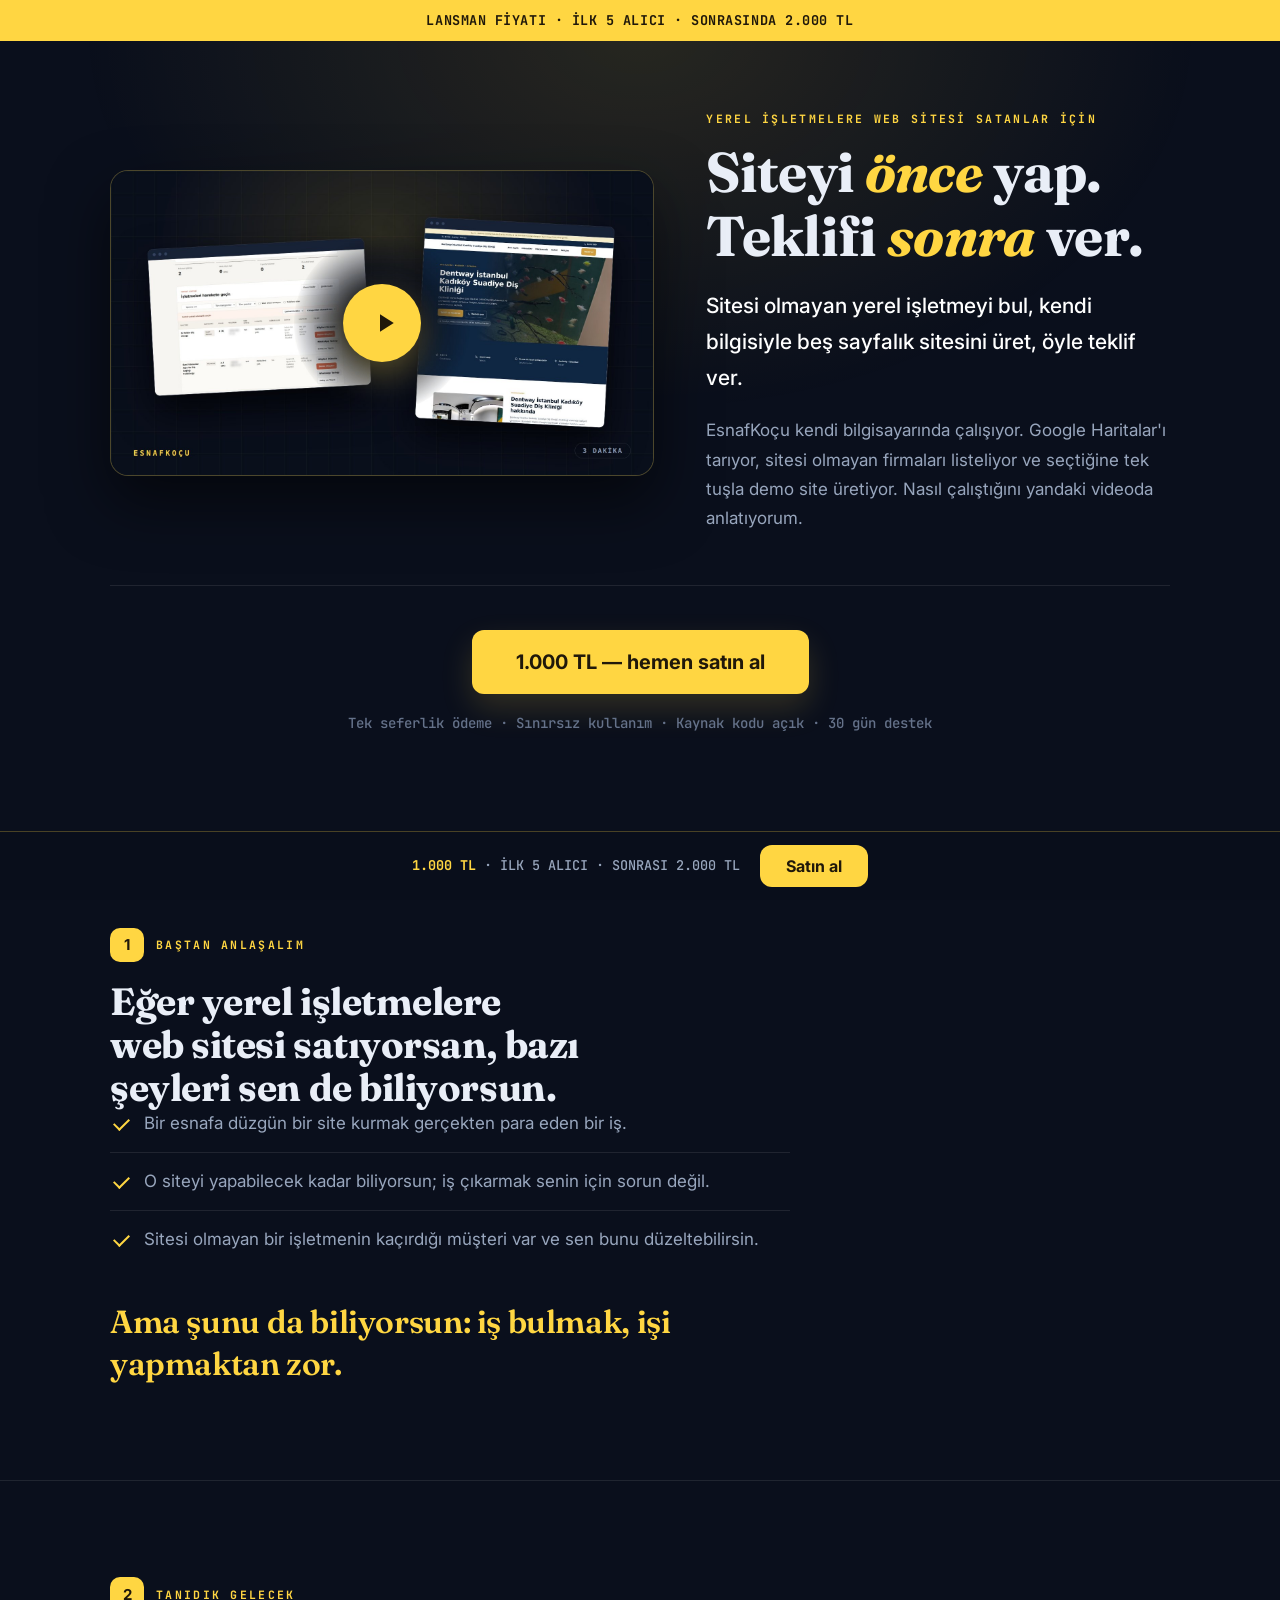
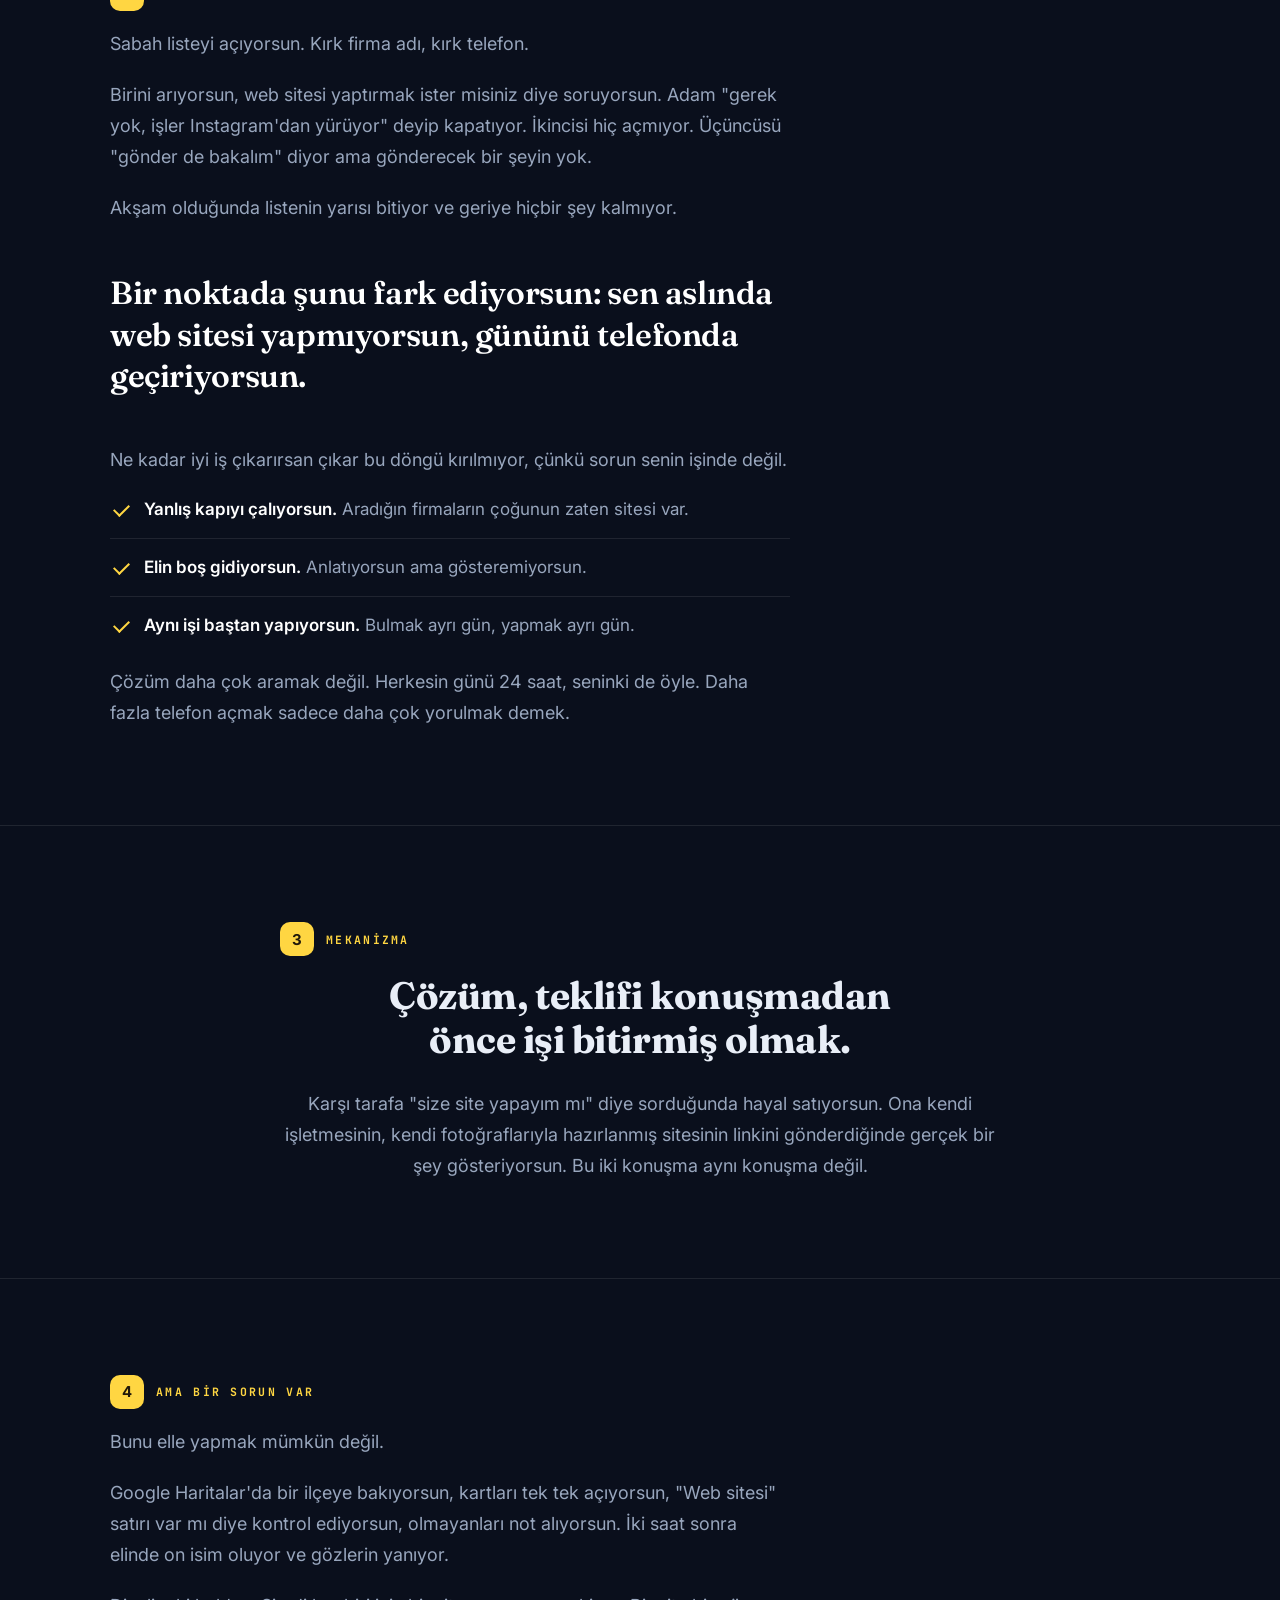
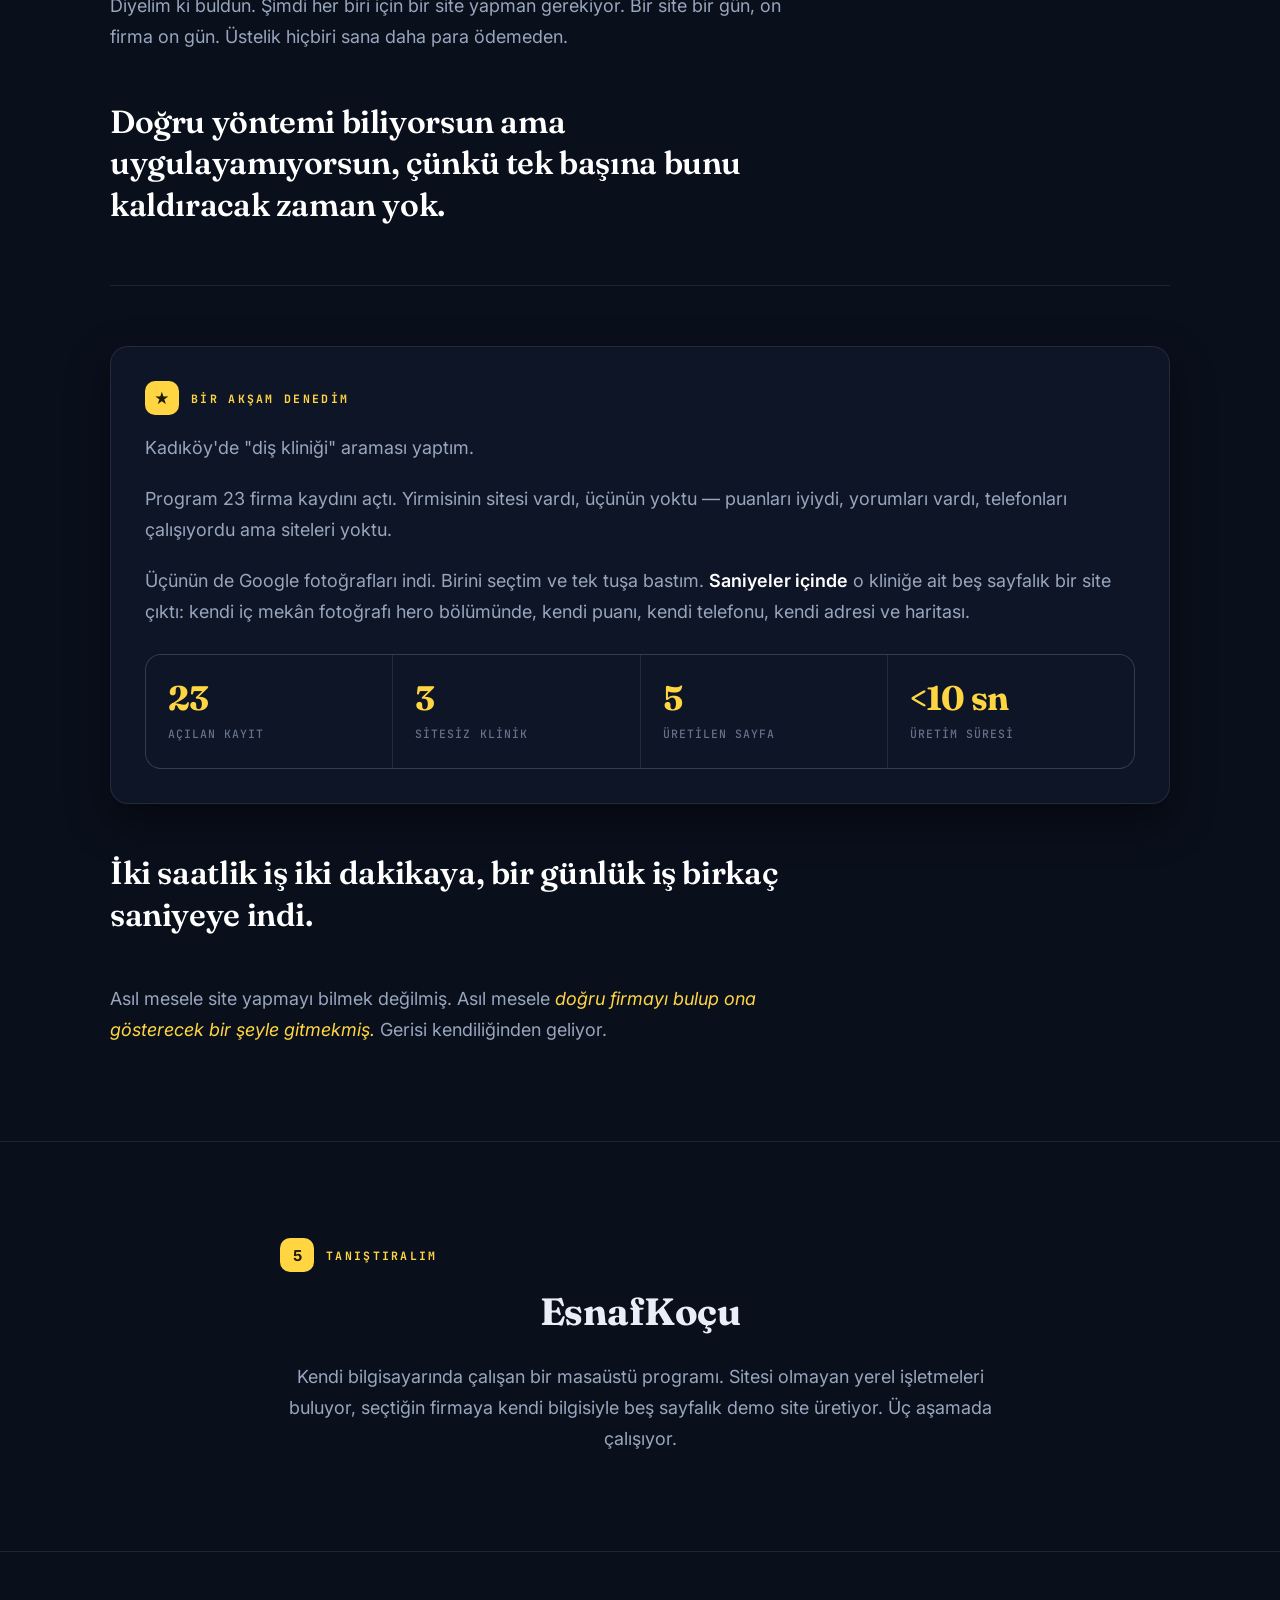
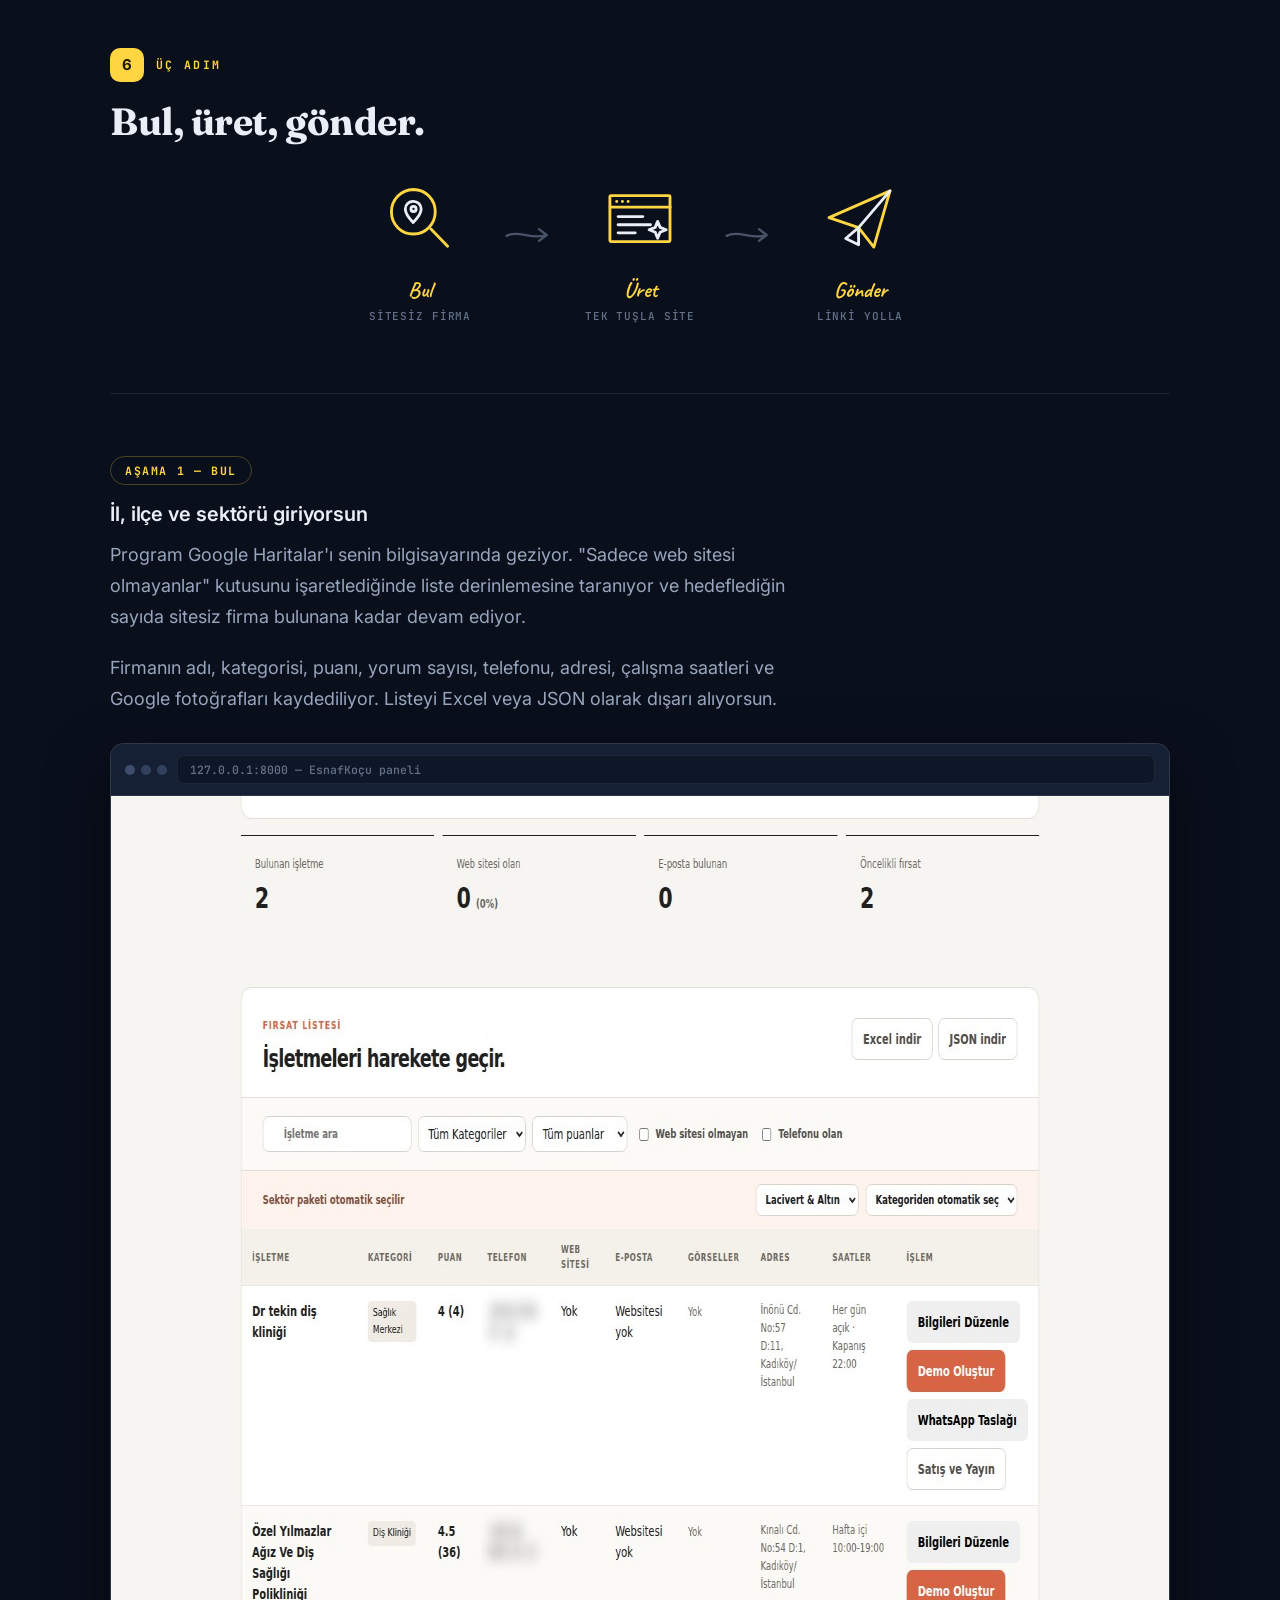
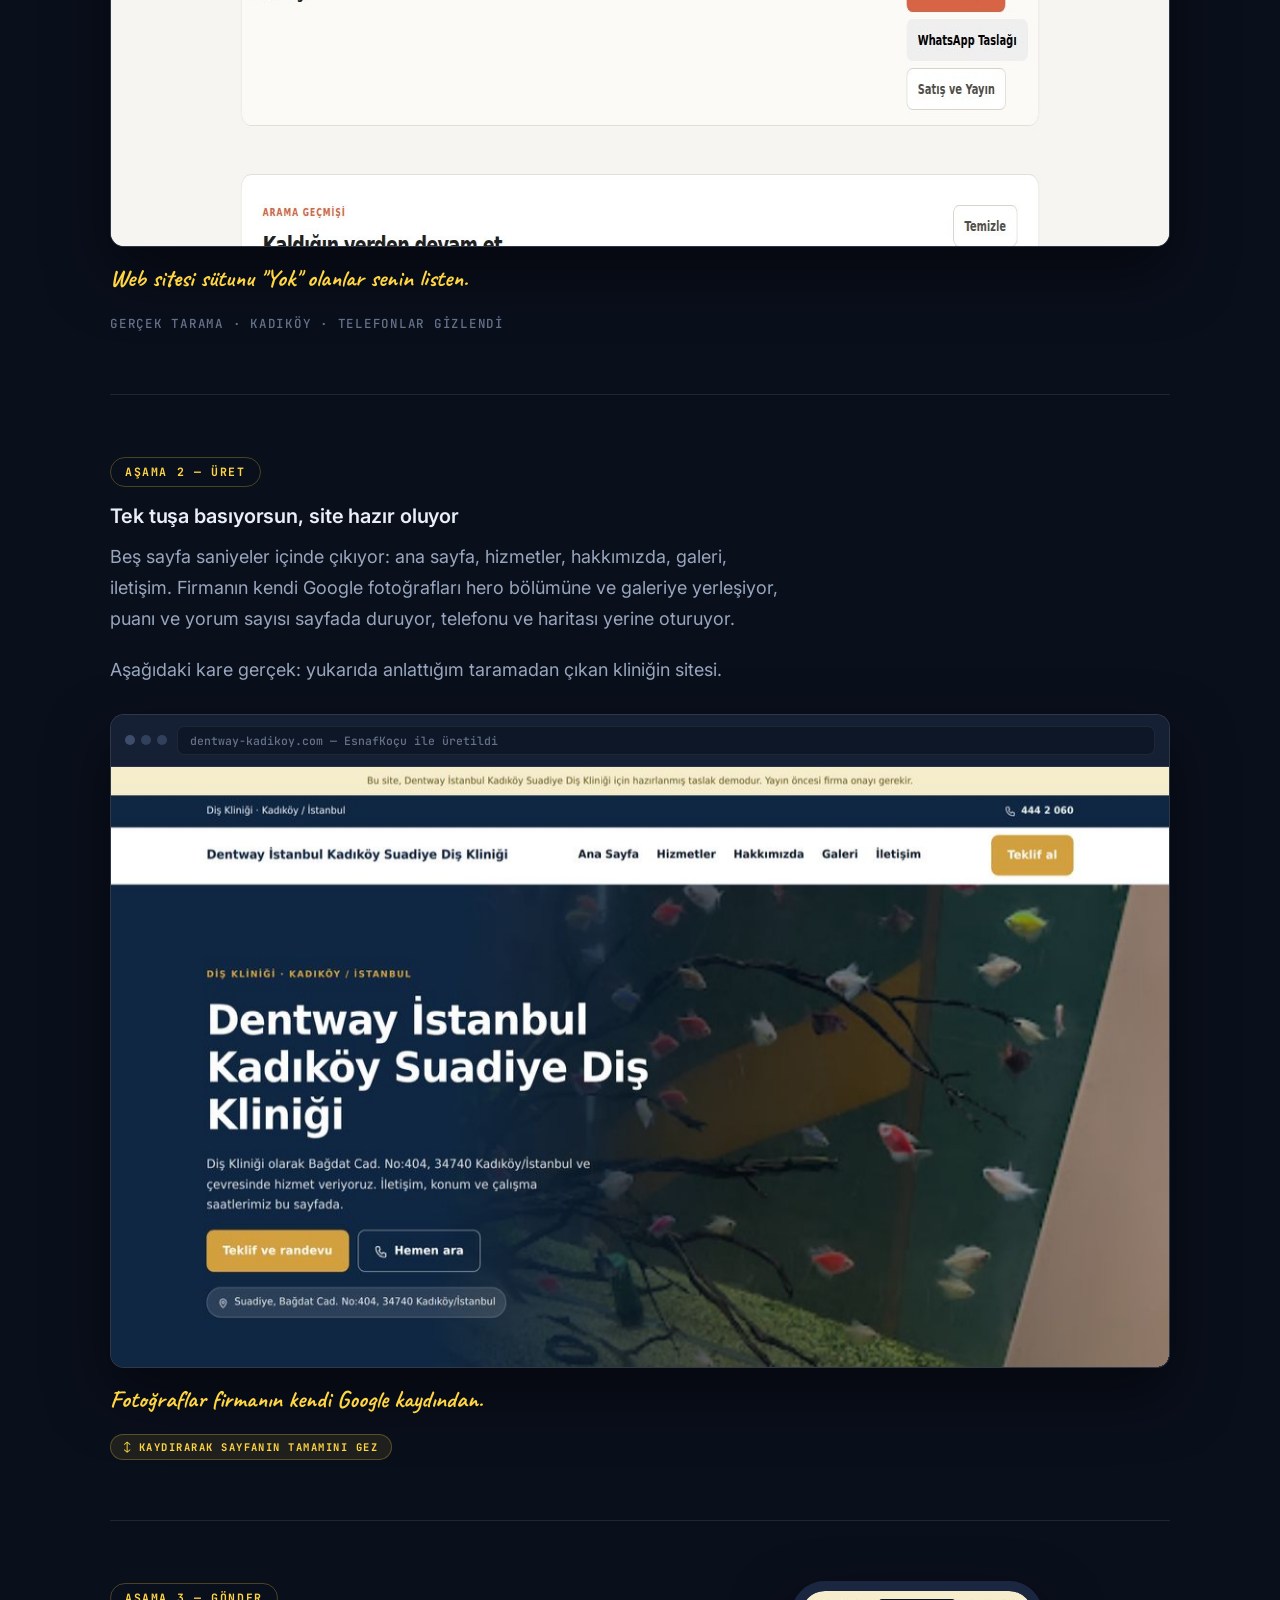
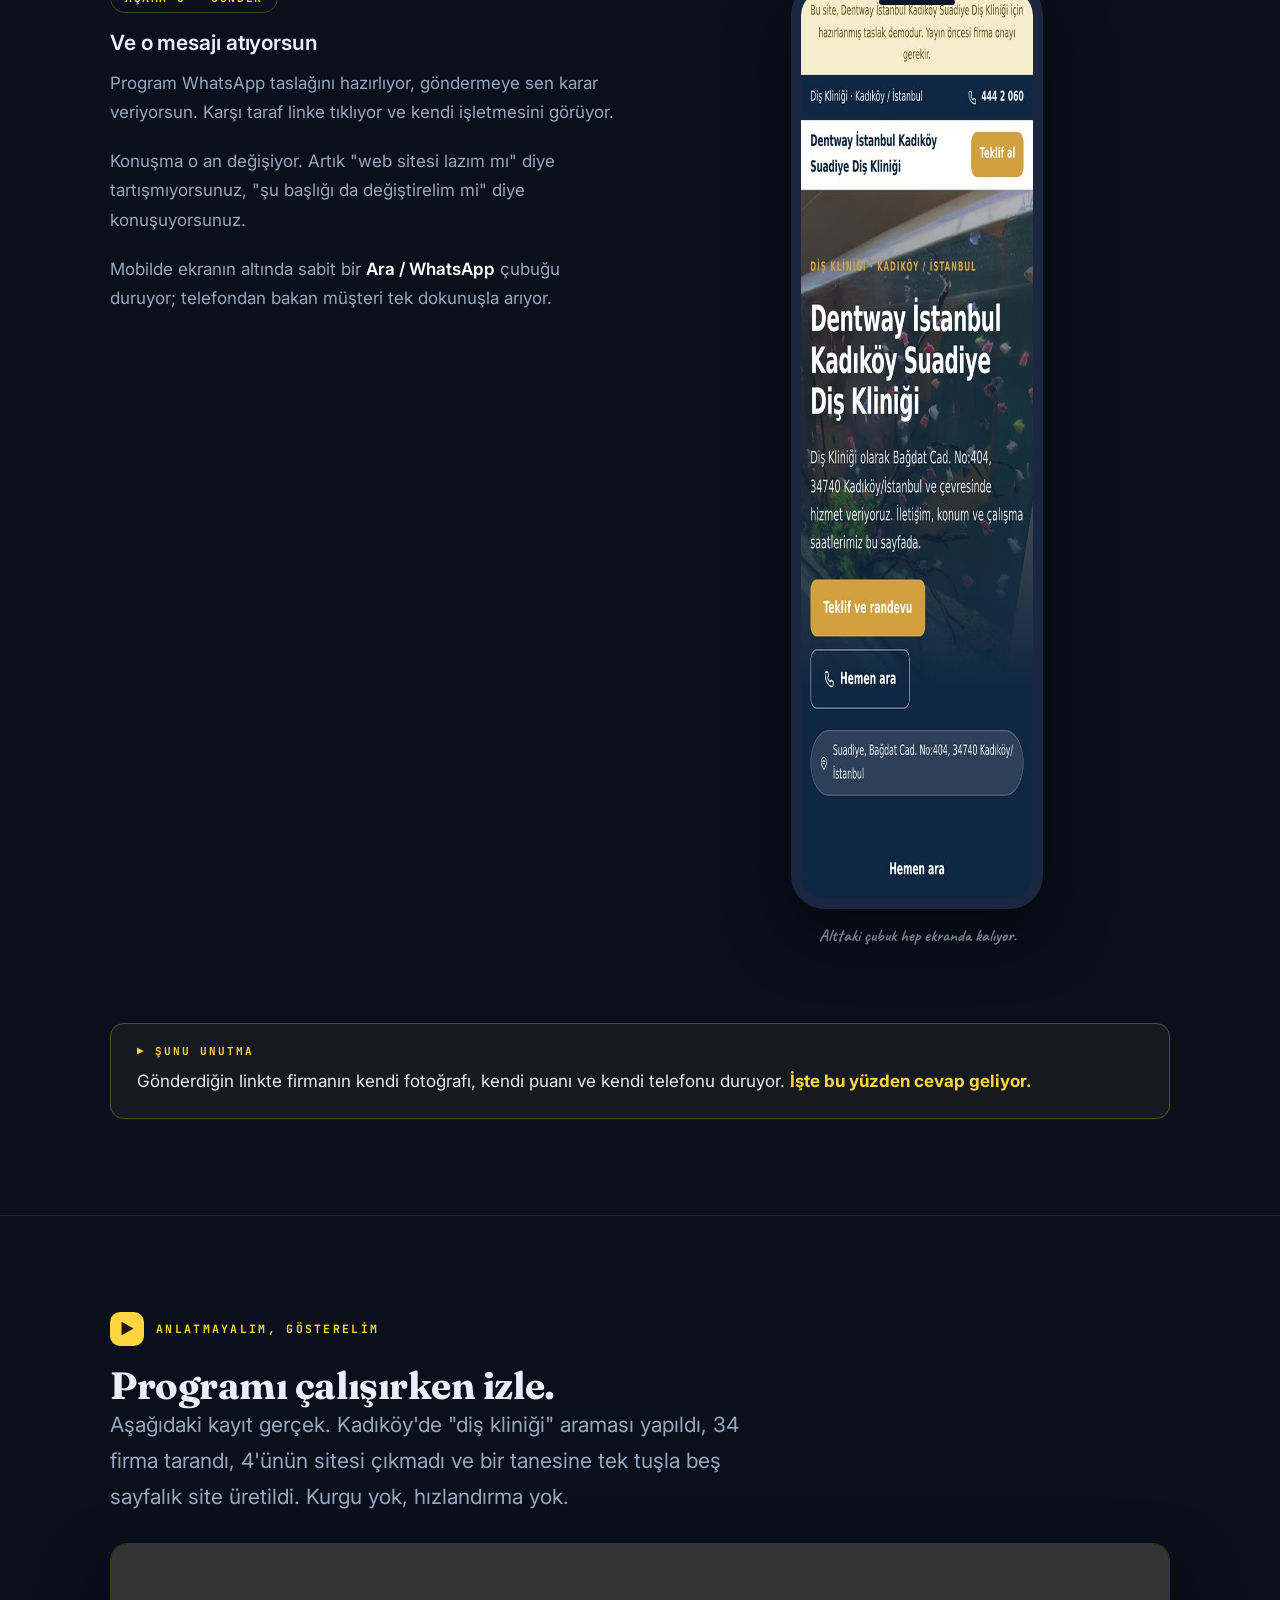
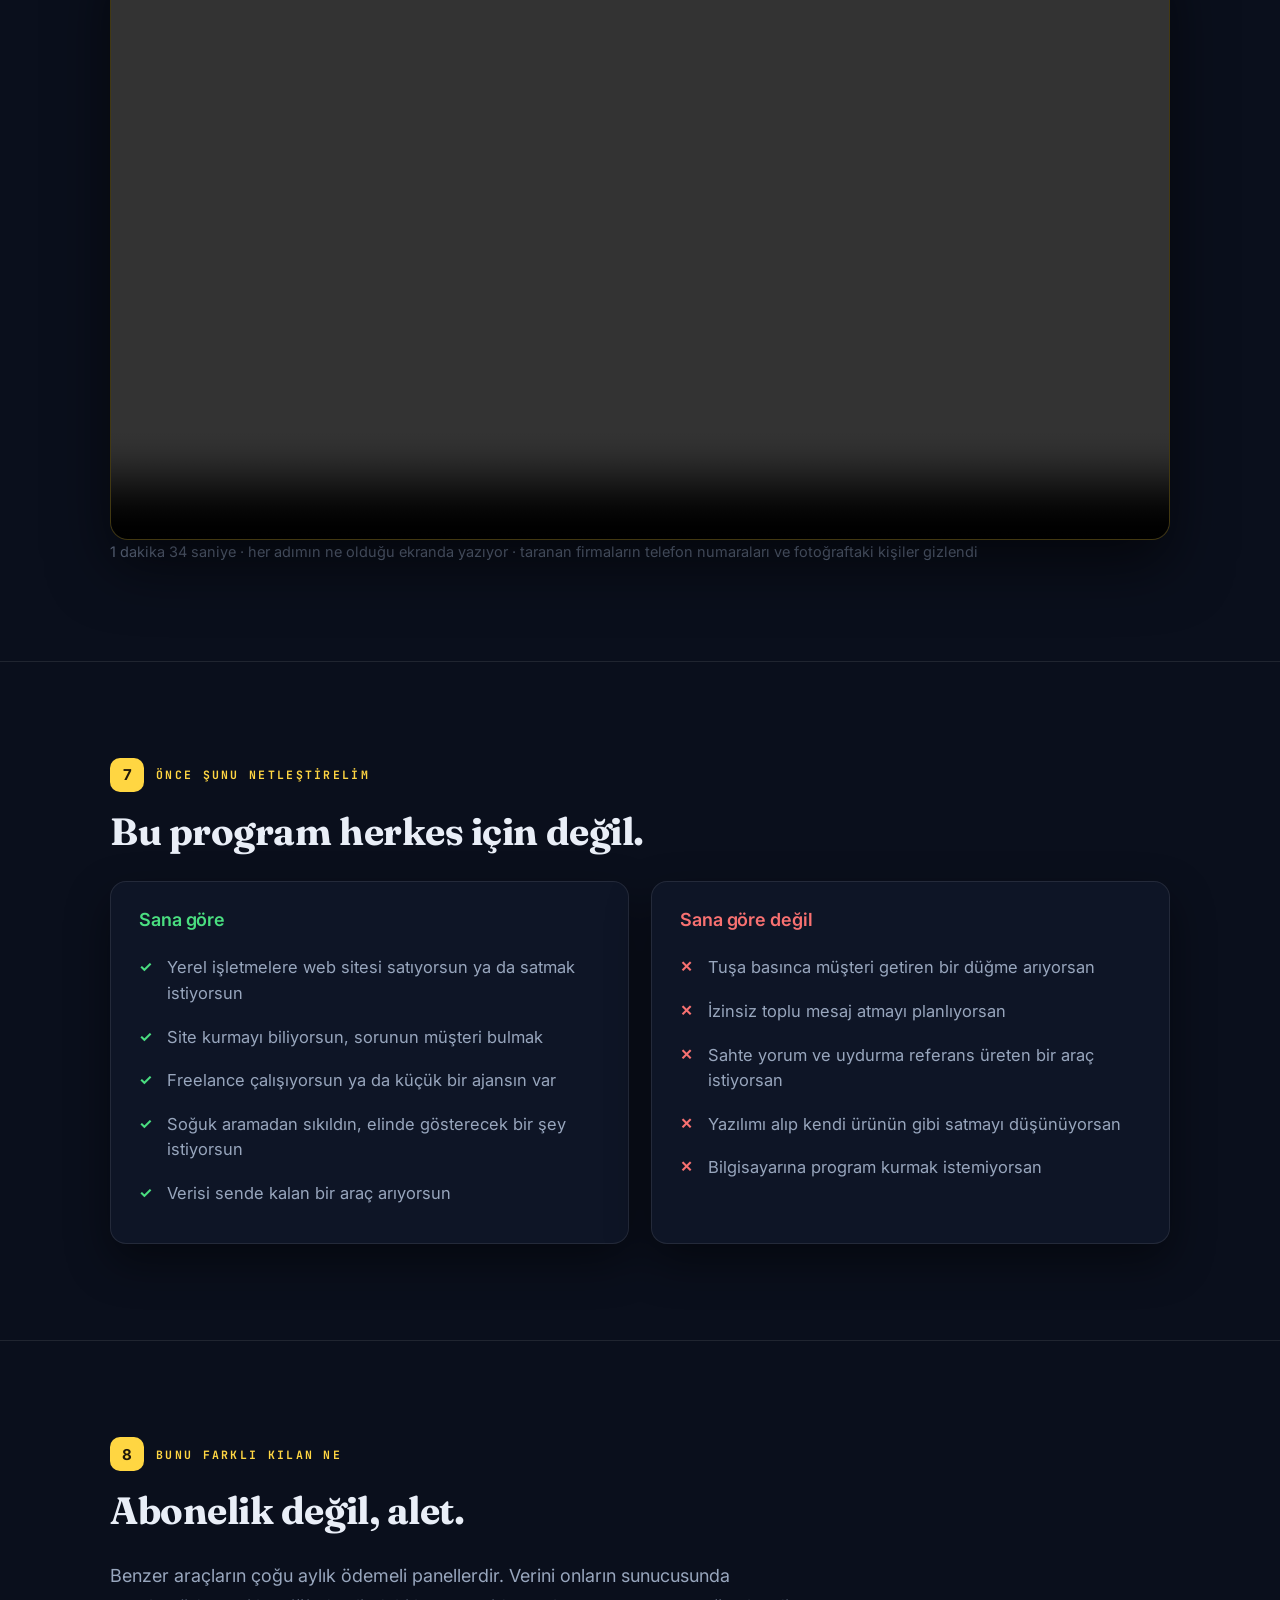
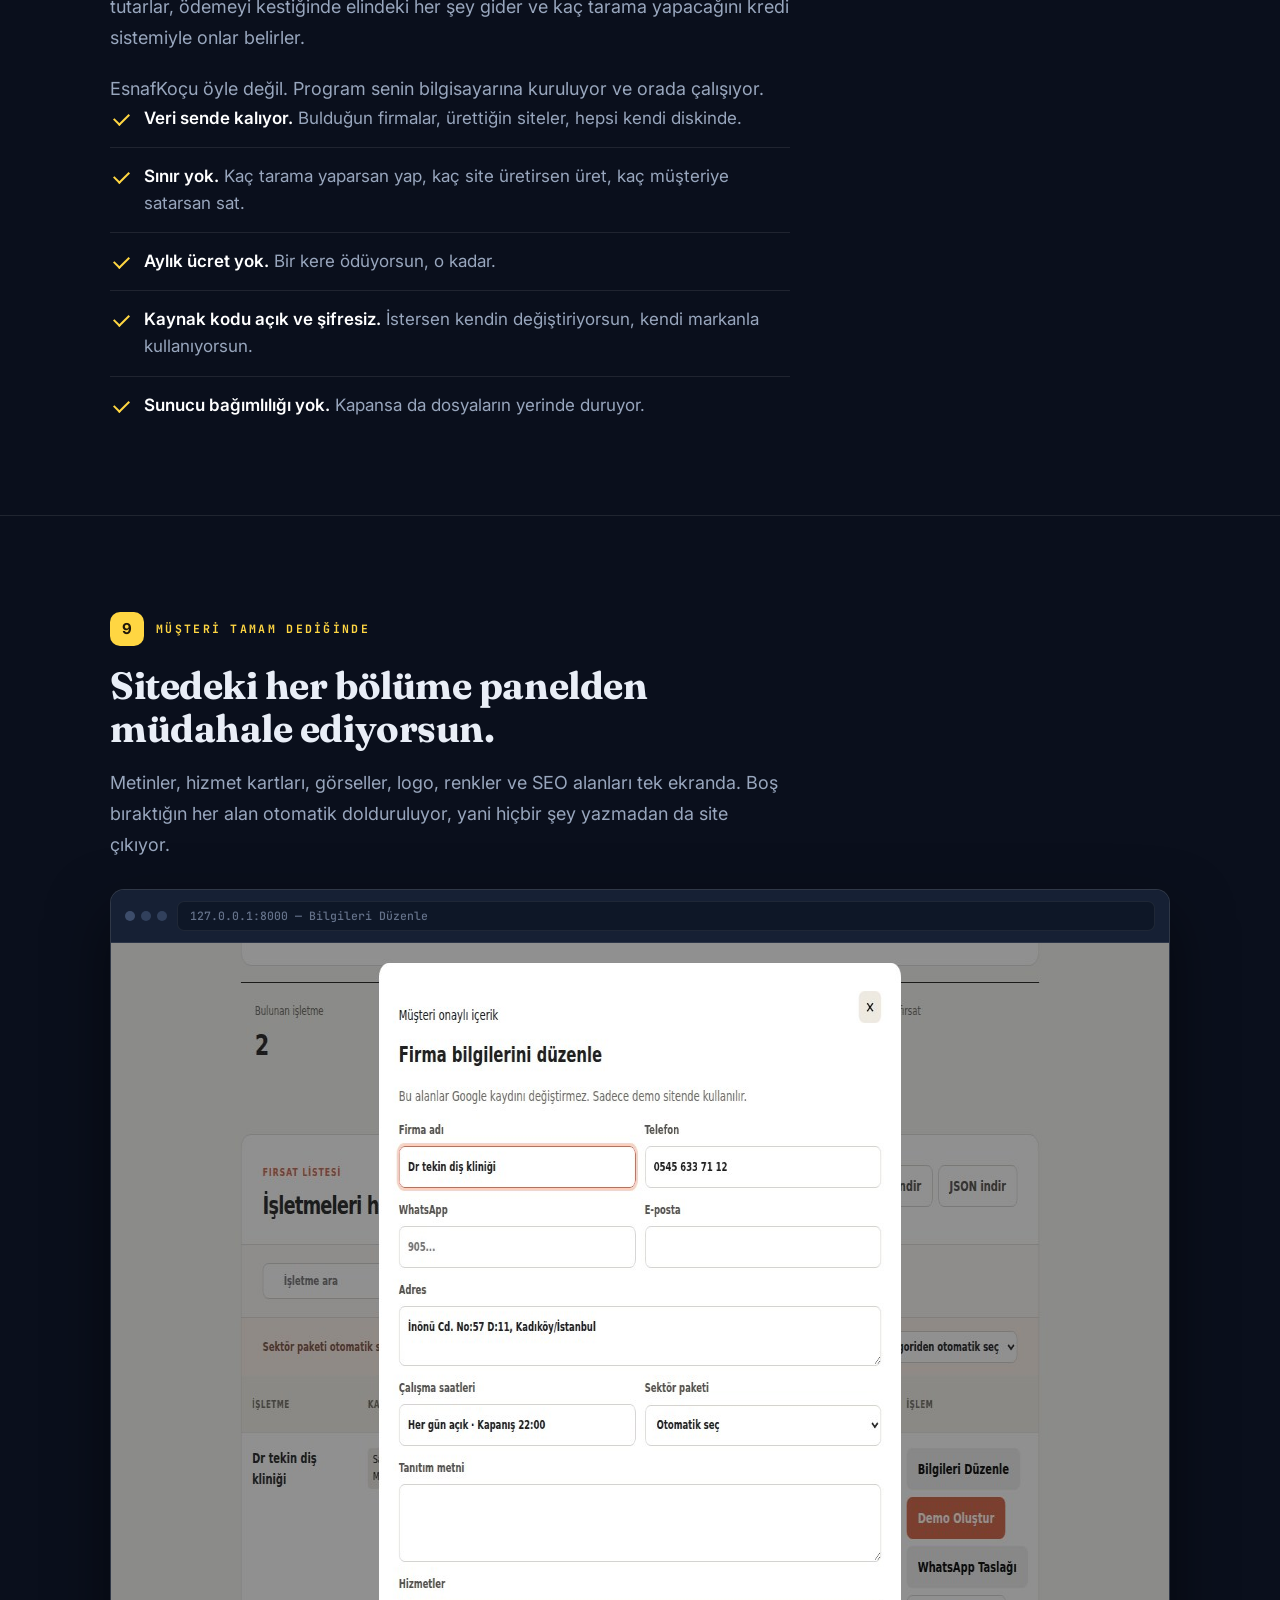
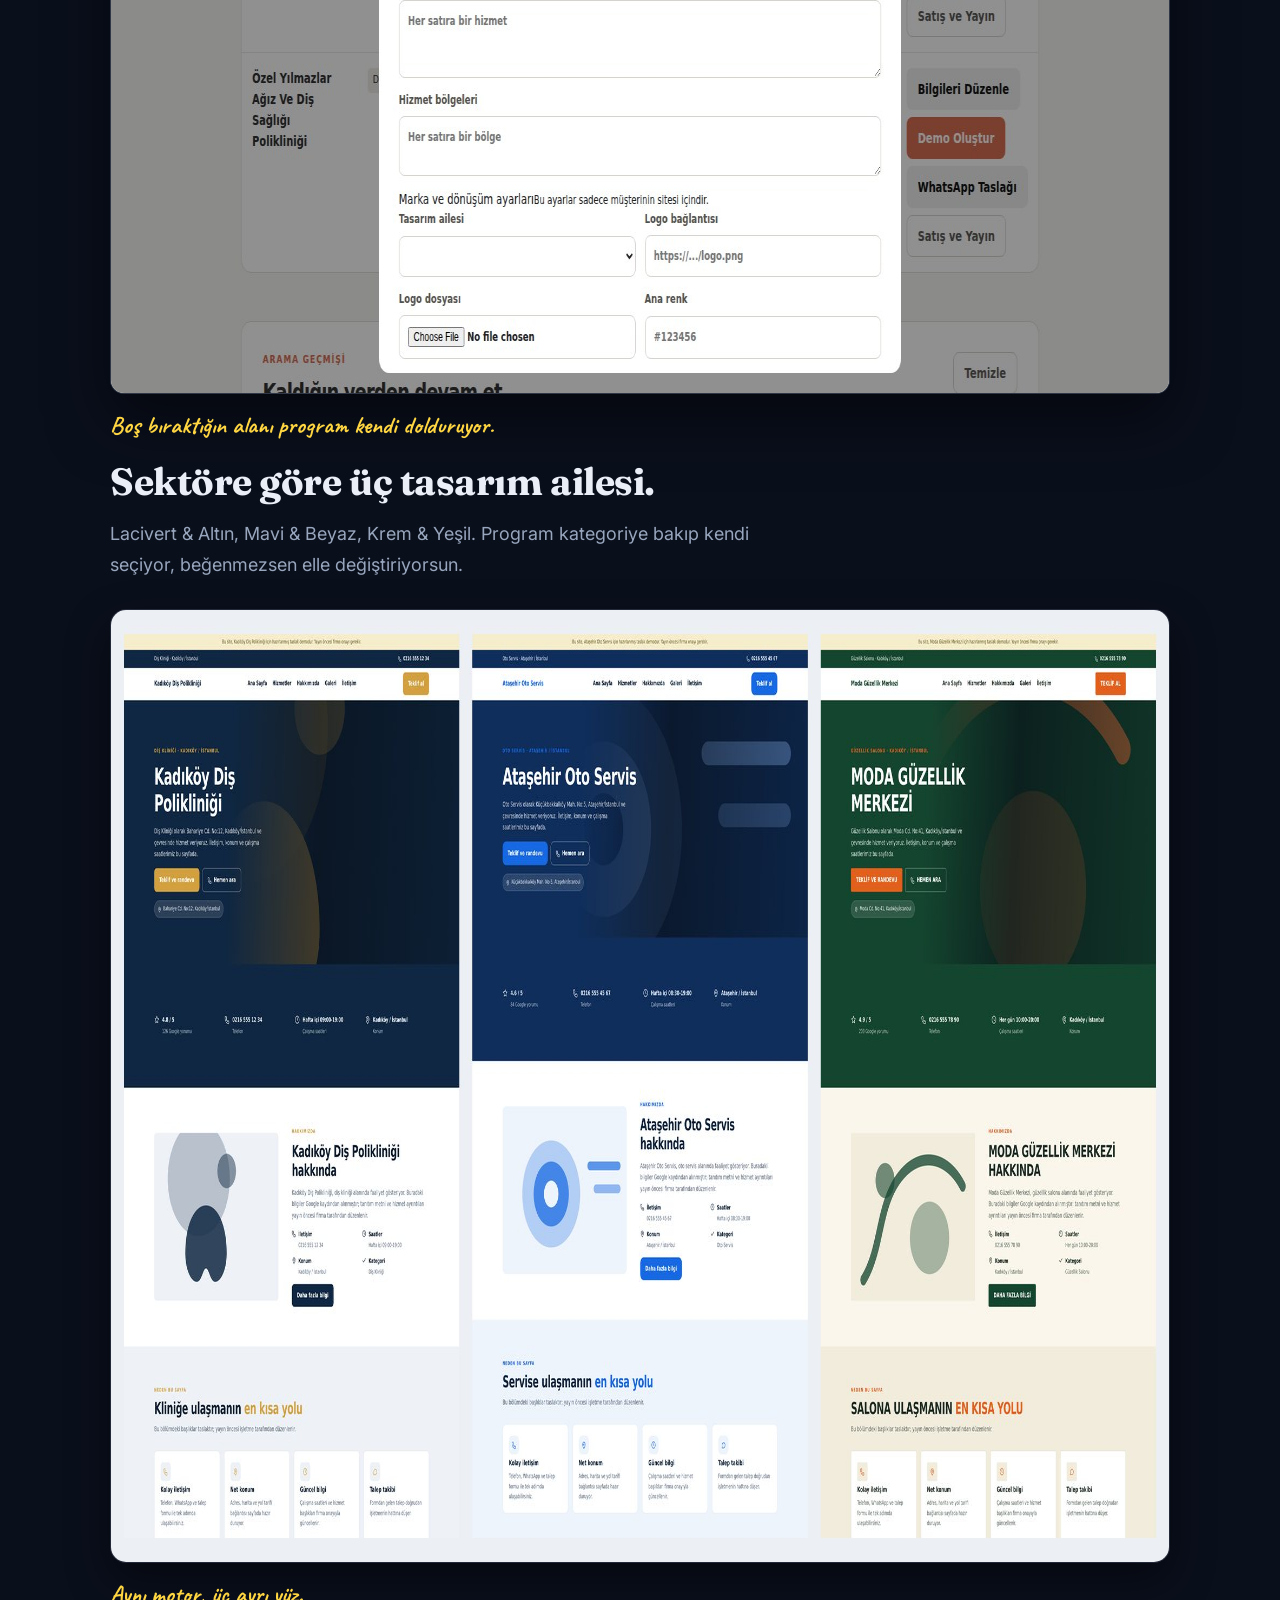
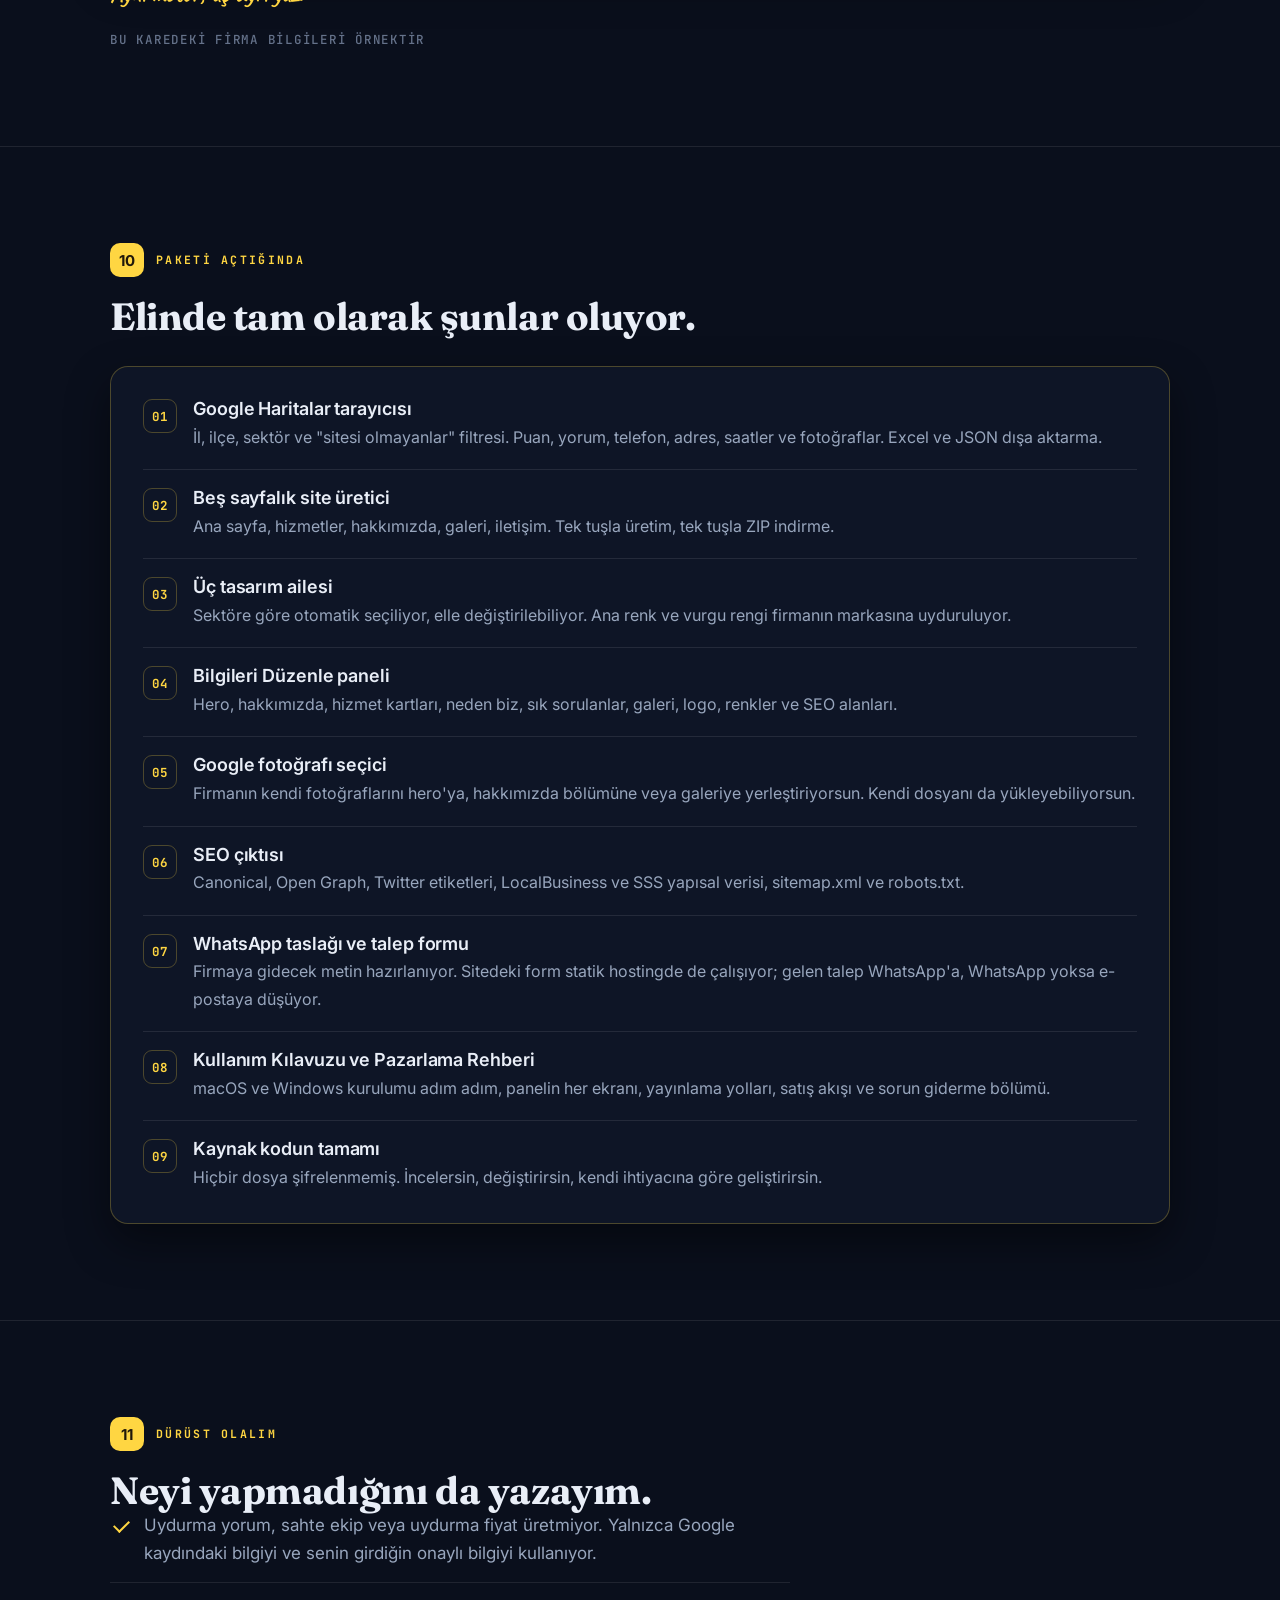
<file: index.html>
<!doctype html>
<html lang="tr">
<head>
<meta charset="utf-8">
<meta name="viewport" content="width=device-width, initial-scale=1">
<title>EsnafKoçu — Sitesi Olmayan İşletmeyi Bul, Sitesini Önceden Yap, Öyle Teklif Ver</title>
<meta name="description" content="Google Haritalar'dan web sitesi olmayan yerel işletmeleri bulan, firmanın kendi bilgisiyle beş sayfalık demo site üreten masaüstü yazılım. Sınırsız kullanım, kaynak kodu açık, tek seferlik ödeme.">
<link rel="canonical" href="https://esnafkocu.com/">
<meta property="og:type" content="website">
<meta property="og:title" content="EsnafKoçu — Sitesini önceden yap, öyle teklif ver">
<meta property="og:description" content="Sitesi olmayan yerel işletmeyi bul, tek tuşla demo sitesini üret, web sitesi hizmetini sat.">
<meta property="og:url" content="https://esnafkocu.com/">
<meta property="og:image" content="https://esnafkocu.com/img/og.jpg">
<meta property="og:locale" content="tr_TR">
<meta name="twitter:card" content="summary_large_image">
<meta name="theme-color" content="#0a0f1c">

<!-- ============================================================
     ÖLÇÜMLEME — sadece aşağıdaki iki satırı doldur, gerisi çalışır.
     GA4:  Google Analytics > Yönetici > Veri akışları > Ölçüm kimliği (G-XXXXXXXXXX)
     PIXEL: Meta Events Manager > Veri kaynakları > Piksel kimliği (sadece rakam)
     Boş bırakırsan o araç hiç yüklenmez, site normal çalışır.
     ============================================================ -->
<script>
window.EK_GA4   = "";   // örn: "G-ABCD123456"
window.EK_PIXEL = "1523263683180405";   // Satis Kodu pikseli - EnKreatif reklam hesabi
</script>
<link rel="preconnect" href="https://fonts.googleapis.com">
<link rel="preconnect" href="https://fonts.gstatic.com" crossorigin>
<link rel="stylesheet" href="https://fonts.googleapis.com/css2?family=Caveat:wght@600;700&family=Fraunces:opsz,wght@9..144,400;9..144,600;9..144,700&family=Inter:wght@400;500;600;700&family=JetBrains+Mono:wght@500;700&display=swap">
<style>
/* ============ TEMEL ============ */
:root{
  --bg:#0a0f1c; --bg-2:#0e1526; --bg-3:#131b2f;
  --gold:#ffd642; --gold-2:#e8c451;
  --text:#e9eef7; --dim:#98a6bd; --faint:#65728a;
  --line:rgba(255,255,255,.09);
  --line-2:rgba(255,214,66,.26);
  --ok:#4ade80; --no:#f87171;
  --shadow:0 18px 44px rgba(0,0,0,.45);
  --serif:'Fraunces',Georgia,serif;
  --sans:'Inter','Helvetica Neue',Helvetica,Arial,sans-serif;
  --mono:'JetBrains Mono',ui-monospace,Menlo,Consolas,monospace;

  --gutter:24px;
  --wrap:1060px;
  --measure:680px;
  --pad:96px;
  --gap:28px;
}
*{box-sizing:border-box}
html{scroll-behavior:smooth}
body{margin:0;background:var(--bg);color:var(--text);
  font:400 18px/1.72 var(--sans);-webkit-font-smoothing:antialiased;padding-bottom:80px}
img{max-width:100%;display:block}
a{color:inherit}

/* ============ IZGARA ============ */
.wrap{width:min(100% - (var(--gutter) * 2), var(--wrap));margin-inline:auto}
.text{max-width:var(--measure)}
.mid{max-width:720px;margin-inline:auto;text-align:center}
section{padding:var(--pad) 0;border-top:1px solid var(--line)}
section.plain{border-top:0}
.stack-gap > * + *{margin-top:var(--gap)}
.stack-gap > .beat{margin-top:48px}
.stack-gap > .beat + *{margin-top:48px}
.stack-gap > .hr{margin-top:60px}
.stack-gap > .hr + *{margin-top:60px}
.stack-gap > .frame + *{margin-top:40px}

/* ============ TİPOGRAFİ ============ */
h1,h2,h3{font-family:var(--serif);line-height:1.14;text-wrap:balance;margin:0;letter-spacing:-.012em}
h1{font-size:clamp(34px,5.2vw,56px);font-weight:700}
h2{font-size:clamp(26px,3.4vw,38px);font-weight:700}
h3{font-size:20px;font-weight:600;font-family:var(--sans);letter-spacing:-.005em}
p{margin:0 0 20px}
p:last-child{margin-bottom:0}
strong{font-weight:600;color:#fff}
.label{font:700 11.5px/1 var(--mono);letter-spacing:.2em;text-transform:uppercase;
  color:var(--gold);display:block;margin-bottom:18px}
.lede{font-size:clamp(19px,2.1vw,21px);color:var(--dim)}
.body{color:var(--dim)}
.body strong{color:#fff}
.beat{font-family:var(--serif);font-weight:600;font-size:clamp(24px,3vw,32px);line-height:1.3;
  color:#fff;letter-spacing:-.012em;margin:0}
.beat.gold{color:var(--gold)}
.mark{color:var(--gold);font-style:italic}
.note{font:500 14px/1.6 var(--mono);color:var(--faint)}
.hr{height:1px;background:var(--line);border:0;margin:0}

/* ============ ÜST ŞERİT ============ */
.bar{background:var(--gold);color:#20180a;text-align:center;padding:11px 16px;
  font:700 13.5px/1.4 var(--mono);letter-spacing:.04em}

/* ============ HERO ============ */
.hero{padding:72px 0 var(--pad);position:relative;overflow:hidden;border-top:0}
.hero-grid{display:grid;grid-template-columns:1.08fr .92fr;gap:52px;align-items:center}
.hero-text .label{margin-bottom:16px}
.hero-text h1{margin-bottom:20px}
.hero-text .lede{color:#fff;font-weight:500}
.hero-text .sub{margin-top:16px;color:var(--dim);font-size:17px}
.hero-cta{text-align:center;margin-top:52px;padding-top:44px;border-top:1px solid var(--line)}
.hero-cta .note{margin-top:18px}
.hero:before{content:"";position:absolute;left:50%;top:-420px;transform:translateX(-50%);
  width:1200px;height:820px;border-radius:50%;pointer-events:none;
  background:radial-gradient(ellipse,rgba(255,214,66,.12),rgba(255,214,66,0) 66%)}
.hero .wrap{position:relative}
.hero h1 em{font-style:italic;color:var(--gold)}

/* ============ VİDEO ============ */
.vsl{margin:0}
.vsl-play{aspect-ratio:16/9}
.vsl-play img{height:100%;object-fit:cover}
.vsl-play{display:block;width:100%;position:relative;padding:0;border:1px solid var(--line-2);
  background:#0d1424;border-radius:18px;overflow:hidden;cursor:pointer;
  box-shadow:0 26px 60px rgba(0,0,0,.55);transition:transform .18s,box-shadow .18s}
.vsl-play:hover{transform:translateY(-3px);box-shadow:0 32px 72px rgba(0,0,0,.6)}
.vsl-play img{width:100%}
.vsl-play .play{position:absolute;left:50%;top:50%;transform:translate(-50%,-50%);
  width:78px;height:78px;border-radius:50%;background:var(--gold);color:#20180a;
  display:flex;align-items:center;justify-content:center;padding-left:5px;
  box-shadow:0 12px 34px rgba(255,214,66,.3);transition:transform .18s}
.vsl-play:hover .play{transform:translate(-50%,-50%) scale(1.06)}
.vsl-hint{position:absolute;left:50%;bottom:20px;transform:translateX(-50%);white-space:nowrap;
  font:700 11.5px/1 var(--mono);letter-spacing:.16em;text-transform:uppercase;color:var(--gold);
  background:rgba(10,15,28,.8);border:1px solid var(--line-2);border-radius:999px;padding:9px 16px}
.vsl-frame{position:relative;width:100%;aspect-ratio:16/9;border:1px solid var(--line-2);
  border-radius:18px;overflow:hidden;background:#000;box-shadow:0 26px 60px rgba(0,0,0,.55)}
.vsl-frame iframe,.vsl-frame video{position:absolute;inset:0;width:100%;height:100%;border:0}

/* ============ BUTON ============ */
.btn{display:inline-flex;align-items:center;justify-content:center;
  background:var(--gold);color:#20180a;text-decoration:none;
  font:700 18px/1 var(--sans);padding:19px 36px;border-radius:12px;
  box-shadow:0 14px 32px rgba(255,214,66,.16);transition:transform .15s,box-shadow .15s}
.btn:hover{transform:translateY(-2px);box-shadow:0 18px 40px rgba(255,214,66,.24)}
.btn.big{font-size:20px;padding:22px 44px}

/* ============ LİSTELER ============ */
.check{list-style:none;padding:0;margin:0}
.check li{padding:15px 0 15px 34px;position:relative;border-bottom:1px solid var(--line);
  font-size:17px;color:var(--dim);line-height:1.6}
.check li:last-child{border-bottom:0;padding-bottom:0}
.check li:first-child{padding-top:0}
.check li:before{content:"";position:absolute;left:4px;top:23px;width:13px;height:7px;
  border-left:2.5px solid var(--gold);border-bottom:2.5px solid var(--gold);transform:rotate(-45deg)}
.check li:first-child:before{top:8px}
.check b{font-weight:600;color:#fff}

/* ============ AŞAMALAR ============ */
.stage{display:grid;grid-template-columns:1fr 1fr;gap:48px;align-items:center;
  padding:48px 0;border-top:1px solid var(--line)}
.stage:first-of-type{border-top:0;padding-top:0}
.stage:last-of-type{padding-bottom:0}
.tag{display:inline-block;font:700 11.5px/1 var(--mono);letter-spacing:.14em;text-transform:uppercase;
  color:var(--gold);border:1px solid var(--line-2);border-radius:999px;padding:8px 14px;margin-bottom:18px}
.stage h3{margin-bottom:14px;font-size:21px}
.stage p{font-size:17px;color:var(--dim)}
/* --- tarayıcı çerçevesi --- */
.frame{border:1px solid var(--line);border-radius:16px;overflow:hidden;background:#0d1424;box-shadow:var(--shadow)}
.browser{border:1px solid rgba(255,255,255,.13);border-radius:14px;overflow:hidden;
  background:#111a2c;box-shadow:0 26px 60px rgba(0,0,0,.5)}
.browser .chrome{display:flex;align-items:center;gap:10px;padding:11px 14px;
  background:#162034;border-bottom:1px solid rgba(255,255,255,.09)}
.browser .dots{display:flex;gap:6px;flex:0 0 auto}
.browser .dots i{width:10px;height:10px;border-radius:50%;background:#31405c;display:block}
.browser .dots i:first-child{background:#3d4d6b}
.browser .url{flex:1;background:#0e1727;border:1px solid rgba(255,255,255,.07);border-radius:7px;
  padding:5px 12px;font:500 11.5px/1.5 var(--mono);color:var(--faint);
  overflow:hidden;text-overflow:ellipsis;white-space:nowrap}
.browser .shot{max-height:600px;overflow-y:auto;background:#fff}
.browser .shot img{width:100%}
.browser .shot.fit{max-height:none}
.scroll-note{font:700 10.5px/1 var(--mono);letter-spacing:.14em;text-transform:uppercase;
  color:var(--gold);background:rgba(255,214,66,.09);border:1px solid var(--line-2);
  border-radius:999px;padding:7px 13px;display:inline-block}

/* --- el yazısı + künye --- */
.hand{font:700 24px/1.25 'Caveat','Segoe Script','Bradley Hand',cursive;color:var(--gold);margin-top:16px}
.cap{font:500 12.5px/1.7 var(--mono);letter-spacing:.06em;text-transform:uppercase;
  color:var(--faint);margin-top:8px}
figure{margin:0}

/* --- çizim şeridi --- */
.sketch{display:flex;align-items:flex-start;justify-content:center;gap:8px;flex-wrap:wrap;
  padding:8px 0}
.sketch .step{width:150px;text-align:center}
.sketch .step svg{margin-inline:auto}
.sketch .step b{display:block;font:700 22px/1.25 'Caveat','Segoe Script','Bradley Hand',cursive;color:var(--gold);margin-top:8px}
.sketch .step span{display:block;font:500 11px/1.5 var(--mono);letter-spacing:.08em;
  text-transform:uppercase;color:var(--faint);margin-top:4px}
.sketch .arrow{flex:0 0 auto;margin-top:44px;opacity:.7}

/* --- uyarı kutusu --- */
.callout{border:1px solid var(--line-2);border-radius:14px;padding:22px 26px;
  background:rgba(255,214,66,.05)}
.callout .k{font:700 11px/1 var(--mono);letter-spacing:.18em;text-transform:uppercase;
  color:var(--gold);display:block;margin-bottom:10px}
.callout p{margin:0;color:var(--text);font-size:17px}
.callout b{color:var(--gold)}

.phone{max-width:252px}
.device{position:relative;border:10px solid #1b2740;border-radius:34px;overflow:hidden;
  background:#1b2740;box-shadow:0 26px 60px rgba(0,0,0,.55)}
.device:before{content:"";position:absolute;left:50%;top:8px;transform:translateX(-50%);
  width:76px;height:6px;border-radius:99px;background:#0e1727;z-index:2}
.device img{width:100%;border-radius:24px}

/* ============ İKİ SÜTUN KART ============ */
.duo{display:grid;grid-template-columns:1fr 1fr;gap:22px}
.panel{background:var(--bg-2);border:1px solid var(--line);border-radius:16px;padding:28px;box-shadow:var(--shadow)}
.panel h3{margin-bottom:16px;font-size:18px}
.panel ul{list-style:none;margin:0;padding:0}
.panel li{padding:9px 0 9px 28px;position:relative;font-size:16.5px;color:var(--dim);line-height:1.55}
.panel li:before{position:absolute;left:0;top:9px;font:700 15px/1.55 var(--sans)}
.panel.go li:before{content:"✓";color:var(--ok)}
.panel.no li:before{content:"✕";color:var(--no)}
.panel.go h3{color:var(--ok)}
.panel.no h3{color:var(--no)}
.panel.quiet{background:transparent;box-shadow:none}
.panel.quiet h3{color:var(--faint)}
.panel.hi{border-color:var(--line-2)}
.panel.hi h3{color:var(--gold)}
.panel.quiet li,.panel.hi li{padding-left:20px}
.panel.quiet li:before,.panel.hi li:before{content:"—";color:var(--faint)}
.panel.hi li:before{color:var(--gold)}

/* ============ TEKLİF YIĞINI ============ */
.stack{background:var(--bg-2);border:1px solid var(--line-2);border-radius:18px;
  padding:32px;box-shadow:var(--shadow)}
.stack .row{display:grid;grid-template-columns:34px 1fr;gap:16px;padding:18px 0;border-top:1px solid var(--line)}
.stack .row:first-child{border-top:0;padding-top:0}
.stack .row:last-child{padding-bottom:0}
.stack .ico{font:700 12.5px/34px var(--mono);color:var(--gold);text-align:center;
  border:1px solid var(--line-2);border-radius:9px;height:34px}
.stack h3{font-size:18px;margin-bottom:4px}
.stack p{color:var(--dim);font-size:16px}

/* ============ FİYAT ============ */
.pricebox{background:linear-gradient(180deg,var(--bg-3),var(--bg-2));
  border:1px solid var(--line-2);border-radius:20px;padding:46px 34px;
  max-width:600px;margin-inline:auto;text-align:center;box-shadow:var(--shadow)}
.limit{display:inline-flex;align-items:center;gap:9px;background:rgba(255,214,66,.09);
  border:1px solid var(--line-2);color:var(--gold);border-radius:999px;
  padding:9px 18px;font:700 12.5px/1 var(--mono);letter-spacing:.08em;margin-bottom:22px}
.dot{width:8px;height:8px;border-radius:50%;background:var(--gold);display:inline-block;
  box-shadow:0 0 0 0 rgba(255,214,66,.55);animation:pulse 2.2s infinite}
@keyframes pulse{70%{box-shadow:0 0 0 10px rgba(255,214,66,0)}100%{box-shadow:0 0 0 0 rgba(255,214,66,0)}}
@media (prefers-reduced-motion:reduce){.dot{animation:none}}
.old{font:500 18px/1 var(--mono);color:var(--faint);text-decoration:line-through}
.now{font:700 clamp(48px,7vw,68px)/1 var(--serif);color:var(--gold);margin:10px 0 12px}

.refund{margin-top:20px;padding-top:18px;border-top:1px solid var(--line);
  font:500 13px/1.9 var(--mono);color:var(--faint)}
.refund b{color:var(--gold)}
.refund a{color:var(--gold-2);text-decoration:none;white-space:nowrap}
.refund a:hover{text-decoration:underline}

/* ============ SSS ============ */
details{border-bottom:1px solid var(--line);padding:20px 0}
details:first-of-type{padding-top:0}
summary{cursor:pointer;font:600 17.5px/1.5 var(--sans);list-style:none;
  display:flex;justify-content:space-between;gap:24px;color:#fff}
summary::-webkit-details-marker{display:none}
summary:after{content:"+";color:var(--gold);font-size:24px;line-height:1.1}
details[open] summary:after{content:"–"}
details p{margin-top:14px;color:var(--dim);font-size:16.5px;max-width:var(--measure)}

/* ============ SABİT ÇUBUK ============ */
.sticky{position:fixed;left:0;right:0;bottom:0;z-index:50;background:rgba(10,15,28,.96);
  backdrop-filter:blur(10px);border-top:1px solid var(--line-2);padding:13px var(--gutter);
  display:flex;align-items:center;justify-content:center;gap:20px}
.sticky span{color:var(--dim);font:500 13.5px/1 var(--mono);white-space:nowrap}
.sticky b{color:var(--gold)}
.sticky .btn{padding:13px 26px;font-size:16px;box-shadow:none}

footer{padding:44px 0 34px;font:500 13.5px/1.9 var(--mono);color:var(--faint);
  text-align:center;border-top:1px solid var(--line)}
footer a{color:var(--gold-2)}
.legal-nav{display:flex;flex-wrap:wrap;justify-content:center;gap:10px 22px;
  margin-bottom:26px;padding-bottom:24px;border-bottom:1px solid var(--line)}
.legal-nav a{text-decoration:none;white-space:nowrap}
.legal-nav a:hover{text-decoration:underline}


/* ============ RÜTBE ROZETİ ============ */
.badge-row{display:flex;align-items:center;gap:12px;margin-bottom:18px}
.badge{flex:0 0 auto;width:34px;height:34px;border-radius:10px;background:var(--gold);
  color:#20180a;display:flex;align-items:center;justify-content:center;
  font:700 15px/1 var(--sans)}
.badge-row .label{margin:0}

/* ============ KART PANEL ============ */
.card-panel{border:1px solid var(--line);border-radius:18px;padding:34px;background:var(--bg-2);
  box-shadow:var(--shadow)}
.card-panel .text{max-width:none}

/* ============ SAYI ŞERİDİ ============ */
.stats{display:grid;grid-template-columns:repeat(4,1fr);gap:1px;background:var(--line);
  border:1px solid var(--line);border-radius:16px;overflow:hidden}
.stats div{background:var(--bg-2);padding:26px 22px}
.stats b{display:block;font:700 34px/1 var(--serif);color:var(--gold);letter-spacing:-.02em}
.stats span{display:block;font:500 11.5px/1.5 var(--mono);letter-spacing:.09em;
  text-transform:uppercase;color:var(--faint);margin-top:10px}
@media (max-width:768px){.stats{grid-template-columns:repeat(2,1fr)}}

/* ============ MOBİL ============ */
@media (max-width:768px){
  :root{--pad:56px;--gap:22px;--gutter:20px}
  body{font-size:17px}
  .stage,.duo{grid-template-columns:1fr;gap:24px}
  .stage{padding:32px 0}
  .phone{max-width:240px;margin-inline:auto}
  .stack{padding:24px 20px}
  .pricebox{padding:34px 22px}
  .hero-grid{grid-template-columns:1fr;gap:30px}
  .hero-grid .vsl{order:2}
  .hero-grid .hero-text{order:1}
  .hero-cta{margin-top:34px;padding-top:30px}
  .vsl-play .play{width:60px;height:60px}
  .vsl-play .play svg{width:24px;height:24px}
  .vsl-hint{bottom:12px;font-size:10px;padding:7px 12px}
  .sticky span{display:none}
}
</style>
</head>
<body>

<div class="bar">LANSMAN FİYATI · İLK 5 ALICI · SONRASINDA 2.000 TL</div>

<!-- ============ HERO ============ -->
<header class="hero">
  <div class="wrap">
    <div class="hero-grid">
      <div class="vsl" id="vsl">
        <button class="vsl-play" type="button" aria-label="Tanıtım videosunu oynat">
          <img src="img/vsl-poster.jpg" alt="EsnafKoçu tanıtım videosu" width="1600" height="900" fetchpriority="high">
          <span class="play"><svg viewBox="0 0 24 24" width="30" height="30" aria-hidden="true"><path d="M8 5v14l11-7z" fill="currentColor"/></svg></span>
        </button>
      </div>

      <div class="hero-text">
        <span class="label">Yerel işletmelere web sitesi satanlar için</span>
        <h1>Siteyi <em>önce</em> yap.<br>Teklifi <em>sonra</em> ver.</h1>
        <p class="lede">Sitesi olmayan yerel işletmeyi bul, kendi bilgisiyle beş sayfalık sitesini üret, öyle teklif ver.</p>
        <p class="sub">EsnafKoçu kendi bilgisayarında çalışıyor. Google Haritalar'ı tarıyor, sitesi olmayan firmaları listeliyor ve seçtiğine tek tuşla demo site üretiyor. Nasıl çalıştığını yandaki videoda anlatıyorum.</p>
      </div>
    </div>

    <div class="hero-cta">
      <a class="btn big" href="#satinal">1.000 TL — hemen satın al</a>
      <p class="note">Tek seferlik ödeme · Sınırsız kullanım · Kaynak kodu açık · 30 gün destek</p>
    </div>
  </div>
</header>

<!-- ============ EVET MERDİVENİ ============ -->
<section>
  <div class="wrap stack-gap">
    <div class="text">
      <div class="badge-row"><span class="badge">1</span><span class="label">Baştan anlaşalım</span></div>
      <h2>Eğer yerel işletmelere web sitesi satıyorsan, bazı şeyleri sen de biliyorsun.</h2>
    </div>
    <ul class="check text">
      <li>Bir esnafa düzgün bir site kurmak gerçekten para eden bir iş.</li>
      <li>O siteyi yapabilecek kadar biliyorsun; iş çıkarmak senin için sorun değil.</li>
      <li>Sitesi olmayan bir işletmenin kaçırdığı müşteri var ve sen bunu düzeltebilirsin.</li>
    </ul>
    <p class="beat gold text">Ama şunu da biliyorsun: iş bulmak, işi yapmaktan zor.</p>
  </div>
</section>

<!-- ============ PROBLEM ============ -->
<section>
  <div class="wrap stack-gap">
    <div class="text">
      <div class="badge-row"><span class="badge">2</span><span class="label">Tanıdık gelecek</span></div>
      <div class="body">
        <p>Sabah listeyi açıyorsun. Kırk firma adı, kırk telefon.</p>
        <p>Birini arıyorsun, web sitesi yaptırmak ister misiniz diye soruyorsun. Adam "gerek yok, işler Instagram'dan yürüyor" deyip kapatıyor. İkincisi hiç açmıyor. Üçüncüsü "gönder de bakalım" diyor ama gönderecek bir şeyin yok.</p>
        <p>Akşam olduğunda listenin yarısı bitiyor ve geriye hiçbir şey kalmıyor.</p>
      </div>
    </div>

    <p class="beat text">Bir noktada şunu fark ediyorsun: sen aslında web sitesi yapmıyorsun, gününü telefonda geçiriyorsun.</p>

    <p class="body text">Ne kadar iyi iş çıkarırsan çıkar bu döngü kırılmıyor, çünkü sorun senin işinde değil.</p>

    <ul class="check text">
      <li><b>Yanlış kapıyı çalıyorsun.</b> Aradığın firmaların çoğunun zaten sitesi var.</li>
      <li><b>Elin boş gidiyorsun.</b> Anlatıyorsun ama gösteremiyorsun.</li>
      <li><b>Aynı işi baştan yapıyorsun.</b> Bulmak ayrı gün, yapmak ayrı gün.</li>
    </ul>

    <p class="body text">Çözüm daha çok aramak değil. Herkesin günü 24 saat, seninki de öyle. Daha fazla telefon açmak sadece daha çok yorulmak demek.</p>
  </div>
</section>

<!-- ============ MEKANİZMA ============ -->
<section>
  <div class="wrap">
    <div class="mid stack-gap">
      <div>
        <div class="badge-row"><span class="badge">3</span><span class="label">Mekanizma</span></div>
        <h2>Çözüm, teklifi konuşmadan önce işi bitirmiş olmak.</h2>
      </div>
      <p class="body">Karşı tarafa "size site yapayım mı" diye sorduğunda hayal satıyorsun. Ona kendi işletmesinin, kendi fotoğraflarıyla hazırlanmış sitesinin linkini gönderdiğinde gerçek bir şey gösteriyorsun. Bu iki konuşma aynı konuşma değil.</p>
    </div>
  </div>
</section>

<!-- ============ ELLE OLMUYOR + HİKÂYE ============ -->
<section>
  <div class="wrap stack-gap">
    <div class="text body">
      <div class="badge-row"><span class="badge">4</span><span class="label">Ama bir sorun var</span></div>
      <p>Bunu elle yapmak mümkün değil.</p>
      <p>Google Haritalar'da bir ilçeye bakıyorsun, kartları tek tek açıyorsun, "Web sitesi" satırı var mı diye kontrol ediyorsun, olmayanları not alıyorsun. İki saat sonra elinde on isim oluyor ve gözlerin yanıyor.</p>
      <p>Diyelim ki buldun. Şimdi her biri için bir site yapman gerekiyor. Bir site bir gün, on firma on gün. Üstelik hiçbiri sana daha para ödemeden.</p>
    </div>

    <p class="beat text">Doğru yöntemi biliyorsun ama uygulayamıyorsun, çünkü tek başına bunu kaldıracak zaman yok.</p>

    <hr class="hr">

    <div class="card-panel">
      <div class="badge-row"><span class="badge">★</span><span class="label">Bir akşam denedim</span></div>
      <div class="body">
      <p>Kadıköy'de "diş kliniği" araması yaptım.</p>
      <p>Program 23 firma kaydını açtı. Yirmisinin sitesi vardı, üçünün yoktu — puanları iyiydi, yorumları vardı, telefonları çalışıyordu ama siteleri yoktu.</p>
      <p>Üçünün de Google fotoğrafları indi. Birini seçtim ve tek tuşa bastım. <strong>Saniyeler içinde</strong> o kliniğe ait beş sayfalık bir site çıktı: kendi iç mekân fotoğrafı hero bölümünde, kendi puanı, kendi telefonu, kendi adresi ve haritası.</p>
      </div>
      <div class="stats" style="margin-top:26px">
        <div><b>23</b><span>Açılan kayıt</span></div>
        <div><b>3</b><span>Sitesiz klinik</span></div>
        <div><b>5</b><span>Üretilen sayfa</span></div>
        <div><b>&lt;10 sn</b><span>Üretim süresi</span></div>
      </div>
    </div>

    <p class="beat text">İki saatlik iş iki dakikaya, bir günlük iş birkaç saniyeye indi.</p>

    <p class="body text">Asıl mesele site yapmayı bilmek değilmiş. Asıl mesele <span class="mark">doğru firmayı bulup ona gösterecek bir şeyle gitmekmiş.</span> Gerisi kendiliğinden geliyor.</p>
  </div>
</section>

<!-- ============ ÜRÜN ============ -->
<section>
  <div class="wrap">
    <div class="mid stack-gap">
      <div>
        <div class="badge-row"><span class="badge">5</span><span class="label">Tanıştıralım</span></div>
        <h2>EsnafKoçu</h2>
      </div>
      <p class="body">Kendi bilgisayarında çalışan bir masaüstü programı. Sitesi olmayan yerel işletmeleri buluyor, seçtiğin firmaya kendi bilgisiyle beş sayfalık demo site üretiyor. Üç aşamada çalışıyor.</p>
    </div>
  </div>
</section>

<!-- ============ AŞAMALAR ============ -->
<section>
  <div class="wrap stack-gap">
    <div class="text">
      <div class="badge-row"><span class="badge">6</span><span class="label">Üç adım</span></div>
      <h2>Bul, üret, gönder.</h2>
    </div>

    <div class="sketch">
      <div class="step">
        <svg viewBox="0 0 84 84" width="80" height="80" fill="none" stroke="#ffd642" stroke-width="3" stroke-linecap="round" stroke-linejoin="round" aria-hidden="true">
          <path d="M35 11c-13.2.4-23 10.6-23 23.4C12 47.6 22.2 58 35.2 57.8 48 57.6 58 47.2 58 34.4 58 21.6 48 11 35 11z"/>
          <path d="M53.5 52.5 71 70.5"/>
          <path d="M35 23.5c-4.6-.2-8.4 3.4-8.4 7.9 0 5.6 8.2 14.2 8.2 14.2s8.4-8.4 8.4-14.1c0-4.5-3.7-8.1-8.2-8z" stroke="#e9eef7"/>
          <path d="M35.2 28.7c-1.5 0-2.7 1.2-2.7 2.7s1.2 2.7 2.7 2.7 2.7-1.2 2.7-2.7-1.2-2.7-2.7-2.7z" stroke="#e9eef7"/>
        </svg>
        <b>Bul</b><span>Sitesiz firma</span>
      </div>

      <svg class="arrow" viewBox="0 0 60 24" width="54" height="24" fill="none" stroke="#65728a" stroke-width="2.6" stroke-linecap="round" stroke-linejoin="round" aria-hidden="true"><path d="M4 13c13-7 29 5 44-1"/><path d="M40 5.5 48.5 12 40 18.5"/></svg>

      <div class="step">
        <svg viewBox="0 0 84 84" width="80" height="80" fill="none" stroke="#ffd642" stroke-width="3" stroke-linecap="round" stroke-linejoin="round" aria-hidden="true">
          <path d="M11.5 17.5h61c.6 0 1 .5 1 1.1v46c0 .6-.5 1.1-1.1 1.1H11.4c-.6 0-1-.5-1-1.1V18.7c0-.7.5-1.2 1.1-1.2z"/>
          <path d="M10.7 29.5h63"/>
          <path d="M17.5 23.6h.1M23.5 23.6h.1M29.5 23.6h.1"/>
          <path d="M19 39.5h26M19 48h34M19 56.5h18" stroke="#e9eef7"/>
          <path d="M60.5 44.5l2.6 6.3 6.4 2.5-6.4 2.6-2.6 6.3-2.5-6.3-6.4-2.6 6.4-2.5z" stroke="#e9eef7"/>
        </svg>
        <b>Üret</b><span>Tek tuşla site</span>
      </div>

      <svg class="arrow" viewBox="0 0 60 24" width="54" height="24" fill="none" stroke="#65728a" stroke-width="2.6" stroke-linecap="round" stroke-linejoin="round" aria-hidden="true"><path d="M4 13c13-7 29 5 44-1"/><path d="M40 5.5 48.5 12 40 18.5"/></svg>

      <div class="step">
        <svg viewBox="0 0 84 84" width="80" height="80" fill="none" stroke="#ffd642" stroke-width="3" stroke-linecap="round" stroke-linejoin="round" aria-hidden="true">
          <path d="M9.5 40.5 73.5 12.5 56.5 71.5 40.5 51z"/>
          <path d="M40.5 51 73.5 12.5" stroke="#e9eef7"/>
          <path d="M27 62.5 40.5 51v18z" stroke="#e9eef7"/>
        </svg>
        <b>Gönder</b><span>Linki yolla</span>
      </div>
    </div>

    <hr class="hr">

    <!-- AŞAMA 1 -->
    <div class="text">
      <span class="tag">Aşama 1 — Bul</span>
      <h3>İl, ilçe ve sektörü giriyorsun</h3>
      <div class="body" style="margin-top:14px">
        <p>Program Google Haritalar'ı senin bilgisayarında geziyor. "Sadece web sitesi olmayanlar" kutusunu işaretlediğinde liste derinlemesine taranıyor ve hedeflediğin sayıda sitesiz firma bulunana kadar devam ediyor.</p>
        <p>Firmanın adı, kategorisi, puanı, yorum sayısı, telefonu, adresi, çalışma saatleri ve Google fotoğrafları kaydediliyor. Listeyi Excel veya JSON olarak dışarı alıyorsun.</p>
      </div>
    </div>
    <figure>
      <div class="browser">
        <div class="chrome"><span class="dots"><i></i><i></i><i></i></span><span class="url">127.0.0.1:8000 — EsnafKoçu paneli</span></div>
        <div class="shot fit"><img src="img/tarama.jpg" alt="Tarama sonucu: web sitesi olmayan firmaların listesi" loading="lazy" width="1500" height="1050"></div>
      </div>
      <figcaption>
        <p class="hand">Web sitesi sütunu "Yok" olanlar senin listen.</p>
        <p class="cap">Gerçek tarama · Kadıköy · telefonlar gizlendi</p>
      </figcaption>
    </figure>

    <hr class="hr">

    <!-- AŞAMA 2 -->
    <div class="text">
      <span class="tag">Aşama 2 — Üret</span>
      <h3>Tek tuşa basıyorsun, site hazır oluyor</h3>
      <div class="body" style="margin-top:14px">
        <p>Beş sayfa saniyeler içinde çıkıyor: ana sayfa, hizmetler, hakkımızda, galeri, iletişim. Firmanın kendi Google fotoğrafları hero bölümüne ve galeriye yerleşiyor, puanı ve yorum sayısı sayfada duruyor, telefonu ve haritası yerine oturuyor.</p>
        <p>Aşağıdaki kare gerçek: yukarıda anlattığım taramadan çıkan kliniğin sitesi.</p>
      </div>
    </div>
    <figure>
      <div class="browser">
        <div class="chrome"><span class="dots"><i></i><i></i><i></i></span><span class="url">dentway-kadikoy.com — EsnafKoçu ile üretildi</span></div>
        <div class="shot"><img src="img/site.jpg" alt="Taramadan çıkan firmaya tek tuşla üretilen sitenin tamamı" loading="lazy" width="1100" height="5160"></div>
      </div>
      <figcaption>
        <p class="hand">Fotoğraflar firmanın kendi Google kaydından.</p>
        <p class="cap"><span class="scroll-note">↕ Kaydırarak sayfanın tamamını gez</span></p>
      </figcaption>
    </figure>

    <hr class="hr">

    <!-- AŞAMA 3 -->
    <div class="stage" style="border-top:0;padding-top:0;align-items:start">
      <div>
        <span class="tag">Aşama 3 — Gönder</span>
        <h3>Ve o mesajı atıyorsun</h3>
        <div class="body">
          <p>Program WhatsApp taslağını hazırlıyor, göndermeye sen karar veriyorsun. Karşı taraf linke tıklıyor ve kendi işletmesini görüyor.</p>
          <p>Konuşma o an değişiyor. Artık "web sitesi lazım mı" diye tartışmıyorsunuz, "şu başlığı da değiştirelim mi" diye konuşuyorsunuz.</p>
          <p>Mobilde ekranın altında sabit bir <strong>Ara / WhatsApp</strong> çubuğu duruyor; telefondan bakan müşteri tek dokunuşla arıyor.</p>
        </div>
      </div>
      <figure class="phone" style="margin-inline:auto">
        <div class="device"><img src="img/mobil.jpg" alt="Üretilen sitenin mobil görünümü" loading="lazy" width="420" height="908"></div>
        <figcaption><p class="hand" style="text-align:center">Alttaki çubuk hep ekranda kalıyor.</p></figcaption>
      </figure>
    </div>

    <div class="callout">
      <span class="k">▶ Şunu unutma</span>
      <p>Gönderdiğin linkte firmanın kendi fotoğrafı, kendi puanı ve kendi telefonu duruyor. <b>İşte bu yüzden cevap geliyor.</b></p>
    </div>
  </div>
</section>

<!-- ============ KULLANIM VİDEOSU ============ -->
<section>
  <div class="wrap stack-gap">
    <div class="text">
      <div class="badge-row"><span class="badge">▶</span><span class="label">Anlatmayalım, gösterelim</span></div>
      <h2>Programı çalışırken izle.</h2>
      <p class="lede">Aşağıdaki kayıt gerçek. Kadıköy'de "diş kliniği" araması yapıldı, 34 firma tarandı, 4'ünün sitesi çıkmadı ve bir tanesine tek tuşla beş sayfalık site üretildi. Kurgu yok, hızlandırma yok.</p>
    </div>
    <div class="vsl-frame">
      <video src="video/kullanim.mp4" controls preload="metadata" playsinline></video>
    </div>
    <p style="font-size:14.5px;color:var(--faint);margin:0">1 dakika 34 saniye · her adımın ne olduğu ekranda yazıyor · taranan firmaların telefon numaraları ve fotoğraftaki kişiler gizlendi</p>
  </div>
</section>

<!-- ============ KİMİN İÇİN ============ -->
<section>
  <div class="wrap stack-gap">
    <div class="text">
      <div class="badge-row"><span class="badge">7</span><span class="label">Önce şunu netleştirelim</span></div>
      <h2>Bu program herkes için değil.</h2>
    </div>
    <div class="duo">
      <div class="panel go">
        <h3>Sana göre</h3>
        <ul>
          <li>Yerel işletmelere web sitesi satıyorsun ya da satmak istiyorsun</li>
          <li>Site kurmayı biliyorsun, sorunun müşteri bulmak</li>
          <li>Freelance çalışıyorsun ya da küçük bir ajansın var</li>
          <li>Soğuk aramadan sıkıldın, elinde gösterecek bir şey istiyorsun</li>
          <li>Verisi sende kalan bir araç arıyorsun</li>
        </ul>
      </div>
      <div class="panel no">
        <h3>Sana göre değil</h3>
        <ul>
          <li>Tuşa basınca müşteri getiren bir düğme arıyorsan</li>
          <li>İzinsiz toplu mesaj atmayı planlıyorsan</li>
          <li>Sahte yorum ve uydurma referans üreten bir araç istiyorsan</li>
          <li>Yazılımı alıp kendi ürünün gibi satmayı düşünüyorsan</li>
          <li>Bilgisayarına program kurmak istemiyorsan</li>
        </ul>
      </div>
    </div>
  </div>
</section>

<!-- ============ NEDEN FARKLI ============ -->
<section>
  <div class="wrap stack-gap">
    <div class="text">
      <div class="badge-row"><span class="badge">8</span><span class="label">Bunu farklı kılan ne</span></div>
      <h2>Abonelik değil, alet.</h2>
    </div>
    <div class="text body">
      <p>Benzer araçların çoğu aylık ödemeli panellerdir. Verini onların sunucusunda tutarlar, ödemeyi kestiğinde elindeki her şey gider ve kaç tarama yapacağını kredi sistemiyle onlar belirler.</p>
      <p>EsnafKoçu öyle değil. Program senin bilgisayarına kuruluyor ve orada çalışıyor.</p>
    </div>
    <ul class="check text">
      <li><b>Veri sende kalıyor.</b> Bulduğun firmalar, ürettiğin siteler, hepsi kendi diskinde.</li>
      <li><b>Sınır yok.</b> Kaç tarama yaparsan yap, kaç site üretirsen üret, kaç müşteriye satarsan sat.</li>
      <li><b>Aylık ücret yok.</b> Bir kere ödüyorsun, o kadar.</li>
      <li><b>Kaynak kodu açık ve şifresiz.</b> İstersen kendin değiştiriyorsun, kendi markanla kullanıyorsun.</li>
      <li><b>Sunucu bağımlılığı yok.</b> Kapansa da dosyaların yerinde duruyor.</li>
    </ul>
  </div>
</section>

<!-- ============ PANEL ============ -->
<section>
  <div class="wrap stack-gap">
    <div class="text">
      <div class="badge-row"><span class="badge">9</span><span class="label">Müşteri tamam dediğinde</span></div>
      <h2>Sitedeki her bölüme panelden müdahale ediyorsun.</h2>
      <p class="body" style="margin-top:18px">Metinler, hizmet kartları, görseller, logo, renkler ve SEO alanları tek ekranda. Boş bıraktığın her alan otomatik dolduruluyor, yani hiçbir şey yazmadan da site çıkıyor.</p>
    </div>
    <figure>
      <div class="browser">
        <div class="chrome"><span class="dots"><i></i><i></i><i></i></span><span class="url">127.0.0.1:8000 — Bilgileri Düzenle</span></div>
        <div class="shot fit"><img src="img/duzenle.jpg" alt="Bilgileri Düzenle ekranı" loading="lazy" width="1500" height="1050"></div>
      </div>
      <figcaption><p class="hand">Boş bıraktığın alanı program kendi dolduruyor.</p></figcaption>
    </figure>

    <div class="text" style="margin-top:20px">
      <h2>Sektöre göre üç tasarım ailesi.</h2>
      <p class="body" style="margin-top:16px">Lacivert &amp; Altın, Mavi &amp; Beyaz, Krem &amp; Yeşil. Program kategoriye bakıp kendi seçiyor, beğenmezsen elle değiştiriyorsun.</p>
    </div>
    <figure>
      <div class="frame"><img src="img/stiller.jpg" alt="Üç tasarım ailesi yan yana" loading="lazy" width="1956" height="952"></div>
      <figcaption>
        <p class="hand">Aynı motor, üç ayrı yüz.</p>
        <p class="cap">Bu karedeki firma bilgileri örnektir</p>
      </figcaption>
    </figure>
  </div>
</section>

<!-- ============ TEKLİF YIĞINI ============ -->
<section>
  <div class="wrap stack-gap">
    <div class="text">
      <div class="badge-row"><span class="badge">10</span><span class="label">Paketi açtığında</span></div>
      <h2>Elinde tam olarak şunlar oluyor.</h2>
    </div>
    <div class="stack">
      <div class="row"><div class="ico">01</div><div>
        <h3>Google Haritalar tarayıcısı</h3>
        <p>İl, ilçe, sektör ve "sitesi olmayanlar" filtresi. Puan, yorum, telefon, adres, saatler ve fotoğraflar. Excel ve JSON dışa aktarma.</p></div></div>
      <div class="row"><div class="ico">02</div><div>
        <h3>Beş sayfalık site üretici</h3>
        <p>Ana sayfa, hizmetler, hakkımızda, galeri, iletişim. Tek tuşla üretim, tek tuşla ZIP indirme.</p></div></div>
      <div class="row"><div class="ico">03</div><div>
        <h3>Üç tasarım ailesi</h3>
        <p>Sektöre göre otomatik seçiliyor, elle değiştirilebiliyor. Ana renk ve vurgu rengi firmanın markasına uyduruluyor.</p></div></div>
      <div class="row"><div class="ico">04</div><div>
        <h3>Bilgileri Düzenle paneli</h3>
        <p>Hero, hakkımızda, hizmet kartları, neden biz, sık sorulanlar, galeri, logo, renkler ve SEO alanları.</p></div></div>
      <div class="row"><div class="ico">05</div><div>
        <h3>Google fotoğrafı seçici</h3>
        <p>Firmanın kendi fotoğraflarını hero'ya, hakkımızda bölümüne veya galeriye yerleştiriyorsun. Kendi dosyanı da yükleyebiliyorsun.</p></div></div>
      <div class="row"><div class="ico">06</div><div>
        <h3>SEO çıktısı</h3>
        <p>Canonical, Open Graph, Twitter etiketleri, LocalBusiness ve SSS yapısal verisi, sitemap.xml ve robots.txt.</p></div></div>
      <div class="row"><div class="ico">07</div><div>
        <h3>WhatsApp taslağı ve talep formu</h3>
        <p>Firmaya gidecek metin hazırlanıyor. Sitedeki form statik hostingde de çalışıyor; gelen talep WhatsApp'a, WhatsApp yoksa e-postaya düşüyor.</p></div></div>
      <div class="row"><div class="ico">08</div><div>
        <h3>Kullanım Kılavuzu ve Pazarlama Rehberi</h3>
        <p>macOS ve Windows kurulumu adım adım, panelin her ekranı, yayınlama yolları, satış akışı ve sorun giderme bölümü.</p></div></div>
      <div class="row"><div class="ico">09</div><div>
        <h3>Kaynak kodun tamamı</h3>
        <p>Hiçbir dosya şifrelenmemiş. İncelersin, değiştirirsin, kendi ihtiyacına göre geliştirirsin.</p></div></div>
    </div>
  </div>
</section>

<!-- ============ DÜRÜST SINIRLAR ============ -->
<section>
  <div class="wrap stack-gap">
    <div class="text">
      <div class="badge-row"><span class="badge">11</span><span class="label">Dürüst olalım</span></div>
      <h2>Neyi yapmadığını da yazayım.</h2>
    </div>
    <ul class="check text">
      <li>Uydurma yorum, sahte ekip veya uydurma fiyat üretmiyor. Yalnızca Google kaydındaki bilgiyi ve senin girdiğin onaylı bilgiyi kullanıyor.</li>
      <li>Üretilen her sayfanın üstünde "taslak demodur, yayın öncesi firma onayı gerekir" uyarısı duruyor.</li>
      <li>Otomatik toplu WhatsApp gönderimi yok. Taslağı hazırlıyor, mesajı sen gönderiyorsun.</li>
      <li>Google sayfa yapısını değiştirirse tarama bölümü etkilenebiliyor; o durumda güncelleme yayınlanıyor.</li>
      <li>Sihir yok. Firmayı bulmayı ve ilk izlenimi hazırlamayı üstleniyor, satışı sen yapıyorsun.</li>
    </ul>
  </div>
</section>

<!-- ============ FİYAT ============ -->
<section id="satinal">
  <div class="wrap stack-gap">
    <div class="text" style="margin-inline:auto;text-align:center">
      <div class="badge-row" style="justify-content:center"><span class="label">Hesap basit</span></div>
      <h2>Bir site 1.000 TL. Program da 1.000 TL.</h2>
      <p class="lede" style="margin-top:14px">Ben bu siteleri esnafa 1.000 TL'ye satıyorum. Yani sattığın ilk site programın parasını çıkarıyor, ikinciden sonrası sende kalıyor. Kadıköy'de tek aramada dört aday çıkmıştı; içlerinden biri evet derse hesap zaten kapanıyor.</p>
    </div>

    <div class="pricebox">
      <span class="limit"><span class="dot"></span> LANSMAN KONTENJANI · 5 ADET</span>
      <div class="old">2.000 TL</div>
      <div class="now">1.000 TL</div>
      <p class="body" style="margin-bottom:26px">Tek seferlik ödeme. 5 adet tükendiğinde satış kendiliğinden kapanıyor ve fiyat 2.000 TL'ye çıkıyor.</p>
      <a class="btn big" href="https://www.shopier.com/50565225">Hemen satın al</a>
      <p class="note" style="margin-top:18px">Ödeme ve teslim Shopier üzerinden<br>Dosya siparişten hemen sonra iniyor</p>
      <p class="refund">Dijital ürün · anında teslim · <b>iade yoktur</b><br>
        <a href="iptal-iade-kosullari.html">İptal ve iade koşulları</a> ·
        <a href="mesafeli-satis-sozlesmesi.html">Mesafeli satış sözleşmesi</a></p>
    </div>

    <div style="max-width:600px;margin-inline:auto">
      <h3 style="text-align:center;margin-bottom:18px">Butona bastığında şunlar oluyor</h3>
      <ul class="check">
        <li>Programın tamamını ZIP olarak indiriyorsun, kaynak kodu dahil.</li>
        <li>Kullanım kılavuzu ve pazarlama rehberi paketin içinden çıkıyor.</li>
        <li>Tek dosyaya çift tıklayıp kuruyorsun, on dakika içinde ilk taramanı yapıyorsun.</li>
        <li>Otuz gün boyunca kurulum ve kullanım sorularını bana sorabiliyorsun.</li>
      </ul>
    </div>
  </div>
</section>

<!-- ============ LİSANS ============ -->
<section>
  <div class="wrap stack-gap">
    <div class="text">
      <div class="badge-row"><span class="badge">12</span><span class="label">Lisans</span></div>
      <h2>Ne yapabilirsin, ne yapamazsın.</h2>
    </div>
    <div class="duo">
      <div class="panel go">
        <h3>Serbest</h3>
        <ul>
          <li>Sınırsız kurulum, sınırsız tarama, sınırsız site, sınırsız müşteri</li>
          <li>Kaynak kodu değiştirme ve kendi markanla kullanma</li>
          <li>Ürettiğin siteleri satma — gelirin tamamı sende kalıyor</li>
        </ul>
      </div>
      <div class="panel no">
        <h3>Serbest değil</h3>
        <ul>
          <li>Yazılımın kendisini üçüncü kişilere satma, kiralama veya dağıtma</li>
          <li>Değiştirilmiş hâlini dağıtma</li>
          <li>Kendi ürünün gibi yeniden paketleyip pazarlama</li>
        </ul>
      </div>
    </div>
  </div>
</section>

<!-- ============ İKİ YOL ============ -->
<section>
  <div class="wrap stack-gap">
    <div class="text">
      <div class="badge-row"><span class="badge">13</span><span class="label">Seçim senin</span></div>
      <h2>İki yol var.</h2>
    </div>
    <div class="duo">
      <div class="panel quiet">
        <h3>Bugünkü yol</h3>
        <ul>
          <li>Listeyi açmaya devam edersin</li>
          <li>Aynı cevapları duyarsın</li>
          <li>Gösterecek bir şeyin olmaz</li>
          <li>Ayın sonunda yine aynı yerde durursun</li>
        </ul>
      </div>
      <div class="panel hi">
        <h3>Diğer yol</h3>
        <ul>
          <li>Sitesiz firmaları on dakikada listelersin</li>
          <li>Seçtiğine tek tuşla site üretirsin</li>
          <li>Linki gönderir, cevabı beklersin</li>
          <li>Konuşma "yapalım mı" değil "ne zaman" olur</li>
        </ul>
      </div>
    </div>
  </div>
</section>

<!-- ============ SSS ============ -->
<section>
  <div class="wrap stack-gap">
    <div class="text">
      <div class="badge-row"><span class="badge">14</span><span class="label">Sık sorulanlar</span></div>
      <h2>Aklına takılanlar</h2>
    </div>
    <div>
      <details open><summary>Kurulum zor mu?</summary><p>macOS'ta start.command, Windows'ta start.bat dosyasına çift tıklıyorsun. İlk açılışta gerekli bileşenler iniyor, sonraki açılışlar birkaç saniye sürüyor. Bilgisayarında Python 3 kurulu olması yeterli; kılavuzda onun kurulumu da anlatılıyor.</p></details>
      <details><summary>Kaç firma çekebiliyorum?</summary><p>Sınır yok. Tarama sayısı, üretilen site sayısı ve müşteri sayısı sınırsız. Aylık ücret de yok.</p></details>
      <details><summary>Google engellemez mi?</summary><p>Program tarayıcıyı senin bilgisayarında açıyor ve herkese açık sayfaları geziyor, hız ayarları makul tutuldu. Yine de tek oturumda binlerce kayıt çekmeye çalışma.</p></details>
      <details><summary>Yapay zekâ şart mı?</summary><p>Değil. OpenAI anahtarı girmezsen program tam olarak çalışıyor, metinler firma bilgisinden hazırlanıyor.</p></details>
      <details><summary>Ürettiği siteyi nereye yüklerim?</summary><p>ZIP kendi kendine yetiyor, dış dosya bağımlılığı yok. Cloudflare Pages, Netlify, Vercel veya klasik cPanel hostinge olduğu gibi yükleniyor. Kılavuzda üçünün de adımları var.</p></details>
      <details><summary>Yazılımı ben de satabilir miyim?</summary><p>Hayır. Ürettiğin siteleri müşterine satıyorsun ama yazılımın kendisini üçüncü kişilere satamıyor ve dağıtamıyorsun.</p></details>
      <details><summary>Güncelleme ücretli mi?</summary><p>Yayınlanan güncellemeler için ek ücret istenmiyor, satın alma kanalı üzerinden duyuruluyor. Güncelleme takvimi taahhüt edilmiyor.</p></details>
      <details><summary>İade var mı?</summary><p>Yok. EsnafKoçu ödemeden hemen sonra indirilen dijital bir ürün; Mesafeli Sözleşmeler Yönetmeliği'nin 15/1-(ğ) maddesi gereği bu tür ürünlerde cayma hakkı kullanılamıyor. Bu yüzden satın almadan önce sormanı tercih ederim, aklına takılan her şeyi cevaplarım. Dosya hiç teslim edilemezse veya bozuk gelirse bedel elbette iade edilir; ayrıntısı <a href="iptal-iade-kosullari.html">iptal ve iade koşulları</a> sayfasında.</p></details>
      <details><summary>Windows mu, Mac mi?</summary><p>İkisi de. Pakette hem start.command hem start.bat var, kılavuzda ikisinin kurulumu ayrı ayrı anlatılıyor.</p></details>
    </div>
  </div>
</section>

<!-- ============ SON ÇAĞRI ============ -->
<section>
  <div class="wrap">
    <div class="mid stack-gap">
      <h2>Bir müşteriye sattığın tek site bunu zaten çıkarıyor.</h2>
      <p class="body">Gerisi sana kalıyor. Kontenjan 5 kişi, sonrasında fiyat iki katına çıkıyor.</p>
      <div>
        <a class="btn big" href="https://www.shopier.com/50565225">1.000 TL — hemen satın al</a>
        <p class="note" style="margin-top:18px">Sınırsız kullanım · Kaynak kodu açık · 30 gün teknik destek</p>
      </div>
    </div>
  </div>
</section>

<footer>
  <div class="wrap">
    <nav class="legal-nav">
      <a href="mesafeli-satis-sozlesmesi.html">Mesafeli Satış Sözleşmesi</a>
      <a href="iptal-iade-kosullari.html">İptal ve İade Koşulları</a>
      <a href="teslimat.html">Teslimat</a>
      <a href="gizlilik-ve-kvkk.html">Gizlilik ve KVKK</a>
    </nav>
    © 2026 EsnafKoçu · Sürüm 1.0<br>
    Ödeme ve teslim: <a href="https://www.shopier.com/50565225">Shopier</a>
  </div>
</footer>

<div class="sticky">
  <span><b>1.000 TL</b> · İLK 5 ALICI · SONRASI 2.000 TL</span>
  <a class="btn" href="https://www.shopier.com/50565225">Satın al</a>
</div>

<script>
/* ------------------------------------------------------------------
   VİDEO AYARI — buraya kendi videonu yaz.
   YouTube  : VIDEO = "yt:VIDEO_ID"        ör. "yt:dQw4w9WgXcQ"
   Vimeo    : VIDEO = "vimeo:VIDEO_ID"     ör. "vimeo:123456789"
   Kendi MP4: VIDEO = "video/tanitim.mp4"  (dosyayı siteyle beraber yükle)
   Boş bırakırsan poster tıklanınca satın alma bölümüne gider.
------------------------------------------------------------------- */
var VIDEO = "video/tanitim.mp4";

(function () {
  var box = document.getElementById('vsl');
  if (!box) return;
  box.querySelector('.vsl-play').addEventListener('click', function () {
    if (!VIDEO) { document.getElementById('satinal').scrollIntoView({ behavior: 'smooth' }); return; }
    var frame = document.createElement('div');
    frame.className = 'vsl-frame';
    if (VIDEO.indexOf('yt:') === 0) {
      frame.innerHTML = '<iframe src="https://www.youtube-nocookie.com/embed/' + VIDEO.slice(3) +
        '?autoplay=1&rel=0&modestbranding=1" title="EsnafKoçu tanıtım videosu" ' +
        'allow="autoplay; encrypted-media; picture-in-picture; fullscreen" allowfullscreen></iframe>';
    } else if (VIDEO.indexOf('vimeo:') === 0) {
      frame.innerHTML = '<iframe src="https://player.vimeo.com/video/' + VIDEO.slice(6) +
        '?autoplay=1&title=0&byline=0" title="EsnafKoçu tanıtım videosu" ' +
        'allow="autoplay; fullscreen; picture-in-picture" allowfullscreen></iframe>';
    } else {
      frame.innerHTML = '<video src="' + VIDEO + '" poster="img/vsl-poster.jpg" controls autoplay playsinline></video>';
    }
    box.replaceChildren(frame);
    track('vsl_izle', { yer: 'hero' });
  });
})();

/* ============ ÖLÇÜMLEME ============ */
function track(ad, veri) {
  try { if (window.gtag) gtag('event', ad, veri || {}); } catch (e) {}
  try { if (window.fbq) fbq('trackCustom', ad, veri || {}); } catch (e) {}
}

(function () {
  var GA = window.EK_GA4, PX = window.EK_PIXEL;

  if (GA) {
    var s = document.createElement('script');
    s.async = true;
    s.src = 'https://www.googletagmanager.com/gtag/js?id=' + GA;
    document.head.appendChild(s);
    window.dataLayer = window.dataLayer || [];
    window.gtag = function () { dataLayer.push(arguments); };
    gtag('js', new Date());
    gtag('config', GA, { anonymize_ip: true });
  }

  if (PX) {
    !function (f, b, e, v, n, t, s) {
      if (f.fbq) return; n = f.fbq = function () {
        n.callMethod ? n.callMethod.apply(n, arguments) : n.queue.push(arguments);
      };
      if (!f._fbq) f._fbq = n; n.push = n; n.loaded = !0; n.version = '2.0'; n.queue = [];
      t = b.createElement(e); t.async = !0; t.src = v;
      s = b.getElementsByTagName(e)[0]; s.parentNode.insertBefore(t, s);
    }(window, document, 'script', 'https://connect.facebook.net/en_US/fbevents.js');
    fbq('init', PX); fbq('track', 'PageView');
  }

  /* satın al tıklamaları */
  document.querySelectorAll('a[href*="shopier.com"]').forEach(function (a) {
    a.addEventListener('click', function () {
      var yer = a.closest('section') ? (a.closest('section').id || 'bolum') : 'sabit-cubuk';
      track('satin_al_tikla', { yer: yer, deger: 1000, para_birimi: 'TRY' });
      try { if (window.fbq) fbq('track', 'InitiateCheckout', { value: 1000, currency: 'TRY' }); } catch (e) {}
    });
  });

  /* kullanım videosu oynatma */
  document.querySelectorAll('video').forEach(function (v) {
    v.addEventListener('play', function () {
      if (v.dataset.izlendi) return;
      v.dataset.izlendi = '1';
      track('video_izle', { kaynak: (v.currentSrc || '').split('/').pop() });
    }, { once: false });
  });

  /* sayfa derinliği */
  var esikler = [25, 50, 75, 90], gonderilen = {};
  window.addEventListener('scroll', function () {
    var h = document.documentElement;
    var oran = (h.scrollTop + window.innerHeight) / h.scrollHeight * 100;
    esikler.forEach(function (e) {
      if (oran >= e && !gonderilen[e]) { gonderilen[e] = 1; track('derinlik', { yuzde: e }); }
    });
  }, { passive: true });
})();
</script>

<script type="application/ld+json">
{"@context":"https://schema.org","@type":"SoftwareApplication","name":"EsnafKoçu","applicationCategory":"BusinessApplication","operatingSystem":"macOS, Windows","description":"Google Haritalar'dan web sitesi olmayan yerel işletmeleri bulan ve firmanın kendi bilgisiyle beş sayfalık demo site üreten masaüstü yazılım.","offers":{"@type":"Offer","price":"1000","priceCurrency":"TRY","url":"https://www.shopier.com/50565225","availability":"https://schema.org/LimitedAvailability"}}
</script>
</body>
</html>
</file>
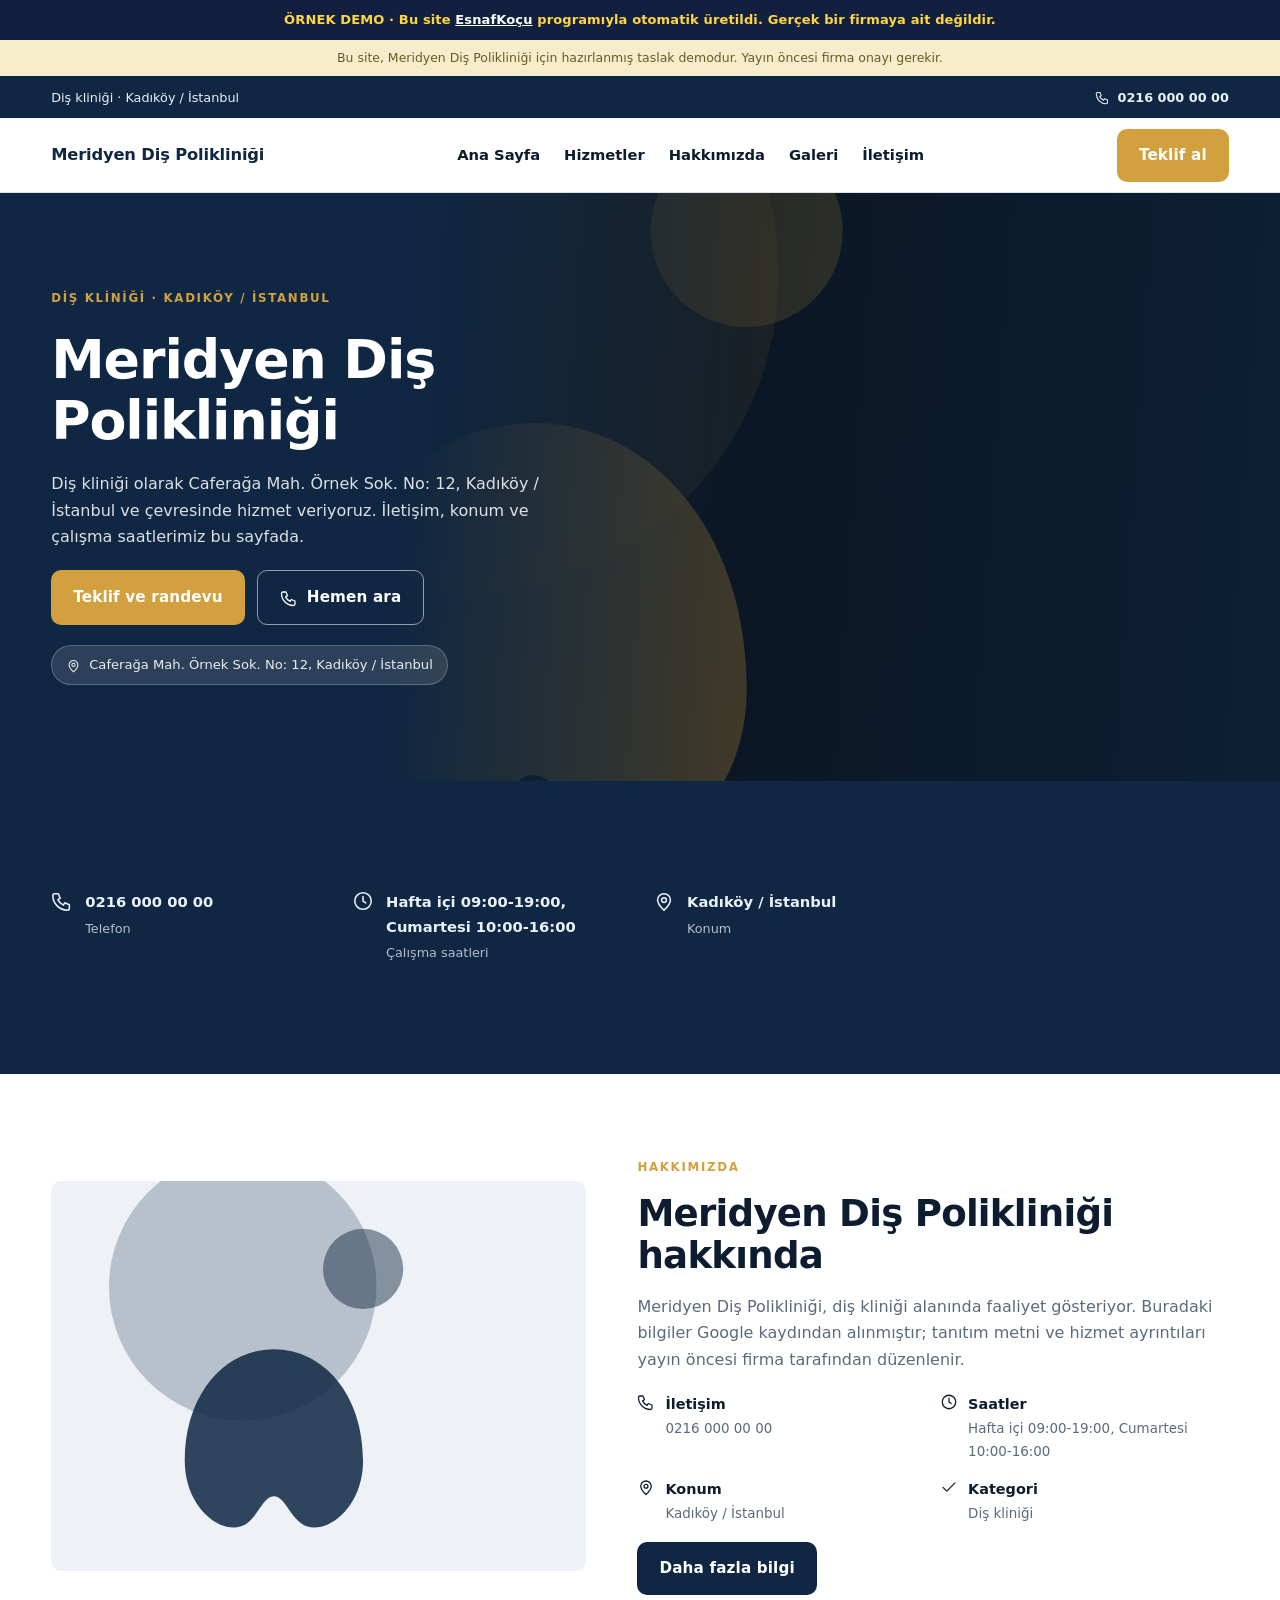
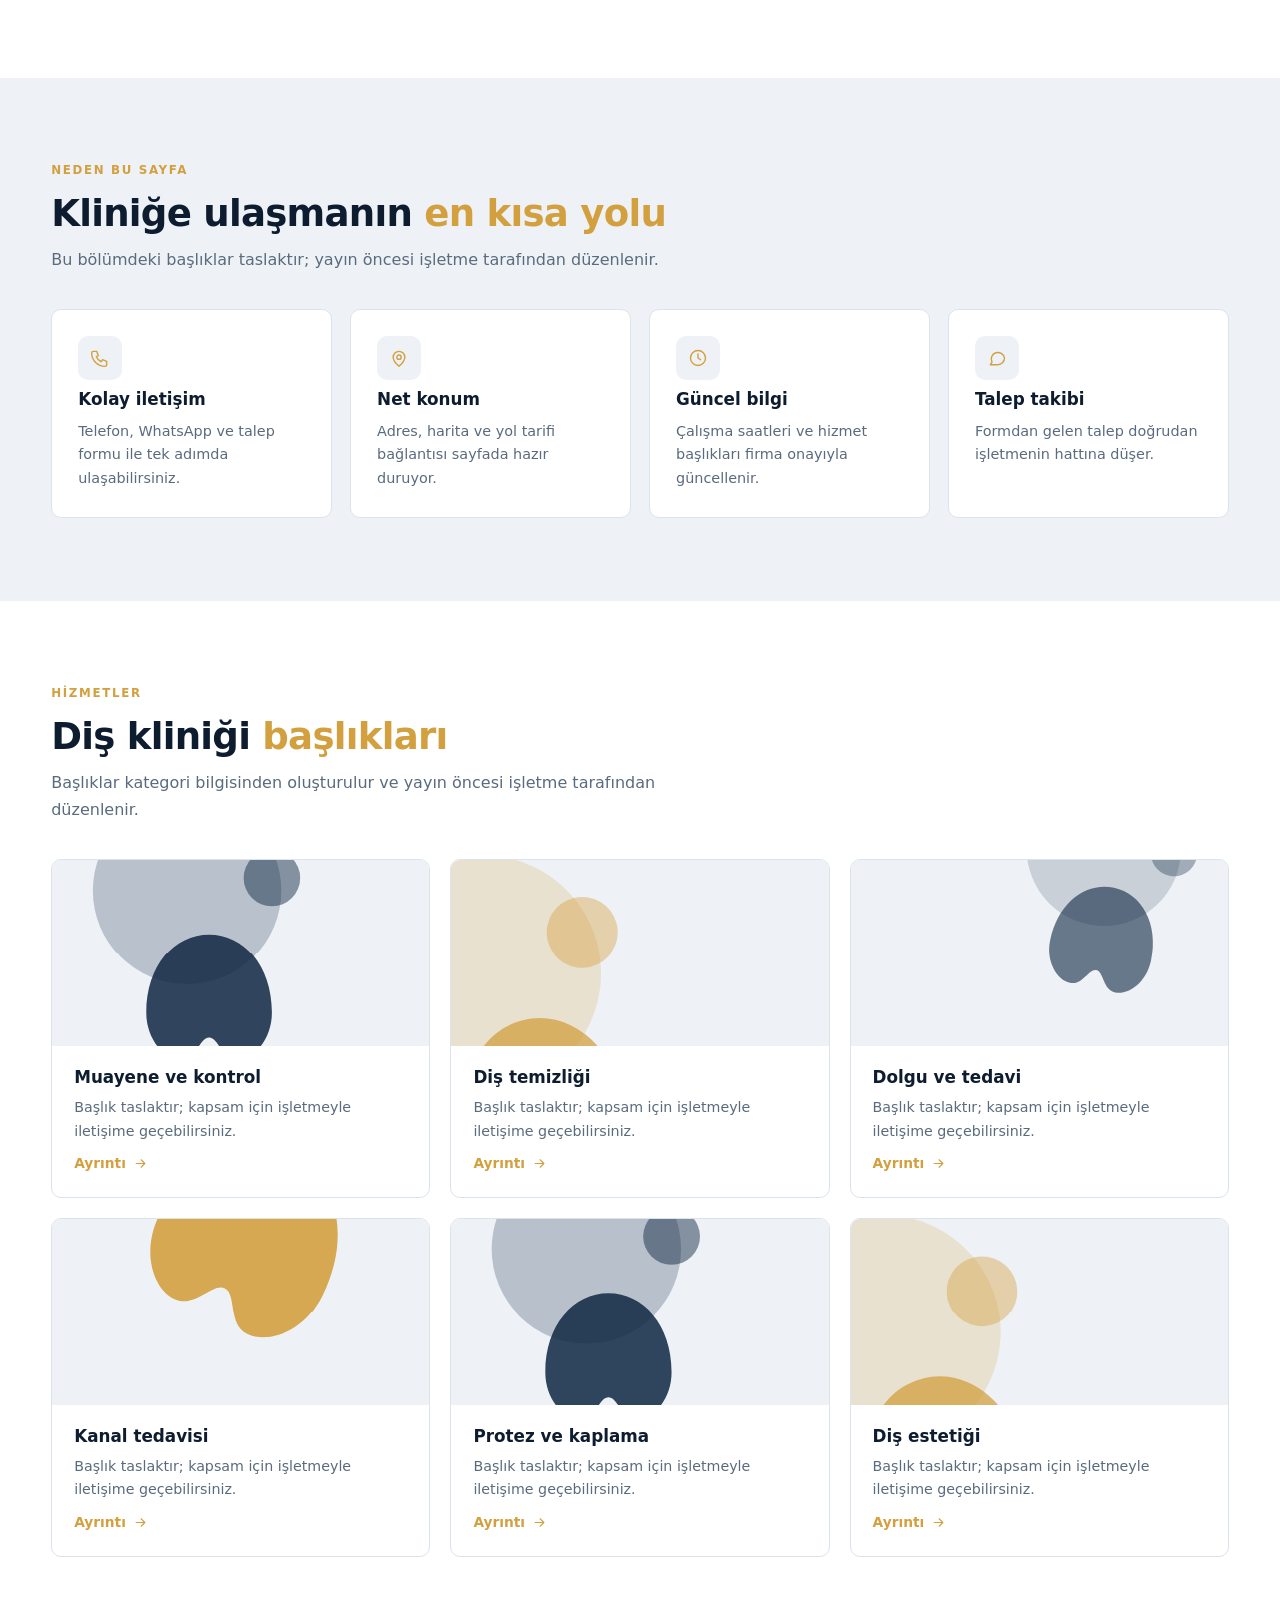
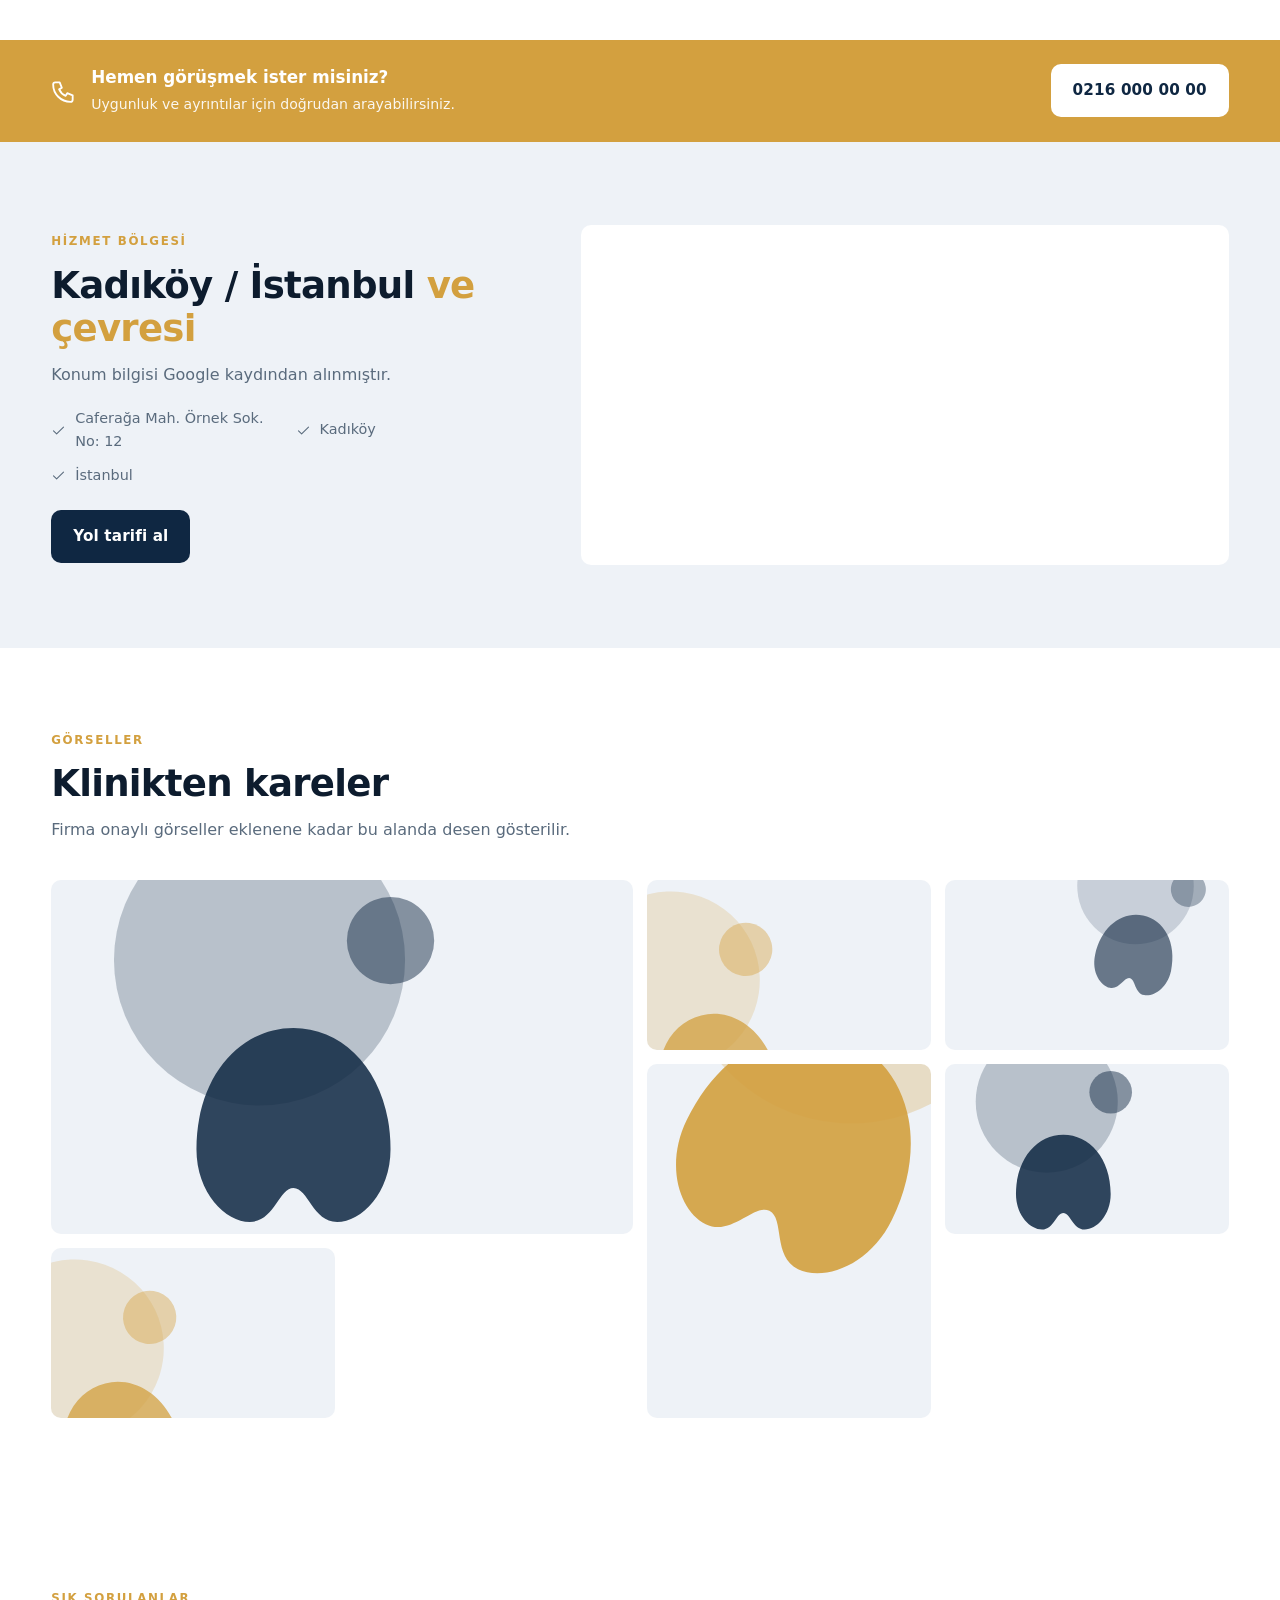
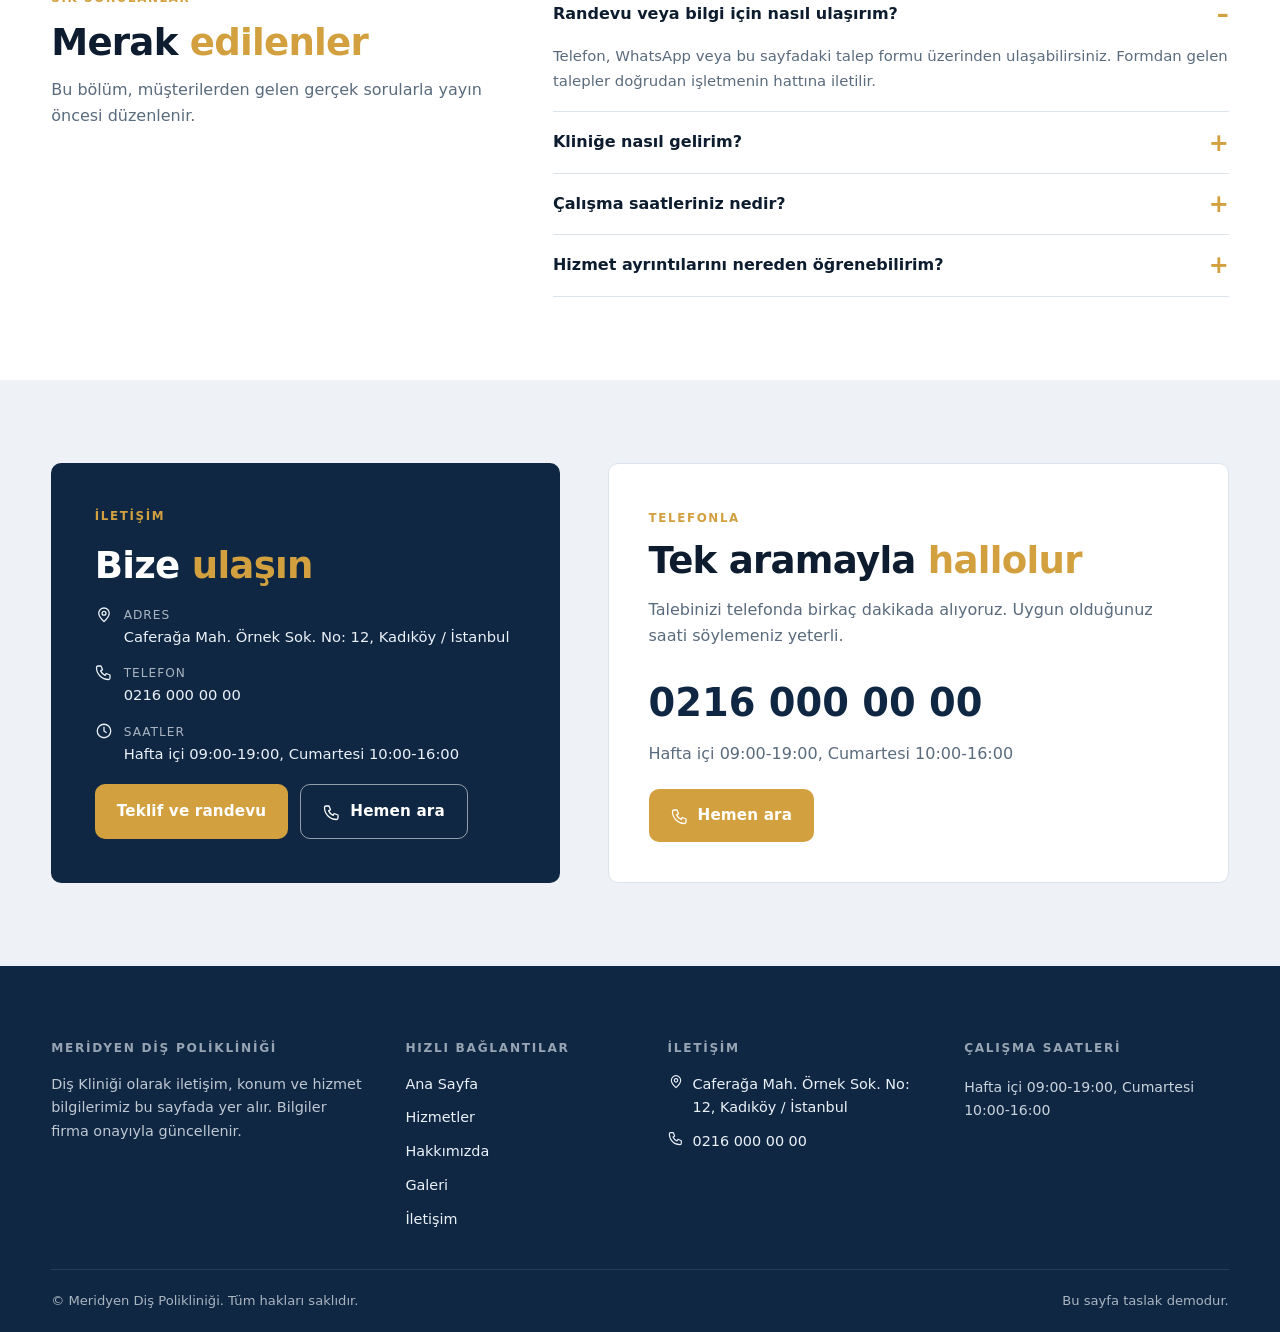
<file: ornek/index.html>
<!doctype html><html lang="tr"><head><meta charset="utf-8"><meta name="viewport" content="width=device-width,initial-scale=1"><title>Ana Sayfa | Meridyen Diş Polikliniği</title><meta name="description" content="Meridyen Diş Polikliniği - Diş kliniği · Kadıköy / İstanbul · Telefon: 0216 000 00 00 · İletişim, konum, çalışma saatleri ve hizmet bilgileri."><meta name="robots" content="index,follow"><meta name="author" content="Meridyen Diş Polikliniği"><meta property="og:type" content="website"><meta property="og:title" content="Ana Sayfa | Meridyen Diş Polikliniği"><meta property="og:description" content="Meridyen Diş Polikliniği - Diş kliniği · Kadıköy / İstanbul · Telefon: 0216 000 00 00 · İletişim, konum, çalışma saatleri ve hizmet bilgileri."><meta property="og:locale" content="tr_TR"><meta property="og:site_name" content="Meridyen Diş Polikliniği"><meta name="twitter:card" content="summary_large_image"><meta name="twitter:title" content="Ana Sayfa | Meridyen Diş Polikliniği"><meta name="twitter:description" content="Meridyen Diş Polikliniği - Diş kliniği · Kadıköy / İstanbul · Telefon: 0216 000 00 00 · İletişim, konum, çalışma saatleri ve hizmet bilgileri."><style>:root{--primary:#0f2742;--accent:#d3a03f;--ink:#0d1c2e;--muted:#5a6b7d;--paper:#ffffff;--alt:#eef2f7;--surface:#ffffff;--line:#dbe3ec;--band:#0f2742;--band_ink:#eaf1f8;--hero_bg:#0f2742;--hero_ink:#ffffff;--r:10px;--caps:none;--hw:800;--hero_shape:#d9ab52;--hero-art:url("data:image/svg+xml,%3Csvg%20xmlns%3D%27http%3A%2F%2Fwww.w3.org%2F2000%2Fsvg%27%20viewBox%3D%270%200%201200%20900%27%20preserveAspectRatio%3D%27xMidYMid%20slice%27%3E%3Crect%20width%3D%271200%27%20height%3D%27900%27%20fill%3D%27%230f2742%27%2F%3E%3Ccircle%20cx%3D%27430%27%20cy%3D%27250%27%20r%3D%27300%27%20fill%3D%27%23d9ab52%27%20opacity%3D%270.21%27%2F%3E%3Cpath%20d%3D%27M300%20640c0-150%2090-250%20200-250s200%20100%20200%20250c0%2090-60%20150-110%20150s-60-70-90-70-40%2070-90%2070-110-60-110-150z%27%20fill%3D%27%23d9ab52%27%20opacity%3D%270.75%27%2F%3E%3Ccircle%20cx%3D%27700%27%20cy%3D%27210%27%20r%3D%2790%27%20fill%3D%27%23d9ab52%27%20opacity%3D%270.42%27%2F%3E%3C%2Fsvg%3E");--art-a:url("data:image/svg+xml,%3Csvg%20xmlns%3D%27http%3A%2F%2Fwww.w3.org%2F2000%2Fsvg%27%20viewBox%3D%270%200%201200%20900%27%20preserveAspectRatio%3D%27xMidYMid%20slice%27%3E%3Crect%20width%3D%271200%27%20height%3D%27900%27%20fill%3D%27%23eef2f7%27%2F%3E%3Ccircle%20cx%3D%27430%27%20cy%3D%27250%27%20r%3D%27300%27%20fill%3D%27%230f2742%27%20opacity%3D%270.24%27%2F%3E%3Cpath%20d%3D%27M300%20640c0-150%2090-250%20200-250s200%20100%20200%20250c0%2090-60%20150-110%20150s-60-70-90-70-40%2070-90%2070-110-60-110-150z%27%20fill%3D%27%230f2742%27%20opacity%3D%270.85%27%2F%3E%3Ccircle%20cx%3D%27700%27%20cy%3D%27210%27%20r%3D%2790%27%20fill%3D%27%230f2742%27%20opacity%3D%270.48%27%2F%3E%3C%2Fsvg%3E");--art-b:url("data:image/svg+xml,%3Csvg%20xmlns%3D%27http%3A%2F%2Fwww.w3.org%2F2000%2Fsvg%27%20viewBox%3D%270%200%201200%20900%27%20preserveAspectRatio%3D%27xMidYMid%20slice%27%3E%3Crect%20width%3D%271200%27%20height%3D%27900%27%20fill%3D%27%23eef2f7%27%2F%3E%3Cg%20transform%3D%27rotate%28-14%20600%20450%29%20translate%28-160%2060%29%20scale%281.25%29%27%20transform-origin%3D%27600%20450%27%3E%3Ccircle%20cx%3D%27430%27%20cy%3D%27250%27%20r%3D%27300%27%20fill%3D%27%23d3a03f%27%20opacity%3D%270.21%27%2F%3E%3Cpath%20d%3D%27M300%20640c0-150%2090-250%20200-250s200%20100%20200%20250c0%2090-60%20150-110%20150s-60-70-90-70-40%2070-90%2070-110-60-110-150z%27%20fill%3D%27%23d3a03f%27%20opacity%3D%270.75%27%2F%3E%3Ccircle%20cx%3D%27700%27%20cy%3D%27210%27%20r%3D%2790%27%20fill%3D%27%23d3a03f%27%20opacity%3D%270.42%27%2F%3E%3C%2Fg%3E%3C%2Fsvg%3E");--art-c:url("data:image/svg+xml,%3Csvg%20xmlns%3D%27http%3A%2F%2Fwww.w3.org%2F2000%2Fsvg%27%20viewBox%3D%270%200%201200%20900%27%20preserveAspectRatio%3D%27xMidYMid%20slice%27%3E%3Crect%20width%3D%271200%27%20height%3D%27900%27%20fill%3D%27%23eef2f7%27%2F%3E%3Cg%20transform%3D%27rotate%2812%20600%20450%29%20translate%28190%20-70%29%20scale%280.82%29%27%20transform-origin%3D%27600%20450%27%3E%3Ccircle%20cx%3D%27430%27%20cy%3D%27250%27%20r%3D%27300%27%20fill%3D%27%230f2742%27%20opacity%3D%270.17%27%2F%3E%3Cpath%20d%3D%27M300%20640c0-150%2090-250%20200-250s200%20100%20200%20250c0%2090-60%20150-110%20150s-60-70-90-70-40%2070-90%2070-110-60-110-150z%27%20fill%3D%27%230f2742%27%20opacity%3D%270.60%27%2F%3E%3Ccircle%20cx%3D%27700%27%20cy%3D%27210%27%20r%3D%2790%27%20fill%3D%27%230f2742%27%20opacity%3D%270.34%27%2F%3E%3C%2Fg%3E%3C%2Fsvg%3E");--art-d:url("data:image/svg+xml,%3Csvg%20xmlns%3D%27http%3A%2F%2Fwww.w3.org%2F2000%2Fsvg%27%20viewBox%3D%270%200%201200%20900%27%20preserveAspectRatio%3D%27xMidYMid%20slice%27%3E%3Crect%20width%3D%271200%27%20height%3D%27900%27%20fill%3D%27%23eef2f7%27%2F%3E%3Cg%20transform%3D%27rotate%2826%20600%20450%29%20translate%28-70%20-130%29%20scale%281.45%29%27%20transform-origin%3D%27600%20450%27%3E%3Ccircle%20cx%3D%27430%27%20cy%3D%27250%27%20r%3D%27300%27%20fill%3D%27%23d3a03f%27%20opacity%3D%270.27%27%2F%3E%3Cpath%20d%3D%27M300%20640c0-150%2090-250%20200-250s200%20100%20200%20250c0%2090-60%20150-110%20150s-60-70-90-70-40%2070-90%2070-110-60-110-150z%27%20fill%3D%27%23d3a03f%27%20opacity%3D%270.90%27%2F%3E%3Ccircle%20cx%3D%27700%27%20cy%3D%27210%27%20r%3D%2790%27%20fill%3D%27%23d3a03f%27%20opacity%3D%270.53%27%2F%3E%3C%2Fg%3E%3C%2Fsvg%3E")}
*{box-sizing:border-box}
html{scroll-behavior:smooth}
body{margin:0;background:var(--paper);color:var(--ink);font:16px/1.65 ui-sans-serif,system-ui,-apple-system,"Segoe UI",Roboto,sans-serif;-webkit-font-smoothing:antialiased}
a{color:inherit;text-decoration:none}
img{max-width:100%;display:block}
.wrap{width:min(1180px,92vw);margin:0 auto}
h1,h2,h3{margin:0;line-height:1.14;font-weight:var(--hw);letter-spacing:-.02em;text-transform:var(--caps)}
h1{font-size:clamp(2.1rem,4.2vw,3.4rem)}
h2{font-size:clamp(1.55rem,2.9vw,2.4rem)}
h3{font-size:1.05rem;letter-spacing:0;text-transform:none}
p{margin:0}
.ico{flex:none}
.eyebrow{display:inline-block;font-size:.74rem;font-weight:800;letter-spacing:.14em;text-transform:uppercase;color:var(--accent)}
.hi{color:var(--accent)}
.lead{color:var(--muted);max-width:62ch}
section{padding:clamp(54px,6.5vw,92px) 0}
.section-head{display:flex;flex-direction:column;gap:12px;margin-bottom:36px}
.btn{display:inline-flex;align-items:center;gap:9px;padding:14px 22px;border-radius:var(--r);background:var(--accent);color:#fff;font-weight:750;font-size:.95rem;border:0;cursor:pointer;text-transform:var(--caps);letter-spacing:.01em}
.btn.dark{background:var(--primary);color:#fff}
.btn.wa{background:#1f9d55;color:#fff}
.btn.ghost{background:transparent;color:var(--primary);border:1.6px solid var(--primary)}
.btn.on-dark{background:#fff;color:var(--primary)}
.btn.ghost-light{background:transparent;color:#fff;border:1.6px solid rgba(255,255,255,.55)}
.actions{display:flex;flex-wrap:wrap;gap:12px}
.notice{background:#f6edcd;color:#6a5a20;text-align:center;font-size:.78rem;padding:8px 16px}
.topbar{background:var(--band);color:var(--band_ink);font-size:.8rem}
.topbar .wrap{display:flex;justify-content:space-between;align-items:center;gap:16px;min-height:42px;flex-wrap:wrap}
.topbar a{display:inline-flex;align-items:center;gap:7px;font-weight:700}
header.site{position:sticky;top:0;z-index:50;background:var(--surface);border-bottom:1px solid var(--line)}
header.site .wrap{display:flex;align-items:center;justify-content:space-between;gap:20px;min-height:74px}
.brand{display:flex;align-items:center;gap:10px;font-weight:850;font-size:1.02rem;color:var(--primary);letter-spacing:-.01em}
.brand img{max-height:36px;max-width:150px;object-fit:contain}
.menu{display:flex;gap:24px;font-size:.92rem;font-weight:650}
.menu a:hover{color:var(--accent)}
.hero{position:relative;background:var(--hero_bg);color:var(--hero_ink);overflow:hidden;padding:0}
.hero-media{position:absolute;inset:0;background:var(--hero-art) center/cover no-repeat}
.hero-media.photo{background-size:cover;background-position:center}
.hero-scrim{position:absolute;inset:0;background:linear-gradient(94deg,var(--hero_bg) 0%,var(--hero_bg) 32%,rgba(8,14,22,.66) 58%,rgba(8,14,22,.3) 100%)}
.hero .wrap{position:relative;z-index:2;padding:clamp(62px,7.5vw,112px) 0}
.hero-inner{max-width:640px;display:flex;flex-direction:column;gap:20px}
.hero h1{color:#fff}
.hero p{color:rgba(255,255,255,.86);max-width:52ch}
.hero-tag{display:inline-flex;align-items:center;gap:8px;font-size:.82rem;color:rgba(255,255,255,.9);background:rgba(255,255,255,.12);border:1px solid rgba(255,255,255,.22);padding:8px 14px;border-radius:999px;width:fit-content}
.strip{background:var(--band);color:var(--band_ink)}
.strip .wrap{display:grid;grid-template-columns:repeat(4,1fr);gap:26px;padding:26px 0}
.strip .item{display:flex;gap:12px;align-items:flex-start}
.strip strong{display:block;font-size:.92rem}
.strip span{font-size:.8rem;opacity:.75}
.about{background:var(--paper)}
.about .wrap{display:grid;grid-template-columns:.95fr 1.05fr;gap:clamp(28px,4vw,62px);align-items:center}
.frame{position:relative;border-radius:var(--r);overflow:hidden;background:var(--alt) var(--art-a) center/cover no-repeat;min-height:390px;background-size:cover;background-position:center}
.frame img,.svc .shot img,.mosaic .tile img{position:absolute;inset:0;width:100%;height:100%;object-fit:cover}
.hero-photo{position:absolute;inset:0;width:100%;height:100%;object-fit:cover;z-index:0}
.svc .shot{position:relative;overflow:hidden}
.mosaic .tile{position:relative;overflow:hidden}
.logo-mark{max-height:36px;max-width:150px;object-fit:contain}
.about-body{display:flex;flex-direction:column;gap:16px}
.mini{display:grid;grid-template-columns:1fr 1fr;gap:14px;margin-top:4px}
.mini > div{display:flex;gap:10px;align-items:flex-start;font-size:.9rem}
.mini strong{display:block}
.mini span{color:var(--muted);font-size:.84rem}
.why{background:var(--alt)}
.cards4{display:grid;grid-template-columns:repeat(4,1fr);gap:18px}
.card{background:var(--surface);border:1px solid var(--line);border-radius:var(--r);padding:26px;display:flex;flex-direction:column;gap:10px}
.card .badge{width:44px;height:44px;border-radius:var(--r);display:grid;place-items:center;background:var(--alt);color:var(--accent)}
.card p{color:var(--muted);font-size:.9rem}
.services{background:var(--paper)}
.cards3{display:grid;grid-template-columns:repeat(3,1fr);gap:20px}
.svc{background:var(--surface);border:1px solid var(--line);border-radius:var(--r);overflow:hidden;display:flex;flex-direction:column}
.svc .shot{height:186px;background:var(--alt);background-size:cover;background-position:center}
.svc .shot.v0{background-image:var(--art-a)}
.svc .shot.v1{background-image:var(--art-b)}
.svc .shot.v2{background-image:var(--art-c)}
.svc .shot.v3{background-image:var(--art-d)}
.svc .body{padding:22px;display:flex;flex-direction:column;gap:9px;flex:1}
.svc p{color:var(--muted);font-size:.89rem;flex:1}
.svc .more{display:inline-flex;align-items:center;gap:7px;color:var(--accent);font-weight:750;font-size:.86rem}
.emergency{background:var(--accent);color:#fff;padding:0}
.emergency .wrap{display:flex;align-items:center;justify-content:space-between;gap:20px;padding:24px 0;flex-wrap:wrap}
.emergency .msg{display:flex;gap:14px;align-items:center}
.emergency strong{display:block;font-size:1.05rem}
.emergency span{opacity:.92;font-size:.88rem}
.area{background:var(--alt)}
.area .wrap{display:grid;grid-template-columns:.85fr 1.15fr;gap:clamp(26px,4vw,56px);align-items:center}
.area iframe{width:100%;min-height:340px;border:0;border-radius:var(--r);background:var(--surface)}
.area ul{list-style:none;margin:18px 0 0;padding:0;display:grid;grid-template-columns:1fr 1fr;gap:10px}
.area li{display:flex;gap:9px;align-items:center;font-size:.9rem;color:var(--muted)}
.works{background:var(--paper)}
.mosaic{display:grid;grid-template-columns:repeat(4,1fr);grid-auto-rows:170px;gap:14px}
.mosaic .tile{border-radius:var(--r);background:var(--alt);background-size:cover;background-position:center}
.mosaic .tile.v1{background-image:var(--art-b)}
.mosaic .tile.v2{background-image:var(--art-c)}
.mosaic .tile.v3{background-image:var(--art-d)}
.mosaic .tile.v0{background-image:var(--art-a)}
.mosaic .tile.big{grid-column:span 2;grid-row:span 2}
.mosaic .tile.tall{grid-row:span 2}
.reputation{background:var(--band);color:var(--band_ink)}
.rep-grid{display:grid;grid-template-columns:1.1fr .9fr;gap:clamp(26px,4vw,56px);align-items:center}
.reputation h2{color:#fff}
.score{display:flex;align-items:center;gap:22px;background:rgba(255,255,255,.07);border:1px solid rgba(255,255,255,.16);border-radius:var(--r);padding:26px}
.score b{font-size:3rem;line-height:1;color:#fff}
.stars{display:flex;gap:3px;color:var(--hero_shape)}
.faq{background:var(--paper)}
.faq .wrap{display:grid;grid-template-columns:.8fr 1.2fr;gap:clamp(26px,4vw,56px);align-items:start}
details{border-bottom:1px solid var(--line)}
details summary{cursor:pointer;list-style:none;display:flex;justify-content:space-between;align-items:center;gap:16px;padding:17px 0;font-weight:750}
details summary::-webkit-details-marker{display:none}
details summary:after{content:"+";font-size:1.5rem;color:var(--accent);line-height:1}
details[open] summary:after{content:"–"}
details p{padding:0 0 18px;color:var(--muted);font-size:.93rem}
.contact{background:var(--alt)}
.contact .wrap{display:grid;grid-template-columns:.9fr 1.1fr;gap:clamp(24px,4vw,48px);align-items:stretch}
.contact-panel{background:var(--band);color:var(--band_ink);border-radius:var(--r);padding:clamp(28px,3.4vw,44px);display:flex;flex-direction:column;gap:18px;justify-content:center}
.contact-panel h2{color:#fff}
.contact-list{display:flex;flex-direction:column;gap:14px;font-size:.92rem}
.contact-list > div{display:flex;gap:11px;align-items:flex-start}
.contact-list span{display:block;opacity:.7;font-size:.76rem;text-transform:uppercase;letter-spacing:.08em}
.form-card{background:var(--surface);border:1px solid var(--line);border-radius:var(--r);padding:clamp(26px,3.2vw,40px)}
.lead-form{display:grid;grid-template-columns:1fr 1fr;gap:14px;margin-top:20px}
.lead-form input,.lead-form select,.lead-form textarea{width:100%;padding:14px 15px;border:1px solid var(--line);border-radius:var(--r);font:inherit;background:var(--paper);color:var(--ink)}
.lead-form textarea{grid-column:1/-1;min-height:110px;resize:vertical}
.lead-form button{grid-column:1/-1;justify-self:start}
.lead-note{grid-column:1/-1;font-size:.8rem;color:var(--muted)}
footer.site{background:var(--band);color:var(--band_ink);padding:clamp(48px,6vw,72px) 0 0}
.foot{display:grid;grid-template-columns:1.4fr 1fr 1.15fr 1.15fr;gap:32px}
.foot h4{margin:0 0 14px;font-size:.76rem;letter-spacing:.14em;text-transform:uppercase;opacity:.62}
.foot ul{list-style:none;margin:0;padding:0;display:flex;flex-direction:column;gap:10px;font-size:.9rem}
.foot li{display:flex;gap:9px;align-items:flex-start}
.foot p{font-size:.9rem;opacity:.8;max-width:34ch}
.foot .row{font-size:.88rem;padding:3px 0;opacity:.85}
.foot-bottom{margin-top:38px;border-top:1px solid rgba(255,255,255,.14);padding:20px 0;font-size:.82rem;opacity:.7;display:flex;justify-content:space-between;gap:14px;flex-wrap:wrap}
.page-hero{background:var(--band);color:var(--band_ink);padding:clamp(46px,5.5vw,80px) 0}
.page-hero h1{color:#fff}
.page-hero p{color:rgba(255,255,255,.78);margin-top:12px;max-width:60ch}
.callbar{position:fixed;left:0;right:0;bottom:0;z-index:80;display:none;gap:1px}
.callbar a{flex:1;padding:15px 8px;text-align:center;font-weight:750;background:var(--primary);color:#fff;font-size:.95rem}
.callbar a.wa{background:#1f9d55}
@media(max-width:1000px){
.strip .wrap{grid-template-columns:1fr 1fr}
.cards4{grid-template-columns:1fr 1fr}
.cards3{grid-template-columns:1fr 1fr}
.about .wrap,.area .wrap,.faq .wrap,.contact .wrap,.rep-grid{grid-template-columns:1fr}
.mosaic{grid-template-columns:1fr 1fr}
.foot{grid-template-columns:1fr 1fr}
}
@media(max-width:720px){
.menu{display:none}
header.site .wrap{min-height:64px;gap:12px}
header.site .btn{padding:10px 14px;font-size:.84rem;white-space:nowrap}
.brand{font-size:.92rem}
.strip .wrap{grid-template-columns:1fr;gap:16px}
.cards4,.cards3{grid-template-columns:1fr}
.mini,.area ul,.lead-form{grid-template-columns:1fr}
.mosaic{grid-template-columns:1fr;grid-auto-rows:200px}
.mosaic .tile.big,.mosaic .tile.tall{grid-column:span 1;grid-row:span 1}
.foot{grid-template-columns:1fr}
.hero-scrim{background:linear-gradient(180deg,rgba(8,14,22,.3),var(--hero_bg) 74%)}
.callbar{display:flex}
body{padding-bottom:56px}
}
</style><script type="application/ld+json">{"@context": "https://schema.org", "@type": "LocalBusiness", "name": "Meridyen Diş Polikliniği", "description": "Meridyen Diş Polikliniği - Diş kliniği · Kadıköy / İstanbul · Telefon: 0216 000 00 00 · İletişim, konum, çalışma saatleri ve hizmet bilgileri.", "telephone": "+902160000000", "address": {"@type": "PostalAddress", "streetAddress": "Caferağa Mah. Örnek Sok. No: 12", "addressLocality": "İstanbul", "addressCountry": "TR"}, "openingHours": "Hafta içi 09:00-19:00, Cumartesi 10:00-16:00"}</script><script type="application/ld+json">{"@context": "https://schema.org", "@type": "FAQPage", "mainEntity": [{"@type": "Question", "name": "Randevu veya bilgi için nasıl ulaşırım?", "acceptedAnswer": {"@type": "Answer", "text": "Telefon, WhatsApp veya bu sayfadaki talep formu üzerinden ulaşabilirsiniz. Formdan gelen talepler doğrudan işletmenin hattına iletilir."}}, {"@type": "Question", "name": "Kliniğe nasıl gelirim?", "acceptedAnswer": {"@type": "Answer", "text": "Adresimiz: Caferağa Mah. Örnek Sok. No: 12, Kadıköy / İstanbul. Haritadaki yol tarifi bağlantısıyla konuma ulaşabilirsiniz."}}, {"@type": "Question", "name": "Çalışma saatleriniz nedir?", "acceptedAnswer": {"@type": "Answer", "text": "Hafta içi 09:00-19:00, Cumartesi 10:00-16:00. Güncel durum için arayabilirsiniz."}}, {"@type": "Question", "name": "Hizmet ayrıntılarını nereden öğrenebilirim?", "acceptedAnswer": {"@type": "Answer", "text": "Hizmet başlıkları bu sayfada listelenir. Kapsam ve ayrıntılar için işletmeyle iletişime geçmeniz yeterli."}}]}</script></head><body class="style-navy"><div style="background:#122040;color:#ffd642;text-align:center;padding:10px 16px;font:600 13px/1.5 system-ui,sans-serif;letter-spacing:.01em">ÖRNEK DEMO &middot; Bu site <a href="https://esnafkocu.com" style="color:#fff;text-decoration:underline">EsnafKoçu</a> programıyla otomatik üretildi. Gerçek bir firmaya ait değildir.</div><div class="notice">Bu site, Meridyen Diş Polikliniği için hazırlanmış taslak demodur. Yayın öncesi firma onayı gerekir.</div><div class="topbar"><div class="wrap"><span>Diş kliniği · Kadıköy / İstanbul</span><a href="tel:+902160000000"><svg class='ico' width='15' height='15' viewBox='0 0 24 24' fill='none' stroke='currentColor' stroke-width='1.7' stroke-linecap='round' stroke-linejoin='round' aria-hidden='true'><path d='M4 4h4l2 5-2.5 1.5a12 12 0 0 0 6 6L15 14l5 2v4a2 2 0 0 1-2 2A16 16 0 0 1 2 6a2 2 0 0 1 2-2z'/></svg> 0216 000 00 00</a></div></div><header class="site"><div class="wrap"><a class="brand" href="index.html"><span>Meridyen Diş Polikliniği</span></a><nav class="menu" aria-label="Ana menü"><a href="index.html" aria-current="page">Ana Sayfa</a><a href="hizmetler.html">Hizmetler</a><a href="hakkimizda.html">Hakkımızda</a><a href="galeri.html">Galeri</a><a href="iletisim.html">İletişim</a></nav><a class="btn" href="iletisim.html#teklif">Teklif al</a></div></header><main id="icerik"><section class="hero"><div class="hero-media"></div><div class="hero-scrim"></div><div class="wrap"><div class="hero-inner"><span class="eyebrow">Diş kliniği · Kadıköy / İstanbul</span><h1>Meridyen Diş Polikliniği</h1><p>Diş kliniği olarak Caferağa Mah. Örnek Sok. No: 12, Kadıköy / İstanbul ve çevresinde hizmet veriyoruz. İletişim, konum ve çalışma saatlerimiz bu sayfada.</p><div class="actions"><a class="btn" href="iletisim.html#teklif">Teklif ve randevu</a><a class="btn ghost-light" href="tel:+902160000000"><svg class='ico' width='18' height='18' viewBox='0 0 24 24' fill='none' stroke='currentColor' stroke-width='1.7' stroke-linecap='round' stroke-linejoin='round' aria-hidden='true'><path d='M4 4h4l2 5-2.5 1.5a12 12 0 0 0 6 6L15 14l5 2v4a2 2 0 0 1-2 2A16 16 0 0 1 2 6a2 2 0 0 1 2-2z'/></svg> Hemen ara</a></div><span class="hero-tag"><svg class='ico' width='15' height='15' viewBox='0 0 24 24' fill='none' stroke='currentColor' stroke-width='1.7' stroke-linecap='round' stroke-linejoin='round' aria-hidden='true'><path d='M12 22s7-6.2 7-11a7 7 0 1 0-14 0c0 4.8 7 11 7 11z'/><circle cx='12' cy='11' r='2.6'/></svg> Caferağa Mah. Örnek Sok. No: 12, Kadıköy / İstanbul</span></div></div></section><section class="strip"><div class="wrap"><div class="item"><svg class='ico' width='22' height='22' viewBox='0 0 24 24' fill='none' stroke='currentColor' stroke-width='1.7' stroke-linecap='round' stroke-linejoin='round' aria-hidden='true'><path d='M4 4h4l2 5-2.5 1.5a12 12 0 0 0 6 6L15 14l5 2v4a2 2 0 0 1-2 2A16 16 0 0 1 2 6a2 2 0 0 1 2-2z'/></svg><div><strong>0216 000 00 00</strong><span>Telefon</span></div></div><div class="item"><svg class='ico' width='22' height='22' viewBox='0 0 24 24' fill='none' stroke='currentColor' stroke-width='1.7' stroke-linecap='round' stroke-linejoin='round' aria-hidden='true'><circle cx='12' cy='12' r='9'/><path d='M12 7v5l3 2'/></svg><div><strong>Hafta içi 09:00-19:00, Cumartesi 10:00-16:00</strong><span>Çalışma saatleri</span></div></div><div class="item"><svg class='ico' width='22' height='22' viewBox='0 0 24 24' fill='none' stroke='currentColor' stroke-width='1.7' stroke-linecap='round' stroke-linejoin='round' aria-hidden='true'><path d='M12 22s7-6.2 7-11a7 7 0 1 0-14 0c0 4.8 7 11 7 11z'/><circle cx='12' cy='11' r='2.6'/></svg><div><strong>Kadıköy / İstanbul</strong><span>Konum</span></div></div></div></section><section class="about"><div class="wrap"><div class="frame"></div><div class="about-body"><span class="eyebrow">Hakkımızda</span><h2>Meridyen Diş Polikliniği hakkında</h2><p class="lead">Meridyen Diş Polikliniği, diş kliniği alanında faaliyet gösteriyor. Buradaki bilgiler Google kaydından alınmıştır; tanıtım metni ve hizmet ayrıntıları yayın öncesi firma tarafından düzenlenir.</p><div class="mini"><div><svg class='ico' width='18' height='18' viewBox='0 0 24 24' fill='none' stroke='currentColor' stroke-width='1.7' stroke-linecap='round' stroke-linejoin='round' aria-hidden='true'><path d='M4 4h4l2 5-2.5 1.5a12 12 0 0 0 6 6L15 14l5 2v4a2 2 0 0 1-2 2A16 16 0 0 1 2 6a2 2 0 0 1 2-2z'/></svg><div><strong>İletişim</strong><span>0216 000 00 00</span></div></div><div><svg class='ico' width='18' height='18' viewBox='0 0 24 24' fill='none' stroke='currentColor' stroke-width='1.7' stroke-linecap='round' stroke-linejoin='round' aria-hidden='true'><circle cx='12' cy='12' r='9'/><path d='M12 7v5l3 2'/></svg><div><strong>Saatler</strong><span>Hafta içi 09:00-19:00, Cumartesi 10:00-16:00</span></div></div><div><svg class='ico' width='18' height='18' viewBox='0 0 24 24' fill='none' stroke='currentColor' stroke-width='1.7' stroke-linecap='round' stroke-linejoin='round' aria-hidden='true'><path d='M12 22s7-6.2 7-11a7 7 0 1 0-14 0c0 4.8 7 11 7 11z'/><circle cx='12' cy='11' r='2.6'/></svg><div><strong>Konum</strong><span>Kadıköy / İstanbul</span></div></div><div><svg class='ico' width='18' height='18' viewBox='0 0 24 24' fill='none' stroke='currentColor' stroke-width='1.7' stroke-linecap='round' stroke-linejoin='round' aria-hidden='true'><path d='m4 12.5 5 5 11-11'/></svg><div><strong>Kategori</strong><span>Diş kliniği</span></div></div></div><div class="actions"><a class="btn dark" href="hakkimizda.html">Daha fazla bilgi</a></div></div></div></section><section class="why"><div class="wrap"><div class="section-head"><span class="eyebrow">Neden bu sayfa</span><h2>Kliniğe ulaşmanın <span class="hi">en kısa yolu</span></h2><p class="lead">Bu bölümdeki başlıklar taslaktır; yayın öncesi işletme tarafından düzenlenir.</p></div><div class="cards4"><article class="card"><span class="badge"><svg class='ico' width='20' height='20' viewBox='0 0 24 24' fill='none' stroke='currentColor' stroke-width='1.7' stroke-linecap='round' stroke-linejoin='round' aria-hidden='true'><path d='M4 4h4l2 5-2.5 1.5a12 12 0 0 0 6 6L15 14l5 2v4a2 2 0 0 1-2 2A16 16 0 0 1 2 6a2 2 0 0 1 2-2z'/></svg></span><h3>Kolay iletişim</h3><p>Telefon, WhatsApp ve talep formu ile tek adımda ulaşabilirsiniz.</p></article><article class="card"><span class="badge"><svg class='ico' width='20' height='20' viewBox='0 0 24 24' fill='none' stroke='currentColor' stroke-width='1.7' stroke-linecap='round' stroke-linejoin='round' aria-hidden='true'><path d='M12 22s7-6.2 7-11a7 7 0 1 0-14 0c0 4.8 7 11 7 11z'/><circle cx='12' cy='11' r='2.6'/></svg></span><h3>Net konum</h3><p>Adres, harita ve yol tarifi bağlantısı sayfada hazır duruyor.</p></article><article class="card"><span class="badge"><svg class='ico' width='20' height='20' viewBox='0 0 24 24' fill='none' stroke='currentColor' stroke-width='1.7' stroke-linecap='round' stroke-linejoin='round' aria-hidden='true'><circle cx='12' cy='12' r='9'/><path d='M12 7v5l3 2'/></svg></span><h3>Güncel bilgi</h3><p>Çalışma saatleri ve hizmet başlıkları firma onayıyla güncellenir.</p></article><article class="card"><span class="badge"><svg class='ico' width='20' height='20' viewBox='0 0 24 24' fill='none' stroke='currentColor' stroke-width='1.7' stroke-linecap='round' stroke-linejoin='round' aria-hidden='true'><path d='M21 12a8 8 0 0 1-8 8H4l2-3a8 8 0 1 1 15-5z'/></svg></span><h3>Talep takibi</h3><p>Formdan gelen talep doğrudan işletmenin hattına düşer.</p></article></div></div></section><section class="services" id="hizmetler"><div class="wrap"><div class="section-head"><span class="eyebrow">Hizmetler</span><h2>Diş kliniği <span class="hi">başlıkları</span></h2><p class="lead">Başlıklar kategori bilgisinden oluşturulur ve yayın öncesi işletme tarafından düzenlenir.</p></div><div class="cards3"><article class="svc"><div class="shot v0"></div><div class="body"><h3>Muayene ve kontrol</h3><p>Başlık taslaktır; kapsam için işletmeyle iletişime geçebilirsiniz.</p><a class="more" href="hizmetler.html">Ayrıntı <svg class='ico' width='15' height='15' viewBox='0 0 24 24' fill='none' stroke='currentColor' stroke-width='1.7' stroke-linecap='round' stroke-linejoin='round' aria-hidden='true'><path d='M5 12h14M13 6l6 6-6 6'/></svg></a></div></article><article class="svc"><div class="shot v1"></div><div class="body"><h3>Diş temizliği</h3><p>Başlık taslaktır; kapsam için işletmeyle iletişime geçebilirsiniz.</p><a class="more" href="hizmetler.html">Ayrıntı <svg class='ico' width='15' height='15' viewBox='0 0 24 24' fill='none' stroke='currentColor' stroke-width='1.7' stroke-linecap='round' stroke-linejoin='round' aria-hidden='true'><path d='M5 12h14M13 6l6 6-6 6'/></svg></a></div></article><article class="svc"><div class="shot v2"></div><div class="body"><h3>Dolgu ve tedavi</h3><p>Başlık taslaktır; kapsam için işletmeyle iletişime geçebilirsiniz.</p><a class="more" href="hizmetler.html">Ayrıntı <svg class='ico' width='15' height='15' viewBox='0 0 24 24' fill='none' stroke='currentColor' stroke-width='1.7' stroke-linecap='round' stroke-linejoin='round' aria-hidden='true'><path d='M5 12h14M13 6l6 6-6 6'/></svg></a></div></article><article class="svc"><div class="shot v3"></div><div class="body"><h3>Kanal tedavisi</h3><p>Başlık taslaktır; kapsam için işletmeyle iletişime geçebilirsiniz.</p><a class="more" href="hizmetler.html">Ayrıntı <svg class='ico' width='15' height='15' viewBox='0 0 24 24' fill='none' stroke='currentColor' stroke-width='1.7' stroke-linecap='round' stroke-linejoin='round' aria-hidden='true'><path d='M5 12h14M13 6l6 6-6 6'/></svg></a></div></article><article class="svc"><div class="shot v0"></div><div class="body"><h3>Protez ve kaplama</h3><p>Başlık taslaktır; kapsam için işletmeyle iletişime geçebilirsiniz.</p><a class="more" href="hizmetler.html">Ayrıntı <svg class='ico' width='15' height='15' viewBox='0 0 24 24' fill='none' stroke='currentColor' stroke-width='1.7' stroke-linecap='round' stroke-linejoin='round' aria-hidden='true'><path d='M5 12h14M13 6l6 6-6 6'/></svg></a></div></article><article class="svc"><div class="shot v1"></div><div class="body"><h3>Diş estetiği</h3><p>Başlık taslaktır; kapsam için işletmeyle iletişime geçebilirsiniz.</p><a class="more" href="hizmetler.html">Ayrıntı <svg class='ico' width='15' height='15' viewBox='0 0 24 24' fill='none' stroke='currentColor' stroke-width='1.7' stroke-linecap='round' stroke-linejoin='round' aria-hidden='true'><path d='M5 12h14M13 6l6 6-6 6'/></svg></a></div></article></div></div></section><section class="emergency"><div class="wrap"><div class="msg"><svg class='ico' width='26' height='26' viewBox='0 0 24 24' fill='none' stroke='currentColor' stroke-width='1.7' stroke-linecap='round' stroke-linejoin='round' aria-hidden='true'><path d='M4 4h4l2 5-2.5 1.5a12 12 0 0 0 6 6L15 14l5 2v4a2 2 0 0 1-2 2A16 16 0 0 1 2 6a2 2 0 0 1 2-2z'/></svg><div><strong>Hemen görüşmek ister misiniz?</strong><span>Uygunluk ve ayrıntılar için doğrudan arayabilirsiniz.</span></div></div><a class="btn on-dark" href="tel:+902160000000">0216 000 00 00</a></div></section><section class="area"><div class="wrap"><div><span class="eyebrow">Hizmet bölgesi</span><h2 style="margin-top:12px">Kadıköy / İstanbul <span class="hi">ve çevresi</span></h2><p class="lead" style="margin-top:12px">Konum bilgisi Google kaydından alınmıştır.</p><ul><li><svg class='ico' width='15' height='15' viewBox='0 0 24 24' fill='none' stroke='currentColor' stroke-width='1.7' stroke-linecap='round' stroke-linejoin='round' aria-hidden='true'><path d='m4 12.5 5 5 11-11'/></svg> Caferağa Mah. Örnek Sok. No: 12</li><li><svg class='ico' width='15' height='15' viewBox='0 0 24 24' fill='none' stroke='currentColor' stroke-width='1.7' stroke-linecap='round' stroke-linejoin='round' aria-hidden='true'><path d='m4 12.5 5 5 11-11'/></svg> Kadıköy</li><li><svg class='ico' width='15' height='15' viewBox='0 0 24 24' fill='none' stroke='currentColor' stroke-width='1.7' stroke-linecap='round' stroke-linejoin='round' aria-hidden='true'><path d='m4 12.5 5 5 11-11'/></svg> İstanbul</li></ul><div class="actions" style="margin-top:22px"><a class="btn dark" href="https://www.google.com/maps/dir/?api=1&destination=Meridyen+Di%C5%9F+Poliklini%C4%9Fi+Cafera%C4%9Fa+Mah.+%C3%96rnek+Sok.+No%3A+12%2C+Kad%C4%B1k%C3%B6y+%2F+%C4%B0stanbul" target="_blank" rel="noopener">Yol tarifi al</a></div></div><iframe title="Meridyen Diş Polikliniği konum haritası" src="https://www.google.com/maps?q=Meridyen+Di%C5%9F+Poliklini%C4%9Fi+Cafera%C4%9Fa+Mah.+%C3%96rnek+Sok.+No%3A+12%2C+Kad%C4%B1k%C3%B6y+%2F+%C4%B0stanbul&amp;output=embed" loading="lazy"></iframe></div></section><section class="works"><div class="wrap"><div class="section-head"><span class="eyebrow">Görseller</span><h2>Klinikten kareler</h2><p class="lead">Firma onaylı görseller eklenene kadar bu alanda desen gösterilir.</p></div><div class="mosaic"><div class="tile big v0"></div><div class="tile v1"></div><div class="tile v2"></div><div class="tile tall v3"></div><div class="tile v0"></div><div class="tile v1"></div></div></div></section><section class="faq"><div class="wrap"><div><span class="eyebrow">Sık sorulanlar</span><h2 style="margin-top:12px">Merak <span class="hi">edilenler</span></h2><p class="lead" style="margin-top:12px">Bu bölüm, müşterilerden gelen gerçek sorularla yayın öncesi düzenlenir.</p></div><div><details open><summary>Randevu veya bilgi için nasıl ulaşırım?</summary><p>Telefon, WhatsApp veya bu sayfadaki talep formu üzerinden ulaşabilirsiniz. Formdan gelen talepler doğrudan işletmenin hattına iletilir.</p></details><details><summary>Kliniğe nasıl gelirim?</summary><p>Adresimiz: Caferağa Mah. Örnek Sok. No: 12, Kadıköy / İstanbul. Haritadaki yol tarifi bağlantısıyla konuma ulaşabilirsiniz.</p></details><details><summary>Çalışma saatleriniz nedir?</summary><p>Hafta içi 09:00-19:00, Cumartesi 10:00-16:00. Güncel durum için arayabilirsiniz.</p></details><details><summary>Hizmet ayrıntılarını nereden öğrenebilirim?</summary><p>Hizmet başlıkları bu sayfada listelenir. Kapsam ve ayrıntılar için işletmeyle iletişime geçmeniz yeterli.</p></details></div></div></section><section class="contact" id="teklif"><div class="wrap"><div class="contact-panel"><span class="eyebrow">İletişim</span><h2>Bize <span class="hi">ulaşın</span></h2><div class="contact-list"><div><svg class='ico' width='18' height='18' viewBox='0 0 24 24' fill='none' stroke='currentColor' stroke-width='1.7' stroke-linecap='round' stroke-linejoin='round' aria-hidden='true'><path d='M12 22s7-6.2 7-11a7 7 0 1 0-14 0c0 4.8 7 11 7 11z'/><circle cx='12' cy='11' r='2.6'/></svg><div><span>Adres</span>Caferağa Mah. Örnek Sok. No: 12, Kadıköy / İstanbul</div></div><div><svg class='ico' width='18' height='18' viewBox='0 0 24 24' fill='none' stroke='currentColor' stroke-width='1.7' stroke-linecap='round' stroke-linejoin='round' aria-hidden='true'><path d='M4 4h4l2 5-2.5 1.5a12 12 0 0 0 6 6L15 14l5 2v4a2 2 0 0 1-2 2A16 16 0 0 1 2 6a2 2 0 0 1 2-2z'/></svg><div><span>Telefon</span><a href="tel:+902160000000">0216 000 00 00</a></div></div><div><svg class='ico' width='18' height='18' viewBox='0 0 24 24' fill='none' stroke='currentColor' stroke-width='1.7' stroke-linecap='round' stroke-linejoin='round' aria-hidden='true'><circle cx='12' cy='12' r='9'/><path d='M12 7v5l3 2'/></svg><div><span>Saatler</span>Hafta içi 09:00-19:00, Cumartesi 10:00-16:00</div></div></div><div class="actions"><a class="btn" href="iletisim.html#teklif">Teklif ve randevu</a><a class="btn ghost-light" href="tel:+902160000000"><svg class='ico' width='18' height='18' viewBox='0 0 24 24' fill='none' stroke='currentColor' stroke-width='1.7' stroke-linecap='round' stroke-linejoin='round' aria-hidden='true'><path d='M4 4h4l2 5-2.5 1.5a12 12 0 0 0 6 6L15 14l5 2v4a2 2 0 0 1-2 2A16 16 0 0 1 2 6a2 2 0 0 1 2-2z'/></svg> Hemen ara</a></div></div><div class="form-card"><span class="eyebrow">Telefonla</span><h2 style="margin-top:10px">Tek aramayla <span class="hi">hallolur</span></h2><p class="lead" style="margin-top:14px">Talebinizi telefonda birkaç dakikada alıyoruz. Uygun olduğunuz saati söylemeniz yeterli.</p><p style="font-size:clamp(1.7rem,3vw,2.4rem);font-weight:850;color:var(--primary);margin:22px 0 6px">0216 000 00 00</p><p class="lead" style="margin-bottom:22px">Hafta içi 09:00-19:00, Cumartesi 10:00-16:00</p><a class="btn" href="tel:+902160000000"><svg class='ico' width='18' height='18' viewBox='0 0 24 24' fill='none' stroke='currentColor' stroke-width='1.7' stroke-linecap='round' stroke-linejoin='round' aria-hidden='true'><path d='M4 4h4l2 5-2.5 1.5a12 12 0 0 0 6 6L15 14l5 2v4a2 2 0 0 1-2 2A16 16 0 0 1 2 6a2 2 0 0 1 2-2z'/></svg> Hemen ara</a></div></div></section></main><footer class="site"><div class="wrap"><div class="foot"><div><h4>Meridyen Diş Polikliniği</h4><p>Diş Kliniği olarak iletişim, konum ve hizmet bilgilerimiz bu sayfada yer alır. Bilgiler firma onayıyla güncellenir.</p></div><div><h4>Hızlı bağlantılar</h4><ul><li><a href="index.html">Ana Sayfa</a></li><li><a href="hizmetler.html">Hizmetler</a></li><li><a href="hakkimizda.html">Hakkımızda</a></li><li><a href="galeri.html">Galeri</a></li><li><a href="iletisim.html">İletişim</a></li></ul></div><div><h4>İletişim</h4><ul><li><svg class='ico' width='16' height='16' viewBox='0 0 24 24' fill='none' stroke='currentColor' stroke-width='1.7' stroke-linecap='round' stroke-linejoin='round' aria-hidden='true'><path d='M12 22s7-6.2 7-11a7 7 0 1 0-14 0c0 4.8 7 11 7 11z'/><circle cx='12' cy='11' r='2.6'/></svg><span>Caferağa Mah. Örnek Sok. No: 12, Kadıköy / İstanbul</span></li><li><svg class='ico' width='16' height='16' viewBox='0 0 24 24' fill='none' stroke='currentColor' stroke-width='1.7' stroke-linecap='round' stroke-linejoin='round' aria-hidden='true'><path d='M4 4h4l2 5-2.5 1.5a12 12 0 0 0 6 6L15 14l5 2v4a2 2 0 0 1-2 2A16 16 0 0 1 2 6a2 2 0 0 1 2-2z'/></svg><a href="tel:+902160000000">0216 000 00 00</a></li></ul></div><div><h4>Çalışma saatleri</h4><div class="row">Hafta içi 09:00-19:00, Cumartesi 10:00-16:00</div></div></div><div class="foot-bottom"><span>© Meridyen Diş Polikliniği. Tüm hakları saklıdır.</span><span>Bu sayfa taslak demodur.</span></div></div></footer><div class="callbar"><a href="tel:+902160000000">Hemen ara</a></div></body></html>
</file>
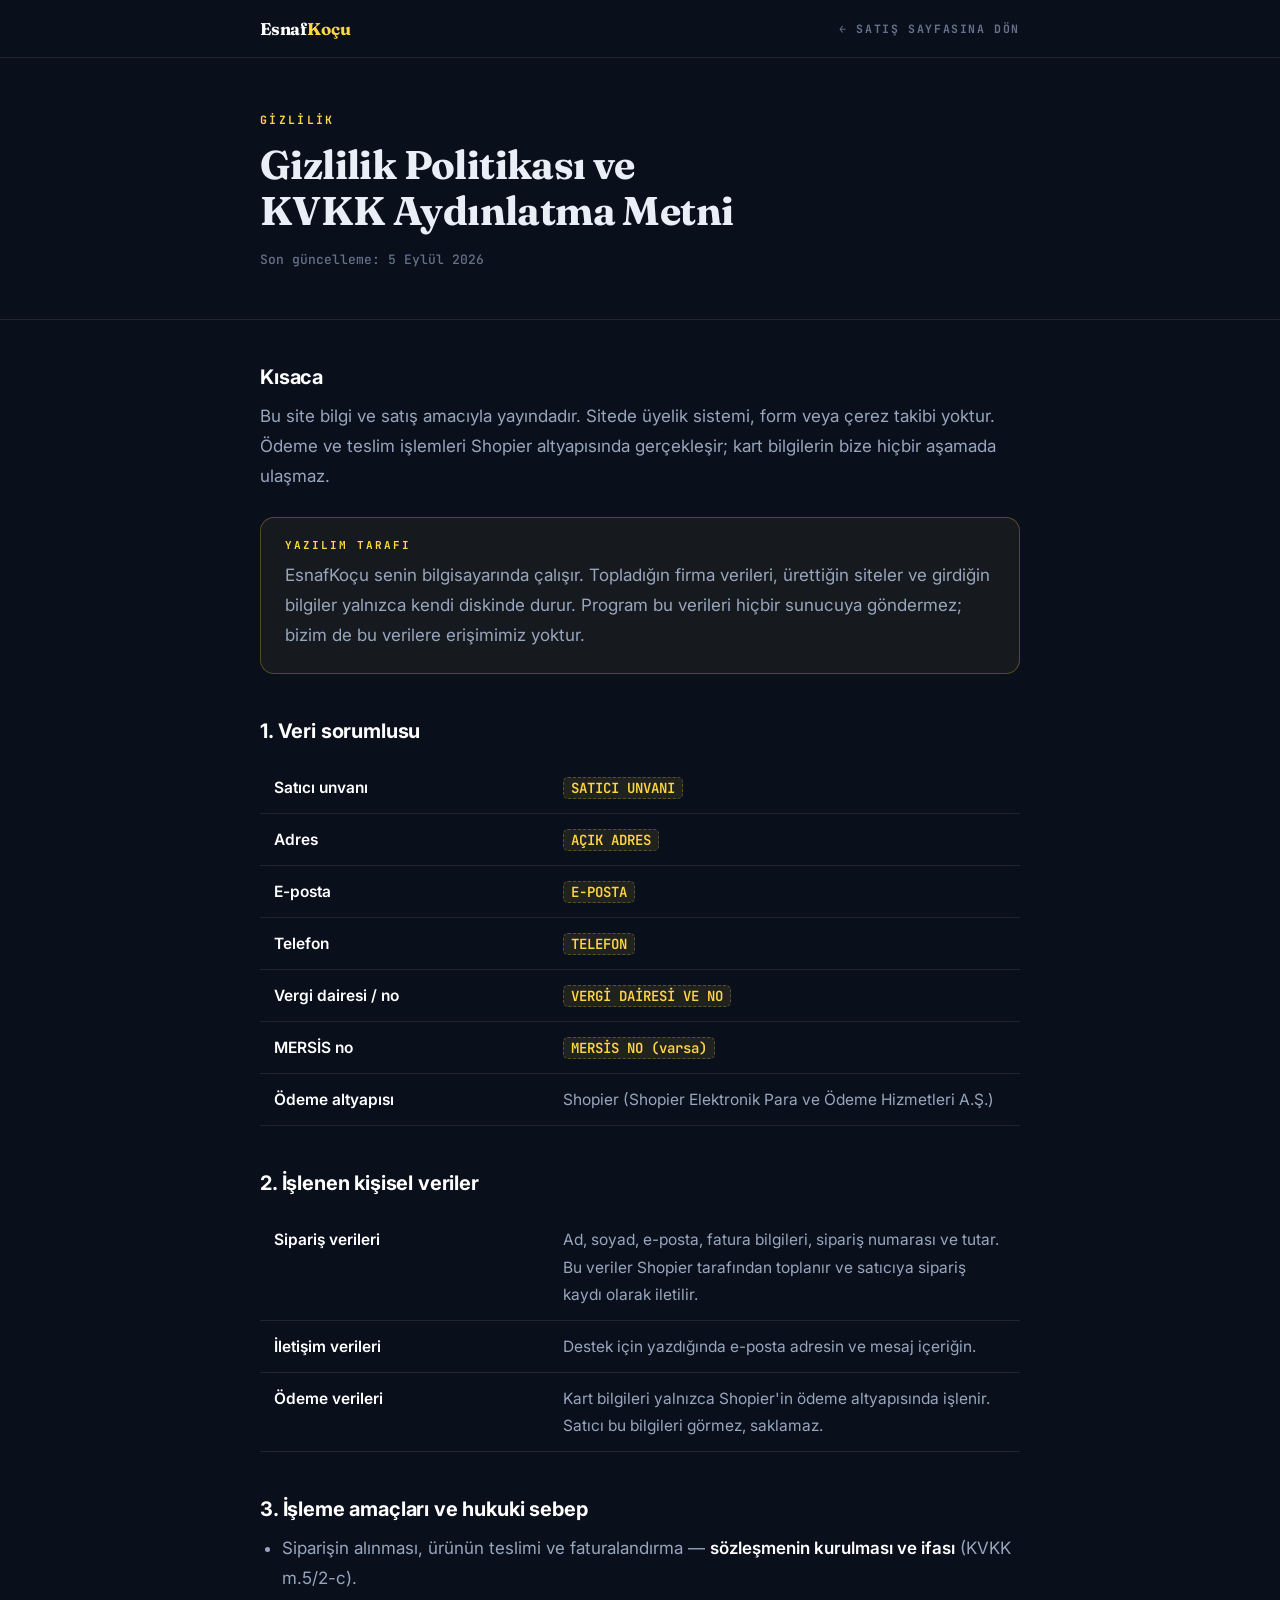
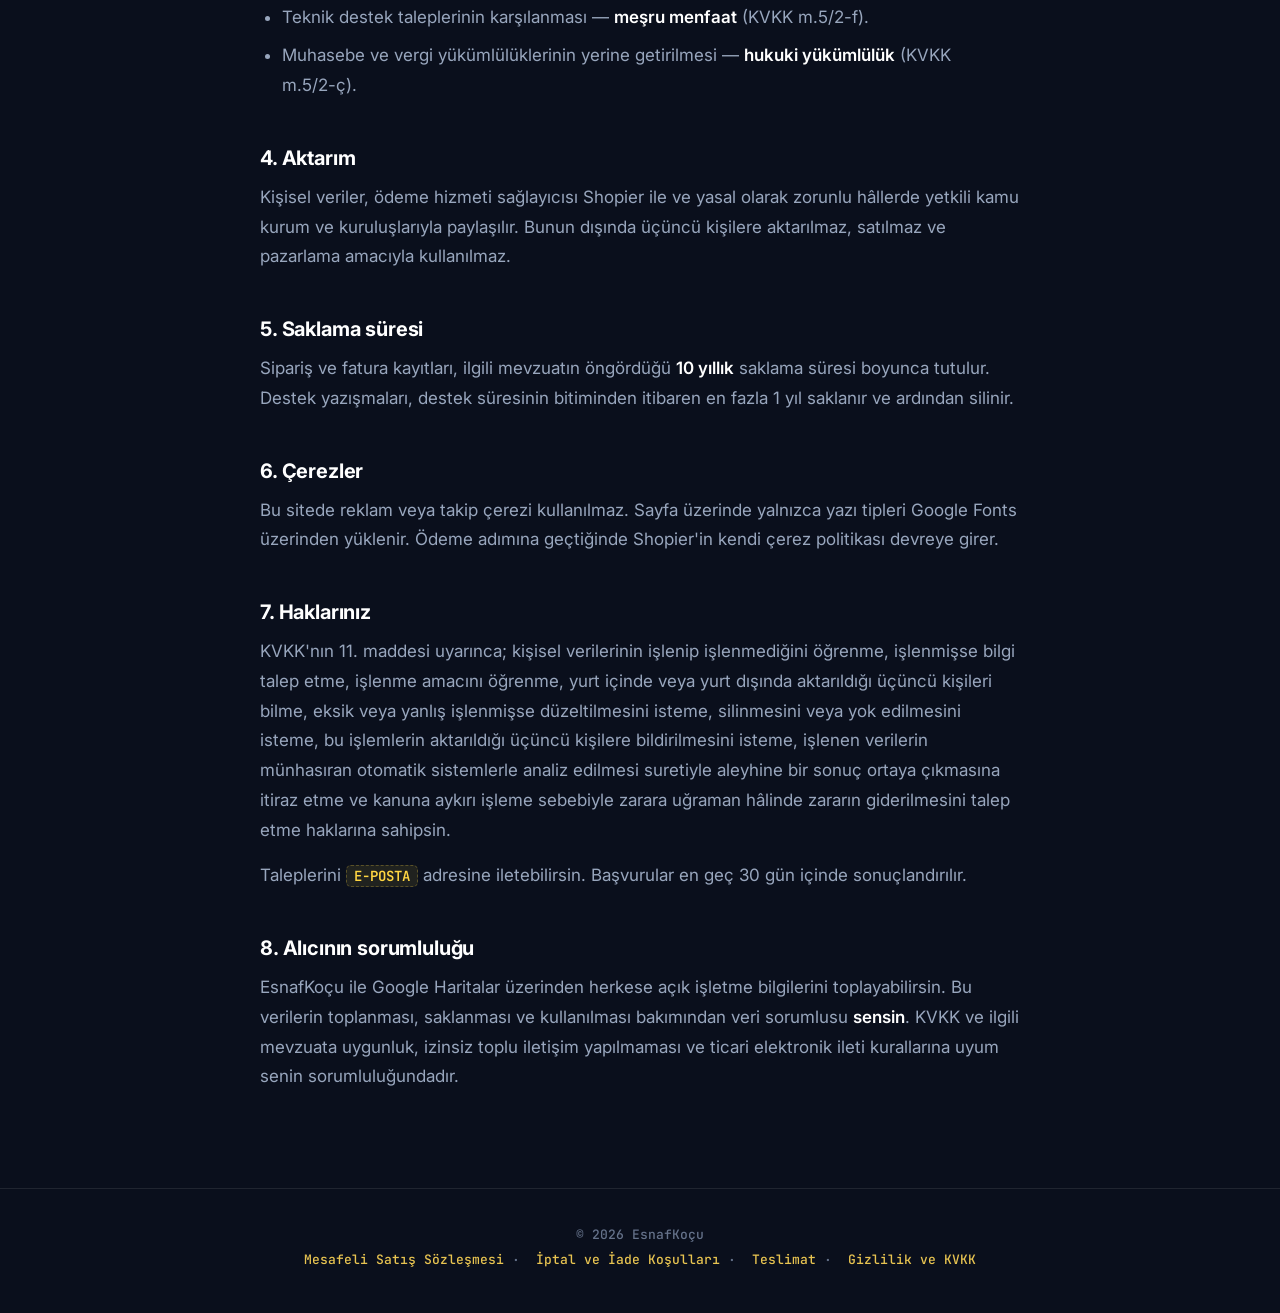
<file: gizlilik-ve-kvkk.html>
<!doctype html>
<html lang="tr">
<head>
<meta charset="utf-8">
<meta name="viewport" content="width=device-width, initial-scale=1">
<title>Gizlilik ve KVKK — EsnafKoçu</title>
<meta name="description" content="EsnafKoçu gizlilik politikası ve KVKK aydınlatma metni. Hangi veriler işleniyor, nasıl saklanıyor ve haklarını nasıl kullanırsın.">
<meta name="robots" content="index,follow">
<link rel="canonical" href="https://esnafkocu.com/gizlilik-ve-kvkk.html">
<meta name="theme-color" content="#0a0f1c">
<link rel="preconnect" href="https://fonts.googleapis.com">
<link rel="preconnect" href="https://fonts.gstatic.com" crossorigin>
<link rel="stylesheet" href="https://fonts.googleapis.com/css2?family=Fraunces:opsz,wght@9..144,600;9..144,700&family=Inter:wght@400;500;600;700&family=JetBrains+Mono:wght@500;700&display=swap">
<link rel="stylesheet" href="legal.css">
</head>
<body>
<div class="top"><div class="wrap">
  <a class="brand" href="index.html">Esnaf<span>Koçu</span></a>
  <a class="back" href="index.html">← Satış sayfasına dön</a>
</div></div>

<header class="page"><div class="wrap">
  <span class="label">Gizlilik</span>
  <h1>Gizlilik Politikası ve KVKK Aydınlatma Metni</h1>
  <p class="updated">Son güncelleme: 5 Eylül 2026</p>
</div></header>

<main><div class="wrap">

<h2>Kısaca</h2>
<p>Bu site bilgi ve satış amacıyla yayındadır. Sitede üyelik sistemi, form veya çerez takibi yoktur. Ödeme ve teslim işlemleri Shopier altyapısında gerçekleşir; kart bilgilerin bize hiçbir aşamada ulaşmaz.</p>
<div class="box">
  <span class="k">Yazılım tarafı</span>
  <p>EsnafKoçu senin bilgisayarında çalışır. Topladığın firma verileri, ürettiğin siteler ve girdiğin bilgiler yalnızca kendi diskinde durur. Program bu verileri hiçbir sunucuya göndermez; bizim de bu verilere erişimimiz yoktur.</p>
</div>

<h2>1. Veri sorumlusu</h2>
<table>
  <tr><th>Satıcı unvanı</th><td><span class="fill">SATICI UNVANI</span></td></tr>
  <tr><th>Adres</th><td><span class="fill">AÇIK ADRES</span></td></tr>
  <tr><th>E-posta</th><td><span class="fill">E-POSTA</span></td></tr>
  <tr><th>Telefon</th><td><span class="fill">TELEFON</span></td></tr>
  <tr><th>Vergi dairesi / no</th><td><span class="fill">VERGİ DAİRESİ VE NO</span></td></tr>
  <tr><th>MERSİS no</th><td><span class="fill">MERSİS NO (varsa)</span></td></tr>
  <tr><th>Ödeme altyapısı</th><td>Shopier (Shopier Elektronik Para ve Ödeme Hizmetleri A.Ş.)</td></tr>
</table>

<h2>2. İşlenen kişisel veriler</h2>
<table>
  <tr><th>Sipariş verileri</th><td>Ad, soyad, e-posta, fatura bilgileri, sipariş numarası ve tutar. Bu veriler Shopier tarafından toplanır ve satıcıya sipariş kaydı olarak iletilir.</td></tr>
  <tr><th>İletişim verileri</th><td>Destek için yazdığında e-posta adresin ve mesaj içeriğin.</td></tr>
  <tr><th>Ödeme verileri</th><td>Kart bilgileri yalnızca Shopier'in ödeme altyapısında işlenir. Satıcı bu bilgileri görmez, saklamaz.</td></tr>
</table>

<h2>3. İşleme amaçları ve hukuki sebep</h2>
<ul>
  <li>Siparişin alınması, ürünün teslimi ve faturalandırma — <strong>sözleşmenin kurulması ve ifası</strong> (KVKK m.5/2-c).</li>
  <li>Teknik destek taleplerinin karşılanması — <strong>meşru menfaat</strong> (KVKK m.5/2-f).</li>
  <li>Muhasebe ve vergi yükümlülüklerinin yerine getirilmesi — <strong>hukuki yükümlülük</strong> (KVKK m.5/2-ç).</li>
</ul>

<h2>4. Aktarım</h2>
<p>Kişisel veriler, ödeme hizmeti sağlayıcısı Shopier ile ve yasal olarak zorunlu hâllerde yetkili kamu kurum ve kuruluşlarıyla paylaşılır. Bunun dışında üçüncü kişilere aktarılmaz, satılmaz ve pazarlama amacıyla kullanılmaz.</p>

<h2>5. Saklama süresi</h2>
<p>Sipariş ve fatura kayıtları, ilgili mevzuatın öngördüğü <strong>10 yıllık</strong> saklama süresi boyunca tutulur. Destek yazışmaları, destek süresinin bitiminden itibaren en fazla 1 yıl saklanır ve ardından silinir.</p>

<h2>6. Çerezler</h2>
<p>Bu sitede reklam veya takip çerezi kullanılmaz. Sayfa üzerinde yalnızca yazı tipleri Google Fonts üzerinden yüklenir. Ödeme adımına geçtiğinde Shopier'in kendi çerez politikası devreye girer.</p>

<h2>7. Haklarınız</h2>
<p>KVKK'nın 11. maddesi uyarınca; kişisel verilerinin işlenip işlenmediğini öğrenme, işlenmişse bilgi talep etme, işlenme amacını öğrenme, yurt içinde veya yurt dışında aktarıldığı üçüncü kişileri bilme, eksik veya yanlış işlenmişse düzeltilmesini isteme, silinmesini veya yok edilmesini isteme, bu işlemlerin aktarıldığı üçüncü kişilere bildirilmesini isteme, işlenen verilerin münhasıran otomatik sistemlerle analiz edilmesi suretiyle aleyhine bir sonuç ortaya çıkmasına itiraz etme ve kanuna aykırı işleme sebebiyle zarara uğraman hâlinde zararın giderilmesini talep etme haklarına sahipsin.</p>
<p>Taleplerini <span class="fill">E-POSTA</span> adresine iletebilirsin. Başvurular en geç 30 gün içinde sonuçlandırılır.</p>

<h2>8. Alıcının sorumluluğu</h2>
<p>EsnafKoçu ile Google Haritalar üzerinden herkese açık işletme bilgilerini toplayabilirsin. Bu verilerin toplanması, saklanması ve kullanılması bakımından veri sorumlusu <strong>sensin</strong>. KVKK ve ilgili mevzuata uygunluk, izinsiz toplu iletişim yapılmaması ve ticari elektronik ileti kurallarına uyum senin sorumluluğundadır.</p>

</div></main>
<footer><div class="wrap">
  © 2026 EsnafKoçu<br>
  <a href="mesafeli-satis-sozlesmesi.html">Mesafeli Satış Sözleşmesi</a>·
  <a href="iptal-iade-kosullari.html">İptal ve İade Koşulları</a>·
  <a href="teslimat.html">Teslimat</a>·
  <a href="gizlilik-ve-kvkk.html">Gizlilik ve KVKK</a>
</div></footer>
</body>
</html>
</file>
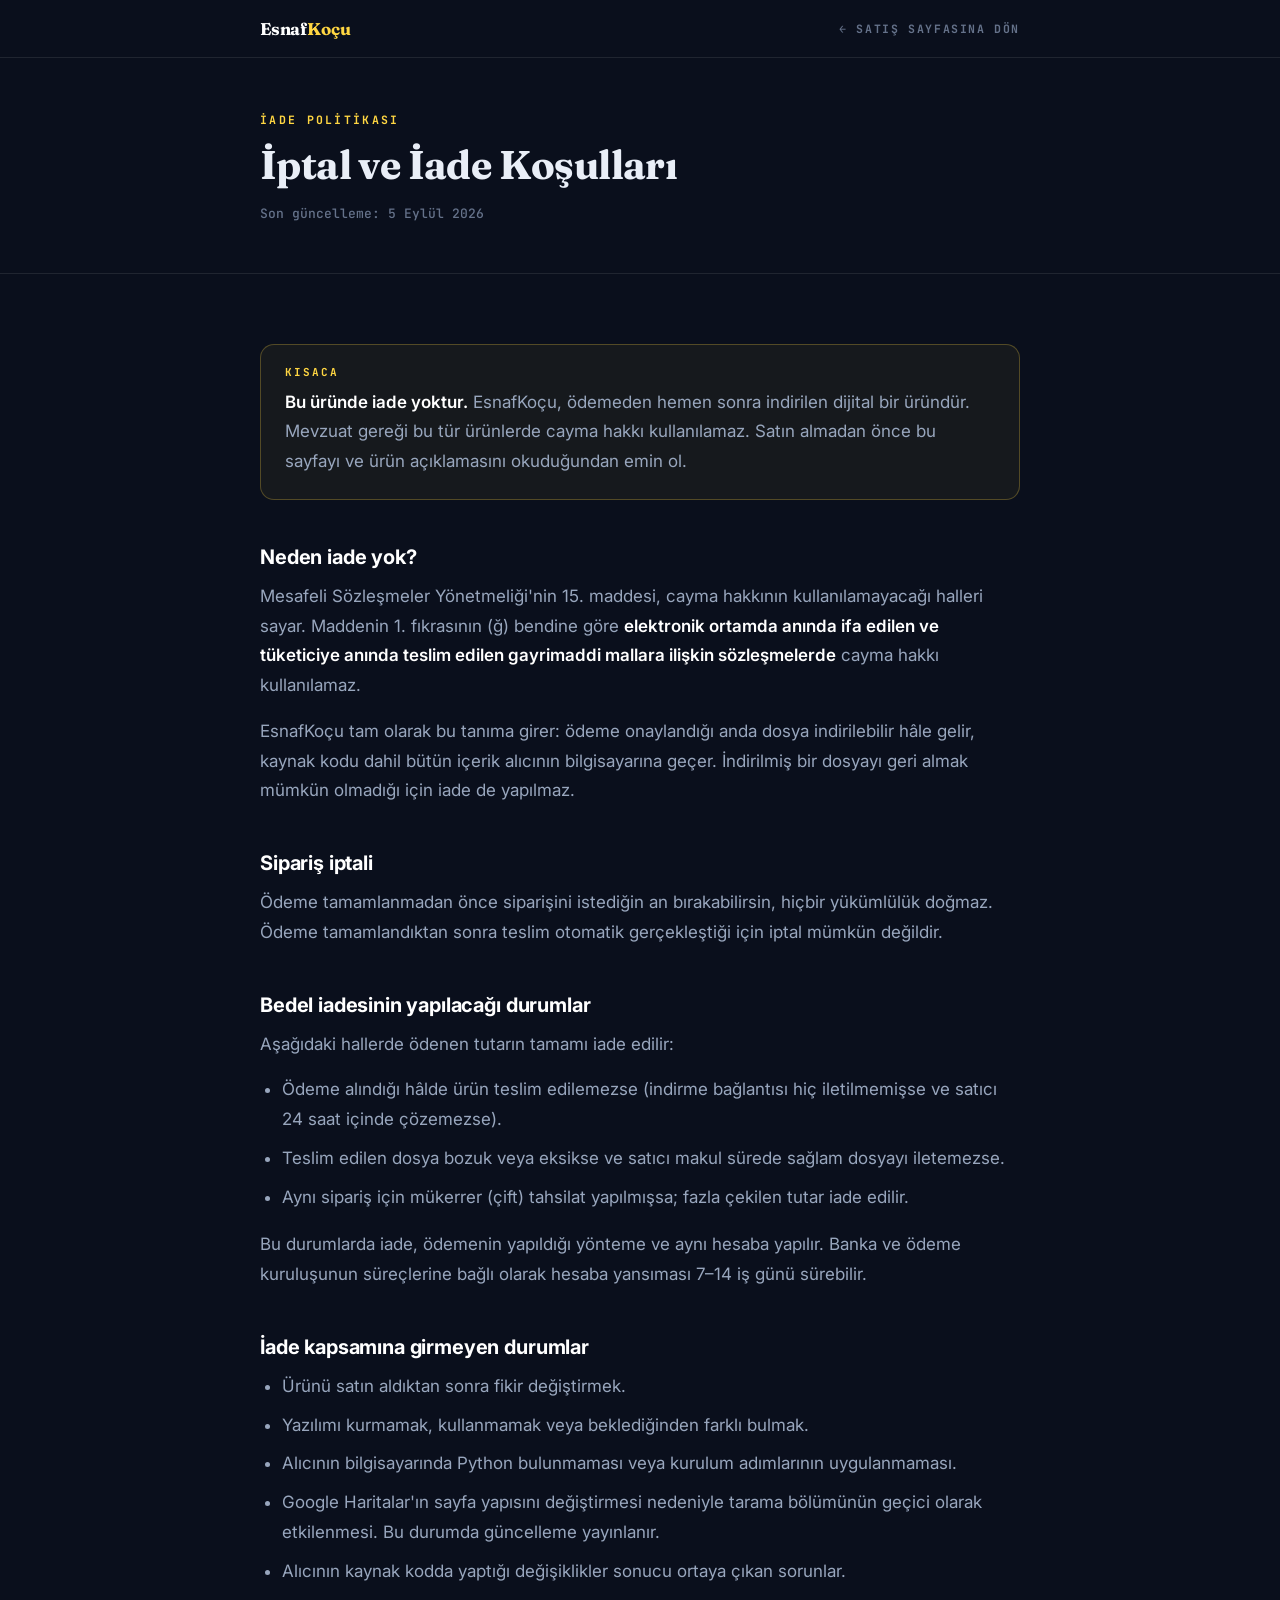
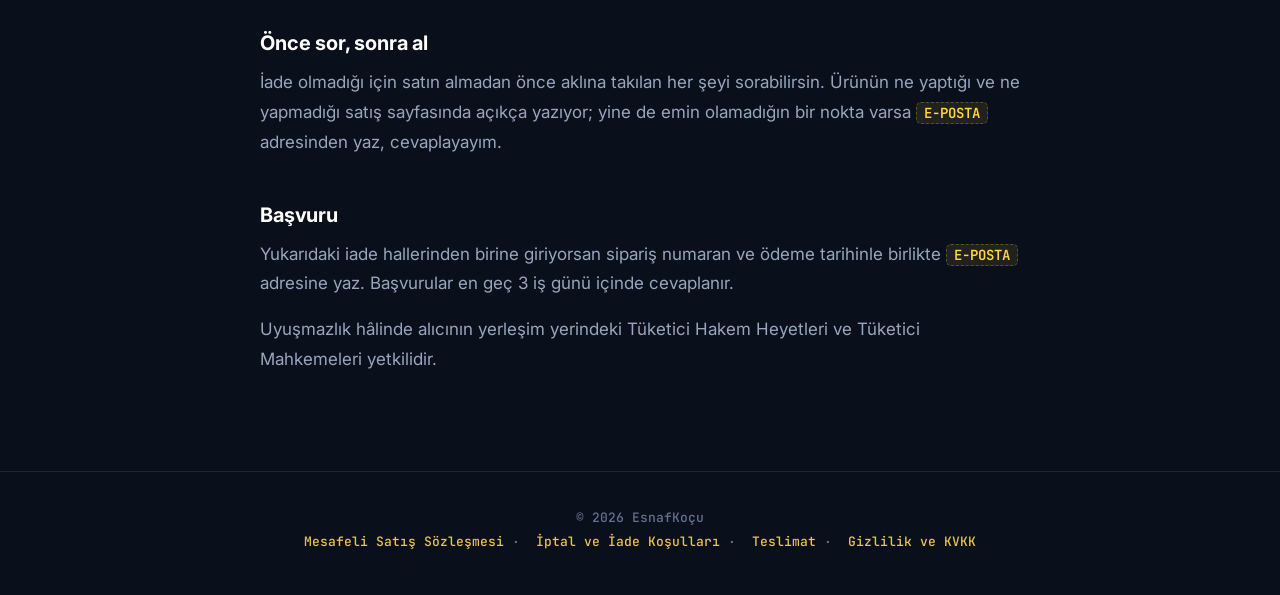
<file: iptal-iade-kosullari.html>
<!doctype html>
<html lang="tr">
<head>
<meta charset="utf-8">
<meta name="viewport" content="width=device-width, initial-scale=1">
<title>İptal ve İade Koşulları — EsnafKoçu</title>
<meta name="description" content="EsnafKoçu dijital ürününde cayma hakkı ve iade koşulları. Anında teslim edilen dijital üründe iade yapılmaz; teslim edilemeyen siparişte bedel iade edilir.">
<meta name="robots" content="index,follow">
<link rel="canonical" href="https://esnafkocu.com/iptal-iade-kosullari.html">
<meta name="theme-color" content="#0a0f1c">
<link rel="preconnect" href="https://fonts.googleapis.com">
<link rel="preconnect" href="https://fonts.gstatic.com" crossorigin>
<link rel="stylesheet" href="https://fonts.googleapis.com/css2?family=Fraunces:opsz,wght@9..144,600;9..144,700&family=Inter:wght@400;500;600;700&family=JetBrains+Mono:wght@500;700&display=swap">
<link rel="stylesheet" href="legal.css">
</head>
<body>
<div class="top"><div class="wrap">
  <a class="brand" href="index.html">Esnaf<span>Koçu</span></a>
  <a class="back" href="index.html">← Satış sayfasına dön</a>
</div></div>

<header class="page"><div class="wrap">
  <span class="label">İade politikası</span>
  <h1>İptal ve İade Koşulları</h1>
  <p class="updated">Son güncelleme: 5 Eylül 2026</p>
</div></header>

<main><div class="wrap">

<div class="box">
  <span class="k">Kısaca</span>
  <p><strong>Bu üründe iade yoktur.</strong> EsnafKoçu, ödemeden hemen sonra indirilen dijital bir üründür. Mevzuat gereği bu tür ürünlerde cayma hakkı kullanılamaz. Satın almadan önce bu sayfayı ve ürün açıklamasını okuduğundan emin ol.</p>
</div>

<h2>Neden iade yok?</h2>
<p>Mesafeli Sözleşmeler Yönetmeliği'nin 15. maddesi, cayma hakkının kullanılamayacağı halleri sayar. Maddenin 1. fıkrasının (ğ) bendine göre <strong>elektronik ortamda anında ifa edilen ve tüketiciye anında teslim edilen gayrimaddi mallara ilişkin sözleşmelerde</strong> cayma hakkı kullanılamaz.</p>
<p>EsnafKoçu tam olarak bu tanıma girer: ödeme onaylandığı anda dosya indirilebilir hâle gelir, kaynak kodu dahil bütün içerik alıcının bilgisayarına geçer. İndirilmiş bir dosyayı geri almak mümkün olmadığı için iade de yapılmaz.</p>

<h2>Sipariş iptali</h2>
<p>Ödeme tamamlanmadan önce siparişini istediğin an bırakabilirsin, hiçbir yükümlülük doğmaz. Ödeme tamamlandıktan sonra teslim otomatik gerçekleştiği için iptal mümkün değildir.</p>

<h2>Bedel iadesinin yapılacağı durumlar</h2>
<p>Aşağıdaki hallerde ödenen tutarın tamamı iade edilir:</p>
<ul>
  <li>Ödeme alındığı hâlde ürün teslim edilemezse (indirme bağlantısı hiç iletilmemişse ve satıcı 24 saat içinde çözemezse).</li>
  <li>Teslim edilen dosya bozuk veya eksikse ve satıcı makul sürede sağlam dosyayı iletemezse.</li>
  <li>Aynı sipariş için mükerrer (çift) tahsilat yapılmışsa; fazla çekilen tutar iade edilir.</li>
</ul>
<p>Bu durumlarda iade, ödemenin yapıldığı yönteme ve aynı hesaba yapılır. Banka ve ödeme kuruluşunun süreçlerine bağlı olarak hesaba yansıması 7–14 iş günü sürebilir.</p>

<h2>İade kapsamına girmeyen durumlar</h2>
<ul>
  <li>Ürünü satın aldıktan sonra fikir değiştirmek.</li>
  <li>Yazılımı kurmamak, kullanmamak veya beklediğinden farklı bulmak.</li>
  <li>Alıcının bilgisayarında Python bulunmaması veya kurulum adımlarının uygulanmaması.</li>
  <li>Google Haritalar'ın sayfa yapısını değiştirmesi nedeniyle tarama bölümünün geçici olarak etkilenmesi. Bu durumda güncelleme yayınlanır.</li>
  <li>Alıcının kaynak kodda yaptığı değişiklikler sonucu ortaya çıkan sorunlar.</li>
</ul>

<h2>Önce sor, sonra al</h2>
<p>İade olmadığı için satın almadan önce aklına takılan her şeyi sorabilirsin. Ürünün ne yaptığı ve ne yapmadığı satış sayfasında açıkça yazıyor; yine de emin olamadığın bir nokta varsa <span class="fill">E-POSTA</span> adresinden yaz, cevaplayayım.</p>

<h2>Başvuru</h2>
<p>Yukarıdaki iade hallerinden birine giriyorsan sipariş numaran ve ödeme tarihinle birlikte <span class="fill">E-POSTA</span> adresine yaz. Başvurular en geç 3 iş günü içinde cevaplanır.</p>
<p>Uyuşmazlık hâlinde alıcının yerleşim yerindeki Tüketici Hakem Heyetleri ve Tüketici Mahkemeleri yetkilidir.</p>

</div></main>
<footer><div class="wrap">
  © 2026 EsnafKoçu<br>
  <a href="mesafeli-satis-sozlesmesi.html">Mesafeli Satış Sözleşmesi</a>·
  <a href="iptal-iade-kosullari.html">İptal ve İade Koşulları</a>·
  <a href="teslimat.html">Teslimat</a>·
  <a href="gizlilik-ve-kvkk.html">Gizlilik ve KVKK</a>
</div></footer>
</body>
</html>
</file>
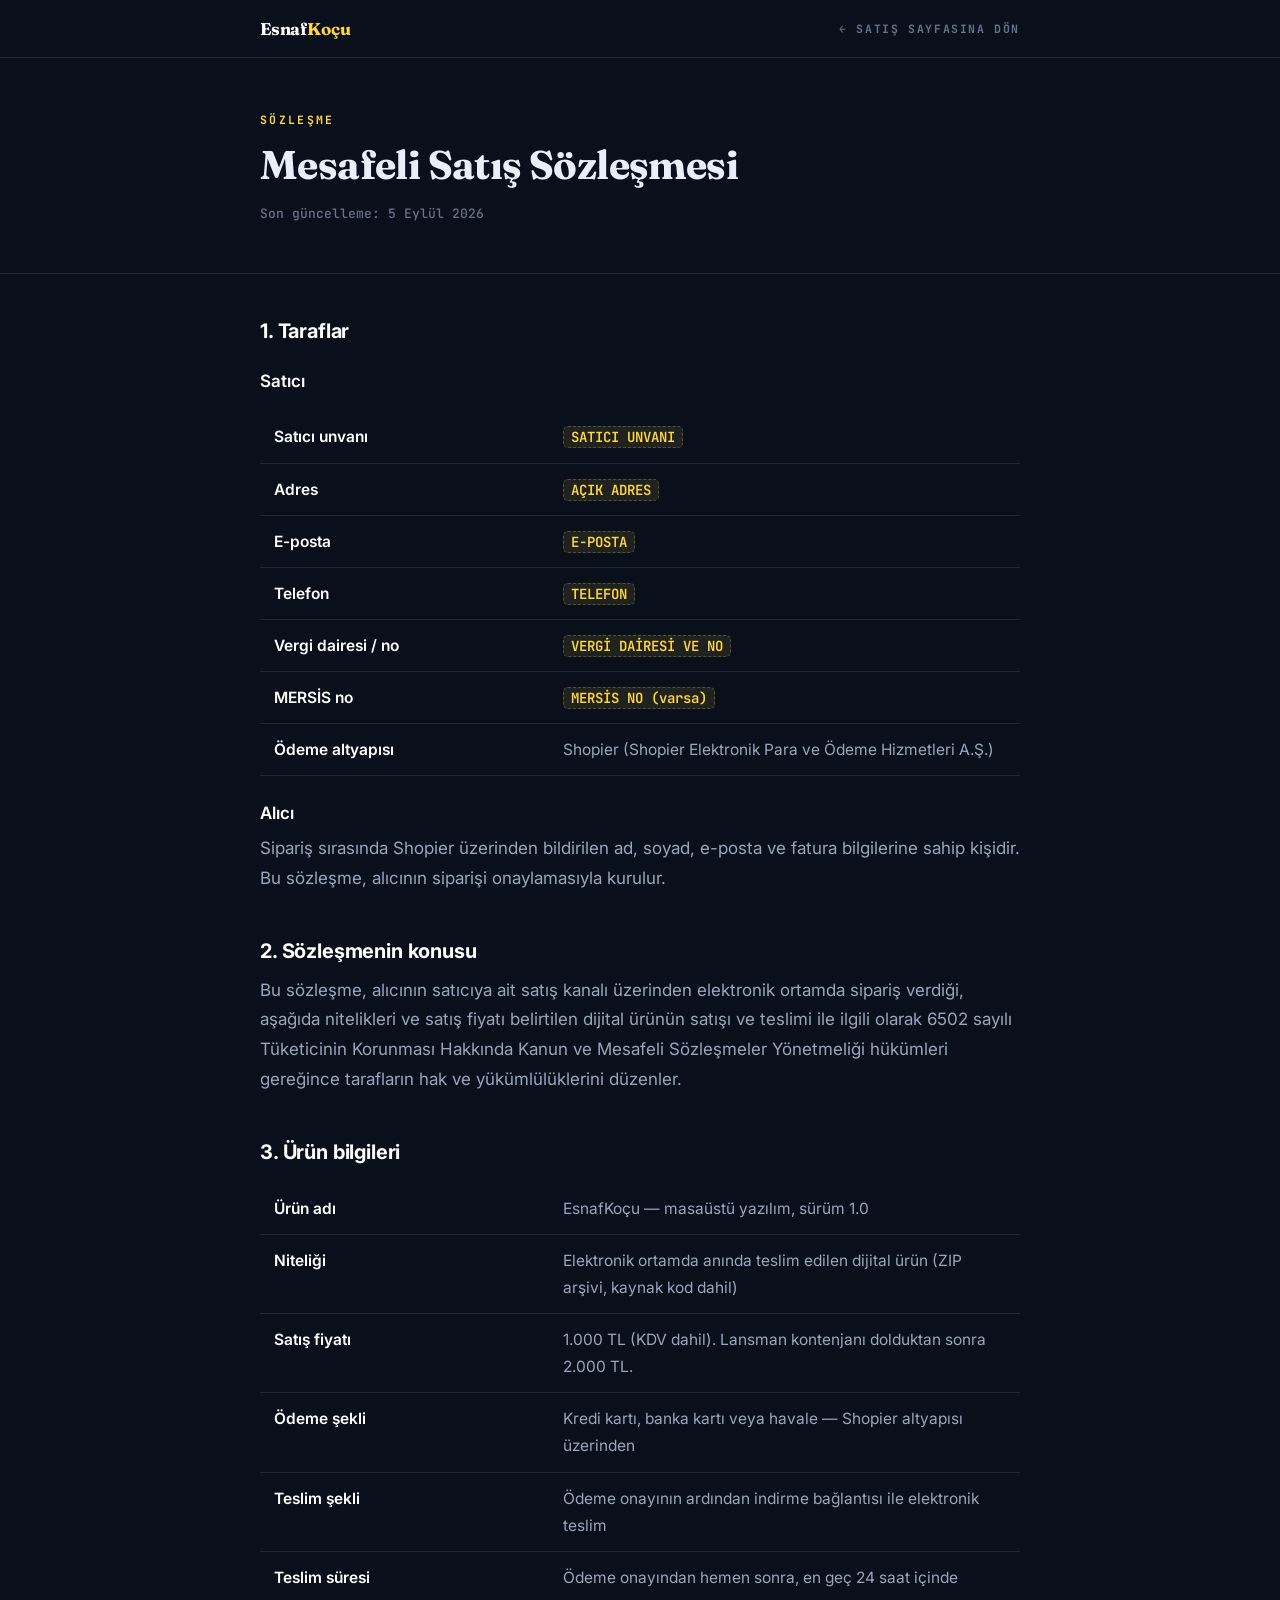
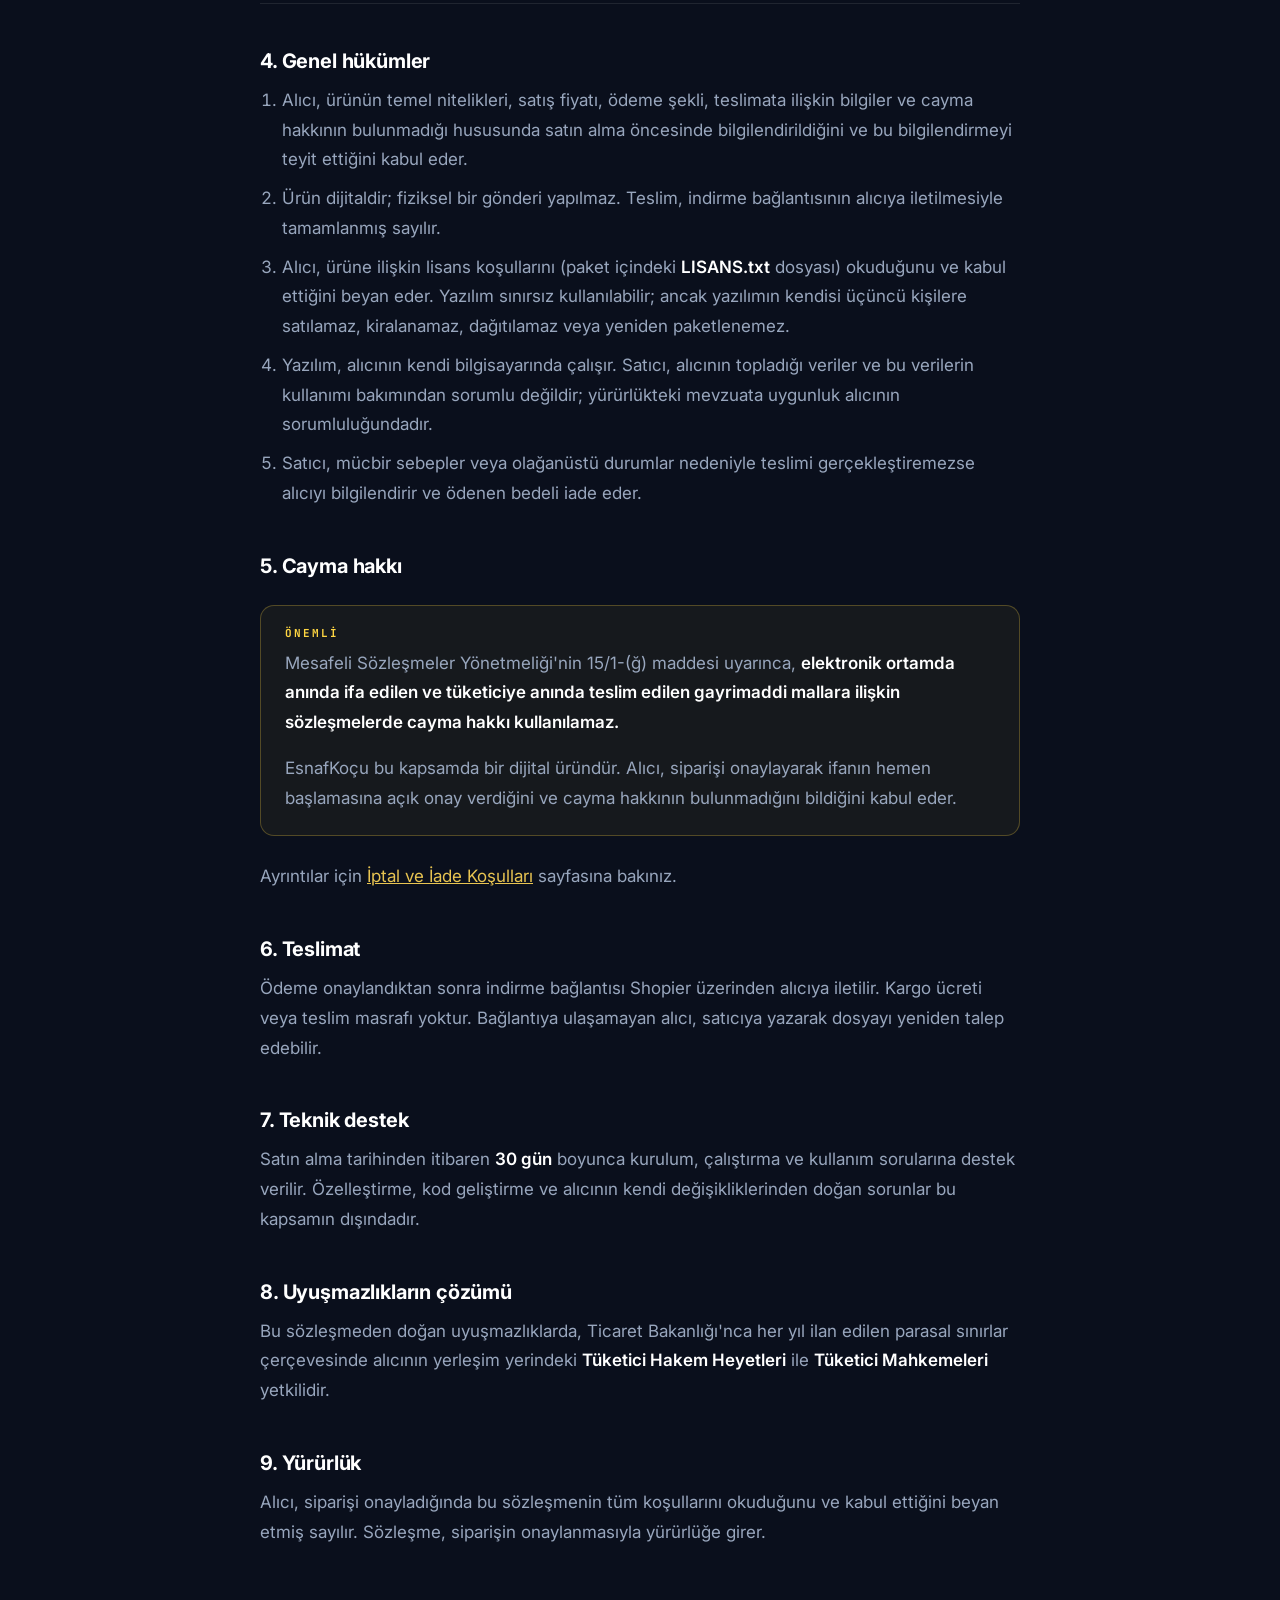
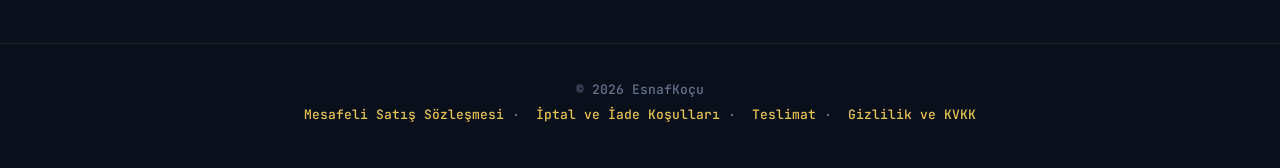
<file: mesafeli-satis-sozlesmesi.html>
<!doctype html>
<html lang="tr">
<head>
<meta charset="utf-8">
<meta name="viewport" content="width=device-width, initial-scale=1">
<title>Mesafeli Satış Sözleşmesi — EsnafKoçu</title>
<meta name="description" content="EsnafKoçu yazılımının mesafeli satış sözleşmesi. Taraflar, ürün bilgileri, teslimat, cayma hakkı istisnası ve uyuşmazlık çözümü.">
<meta name="robots" content="index,follow">
<link rel="canonical" href="https://esnafkocu.com/mesafeli-satis-sozlesmesi.html">
<meta name="theme-color" content="#0a0f1c">
<link rel="preconnect" href="https://fonts.googleapis.com">
<link rel="preconnect" href="https://fonts.gstatic.com" crossorigin>
<link rel="stylesheet" href="https://fonts.googleapis.com/css2?family=Fraunces:opsz,wght@9..144,600;9..144,700&family=Inter:wght@400;500;600;700&family=JetBrains+Mono:wght@500;700&display=swap">
<link rel="stylesheet" href="legal.css">
</head>
<body>
<div class="top"><div class="wrap">
  <a class="brand" href="index.html">Esnaf<span>Koçu</span></a>
  <a class="back" href="index.html">← Satış sayfasına dön</a>
</div></div>

<header class="page"><div class="wrap">
  <span class="label">Sözleşme</span>
  <h1>Mesafeli Satış Sözleşmesi</h1>
  <p class="updated">Son güncelleme: 5 Eylül 2026</p>
</div></header>

<main><div class="wrap">

<h2>1. Taraflar</h2>
<h3>Satıcı</h3>
<table>
  <tr><th>Satıcı unvanı</th><td><span class="fill">SATICI UNVANI</span></td></tr>
  <tr><th>Adres</th><td><span class="fill">AÇIK ADRES</span></td></tr>
  <tr><th>E-posta</th><td><span class="fill">E-POSTA</span></td></tr>
  <tr><th>Telefon</th><td><span class="fill">TELEFON</span></td></tr>
  <tr><th>Vergi dairesi / no</th><td><span class="fill">VERGİ DAİRESİ VE NO</span></td></tr>
  <tr><th>MERSİS no</th><td><span class="fill">MERSİS NO (varsa)</span></td></tr>
  <tr><th>Ödeme altyapısı</th><td>Shopier (Shopier Elektronik Para ve Ödeme Hizmetleri A.Ş.)</td></tr>
</table>
<h3>Alıcı</h3>
<p>Sipariş sırasında Shopier üzerinden bildirilen ad, soyad, e-posta ve fatura bilgilerine sahip kişidir. Bu sözleşme, alıcının siparişi onaylamasıyla kurulur.</p>

<h2>2. Sözleşmenin konusu</h2>
<p>Bu sözleşme, alıcının satıcıya ait satış kanalı üzerinden elektronik ortamda sipariş verdiği, aşağıda nitelikleri ve satış fiyatı belirtilen dijital ürünün satışı ve teslimi ile ilgili olarak 6502 sayılı Tüketicinin Korunması Hakkında Kanun ve Mesafeli Sözleşmeler Yönetmeliği hükümleri gereğince tarafların hak ve yükümlülüklerini düzenler.</p>

<h2>3. Ürün bilgileri</h2>
<table>
  <tr><th>Ürün adı</th><td>EsnafKoçu — masaüstü yazılım, sürüm 1.0</td></tr>
  <tr><th>Niteliği</th><td>Elektronik ortamda anında teslim edilen dijital ürün (ZIP arşivi, kaynak kod dahil)</td></tr>
  <tr><th>Satış fiyatı</th><td>1.000 TL (KDV dahil). Lansman kontenjanı dolduktan sonra 2.000 TL.</td></tr>
  <tr><th>Ödeme şekli</th><td>Kredi kartı, banka kartı veya havale — Shopier altyapısı üzerinden</td></tr>
  <tr><th>Teslim şekli</th><td>Ödeme onayının ardından indirme bağlantısı ile elektronik teslim</td></tr>
  <tr><th>Teslim süresi</th><td>Ödeme onayından hemen sonra, en geç 24 saat içinde</td></tr>
</table>

<h2>4. Genel hükümler</h2>
<ol>
  <li>Alıcı, ürünün temel nitelikleri, satış fiyatı, ödeme şekli, teslimata ilişkin bilgiler ve cayma hakkının bulunmadığı hususunda satın alma öncesinde bilgilendirildiğini ve bu bilgilendirmeyi teyit ettiğini kabul eder.</li>
  <li>Ürün dijitaldir; fiziksel bir gönderi yapılmaz. Teslim, indirme bağlantısının alıcıya iletilmesiyle tamamlanmış sayılır.</li>
  <li>Alıcı, ürüne ilişkin lisans koşullarını (paket içindeki <strong>LISANS.txt</strong> dosyası) okuduğunu ve kabul ettiğini beyan eder. Yazılım sınırsız kullanılabilir; ancak yazılımın kendisi üçüncü kişilere satılamaz, kiralanamaz, dağıtılamaz veya yeniden paketlenemez.</li>
  <li>Yazılım, alıcının kendi bilgisayarında çalışır. Satıcı, alıcının topladığı veriler ve bu verilerin kullanımı bakımından sorumlu değildir; yürürlükteki mevzuata uygunluk alıcının sorumluluğundadır.</li>
  <li>Satıcı, mücbir sebepler veya olağanüstü durumlar nedeniyle teslimi gerçekleştiremezse alıcıyı bilgilendirir ve ödenen bedeli iade eder.</li>
</ol>

<h2>5. Cayma hakkı</h2>
<div class="box">
  <span class="k">Önemli</span>
  <p>Mesafeli Sözleşmeler Yönetmeliği'nin 15/1-(ğ) maddesi uyarınca, <strong>elektronik ortamda anında ifa edilen ve tüketiciye anında teslim edilen gayrimaddi mallara ilişkin sözleşmelerde cayma hakkı kullanılamaz.</strong></p>
  <p>EsnafKoçu bu kapsamda bir dijital üründür. Alıcı, siparişi onaylayarak ifanın hemen başlamasına açık onay verdiğini ve cayma hakkının bulunmadığını bildiğini kabul eder.</p>
</div>
<p>Ayrıntılar için <a href="iptal-iade-kosullari.html">İptal ve İade Koşulları</a> sayfasına bakınız.</p>

<h2>6. Teslimat</h2>
<p>Ödeme onaylandıktan sonra indirme bağlantısı Shopier üzerinden alıcıya iletilir. Kargo ücreti veya teslim masrafı yoktur. Bağlantıya ulaşamayan alıcı, satıcıya yazarak dosyayı yeniden talep edebilir.</p>

<h2>7. Teknik destek</h2>
<p>Satın alma tarihinden itibaren <strong>30 gün</strong> boyunca kurulum, çalıştırma ve kullanım sorularına destek verilir. Özelleştirme, kod geliştirme ve alıcının kendi değişikliklerinden doğan sorunlar bu kapsamın dışındadır.</p>

<h2>8. Uyuşmazlıkların çözümü</h2>
<p>Bu sözleşmeden doğan uyuşmazlıklarda, Ticaret Bakanlığı'nca her yıl ilan edilen parasal sınırlar çerçevesinde alıcının yerleşim yerindeki <strong>Tüketici Hakem Heyetleri</strong> ile <strong>Tüketici Mahkemeleri</strong> yetkilidir.</p>

<h2>9. Yürürlük</h2>
<p>Alıcı, siparişi onayladığında bu sözleşmenin tüm koşullarını okuduğunu ve kabul ettiğini beyan etmiş sayılır. Sözleşme, siparişin onaylanmasıyla yürürlüğe girer.</p>

</div></main>
<footer><div class="wrap">
  © 2026 EsnafKoçu<br>
  <a href="mesafeli-satis-sozlesmesi.html">Mesafeli Satış Sözleşmesi</a>·
  <a href="iptal-iade-kosullari.html">İptal ve İade Koşulları</a>·
  <a href="teslimat.html">Teslimat</a>·
  <a href="gizlilik-ve-kvkk.html">Gizlilik ve KVKK</a>
</div></footer>
</body>
</html>
</file>
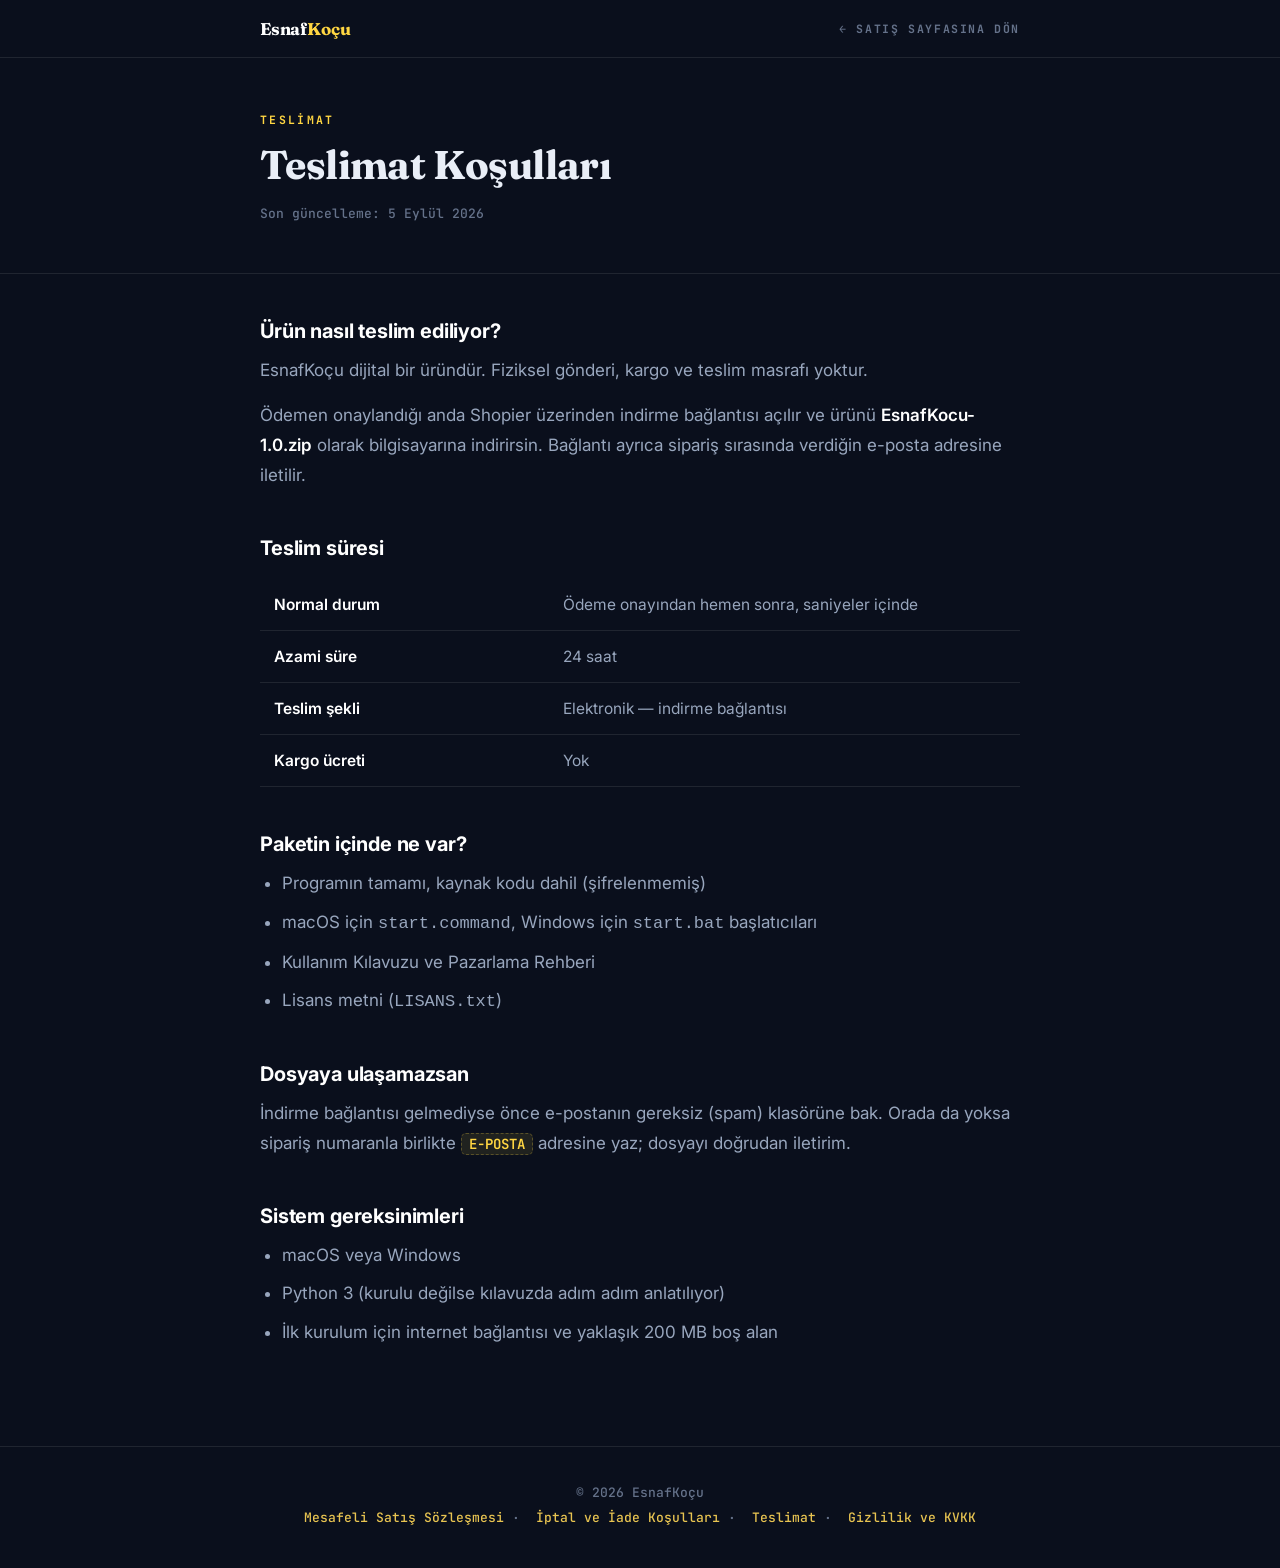
<file: teslimat.html>
<!doctype html>
<html lang="tr">
<head>
<meta charset="utf-8">
<meta name="viewport" content="width=device-width, initial-scale=1">
<title>Teslimat — EsnafKoçu</title>
<meta name="description" content="EsnafKoçu dijital ürününün teslim şekli ve süresi. Ödeme onayından sonra indirme bağlantısı ile anında elektronik teslim.">
<meta name="robots" content="index,follow">
<link rel="canonical" href="https://esnafkocu.com/teslimat.html">
<meta name="theme-color" content="#0a0f1c">
<link rel="preconnect" href="https://fonts.googleapis.com">
<link rel="preconnect" href="https://fonts.gstatic.com" crossorigin>
<link rel="stylesheet" href="https://fonts.googleapis.com/css2?family=Fraunces:opsz,wght@9..144,600;9..144,700&family=Inter:wght@400;500;600;700&family=JetBrains+Mono:wght@500;700&display=swap">
<link rel="stylesheet" href="legal.css">
</head>
<body>
<div class="top"><div class="wrap">
  <a class="brand" href="index.html">Esnaf<span>Koçu</span></a>
  <a class="back" href="index.html">← Satış sayfasına dön</a>
</div></div>

<header class="page"><div class="wrap">
  <span class="label">Teslimat</span>
  <h1>Teslimat Koşulları</h1>
  <p class="updated">Son güncelleme: 5 Eylül 2026</p>
</div></header>

<main><div class="wrap">

<h2>Ürün nasıl teslim ediliyor?</h2>
<p>EsnafKoçu dijital bir üründür. Fiziksel gönderi, kargo ve teslim masrafı yoktur.</p>
<p>Ödemen onaylandığı anda Shopier üzerinden indirme bağlantısı açılır ve ürünü <strong>EsnafKocu-1.0.zip</strong> olarak bilgisayarına indirirsin. Bağlantı ayrıca sipariş sırasında verdiğin e-posta adresine iletilir.</p>

<h2>Teslim süresi</h2>
<table>
  <tr><th>Normal durum</th><td>Ödeme onayından hemen sonra, saniyeler içinde</td></tr>
  <tr><th>Azami süre</th><td>24 saat</td></tr>
  <tr><th>Teslim şekli</th><td>Elektronik — indirme bağlantısı</td></tr>
  <tr><th>Kargo ücreti</th><td>Yok</td></tr>
</table>

<h2>Paketin içinde ne var?</h2>
<ul>
  <li>Programın tamamı, kaynak kodu dahil (şifrelenmemiş)</li>
  <li>macOS için <code>start.command</code>, Windows için <code>start.bat</code> başlatıcıları</li>
  <li>Kullanım Kılavuzu ve Pazarlama Rehberi</li>
  <li>Lisans metni (<code>LISANS.txt</code>)</li>
</ul>

<h2>Dosyaya ulaşamazsan</h2>
<p>İndirme bağlantısı gelmediyse önce e-postanın gereksiz (spam) klasörüne bak. Orada da yoksa sipariş numaranla birlikte <span class="fill">E-POSTA</span> adresine yaz; dosyayı doğrudan iletirim.</p>

<h2>Sistem gereksinimleri</h2>
<ul>
  <li>macOS veya Windows</li>
  <li>Python 3 (kurulu değilse kılavuzda adım adım anlatılıyor)</li>
  <li>İlk kurulum için internet bağlantısı ve yaklaşık 200 MB boş alan</li>
</ul>

</div></main>
<footer><div class="wrap">
  © 2026 EsnafKoçu<br>
  <a href="mesafeli-satis-sozlesmesi.html">Mesafeli Satış Sözleşmesi</a>·
  <a href="iptal-iade-kosullari.html">İptal ve İade Koşulları</a>·
  <a href="teslimat.html">Teslimat</a>·
  <a href="gizlilik-ve-kvkk.html">Gizlilik ve KVKK</a>
</div></footer>
</body>
</html>
</file>
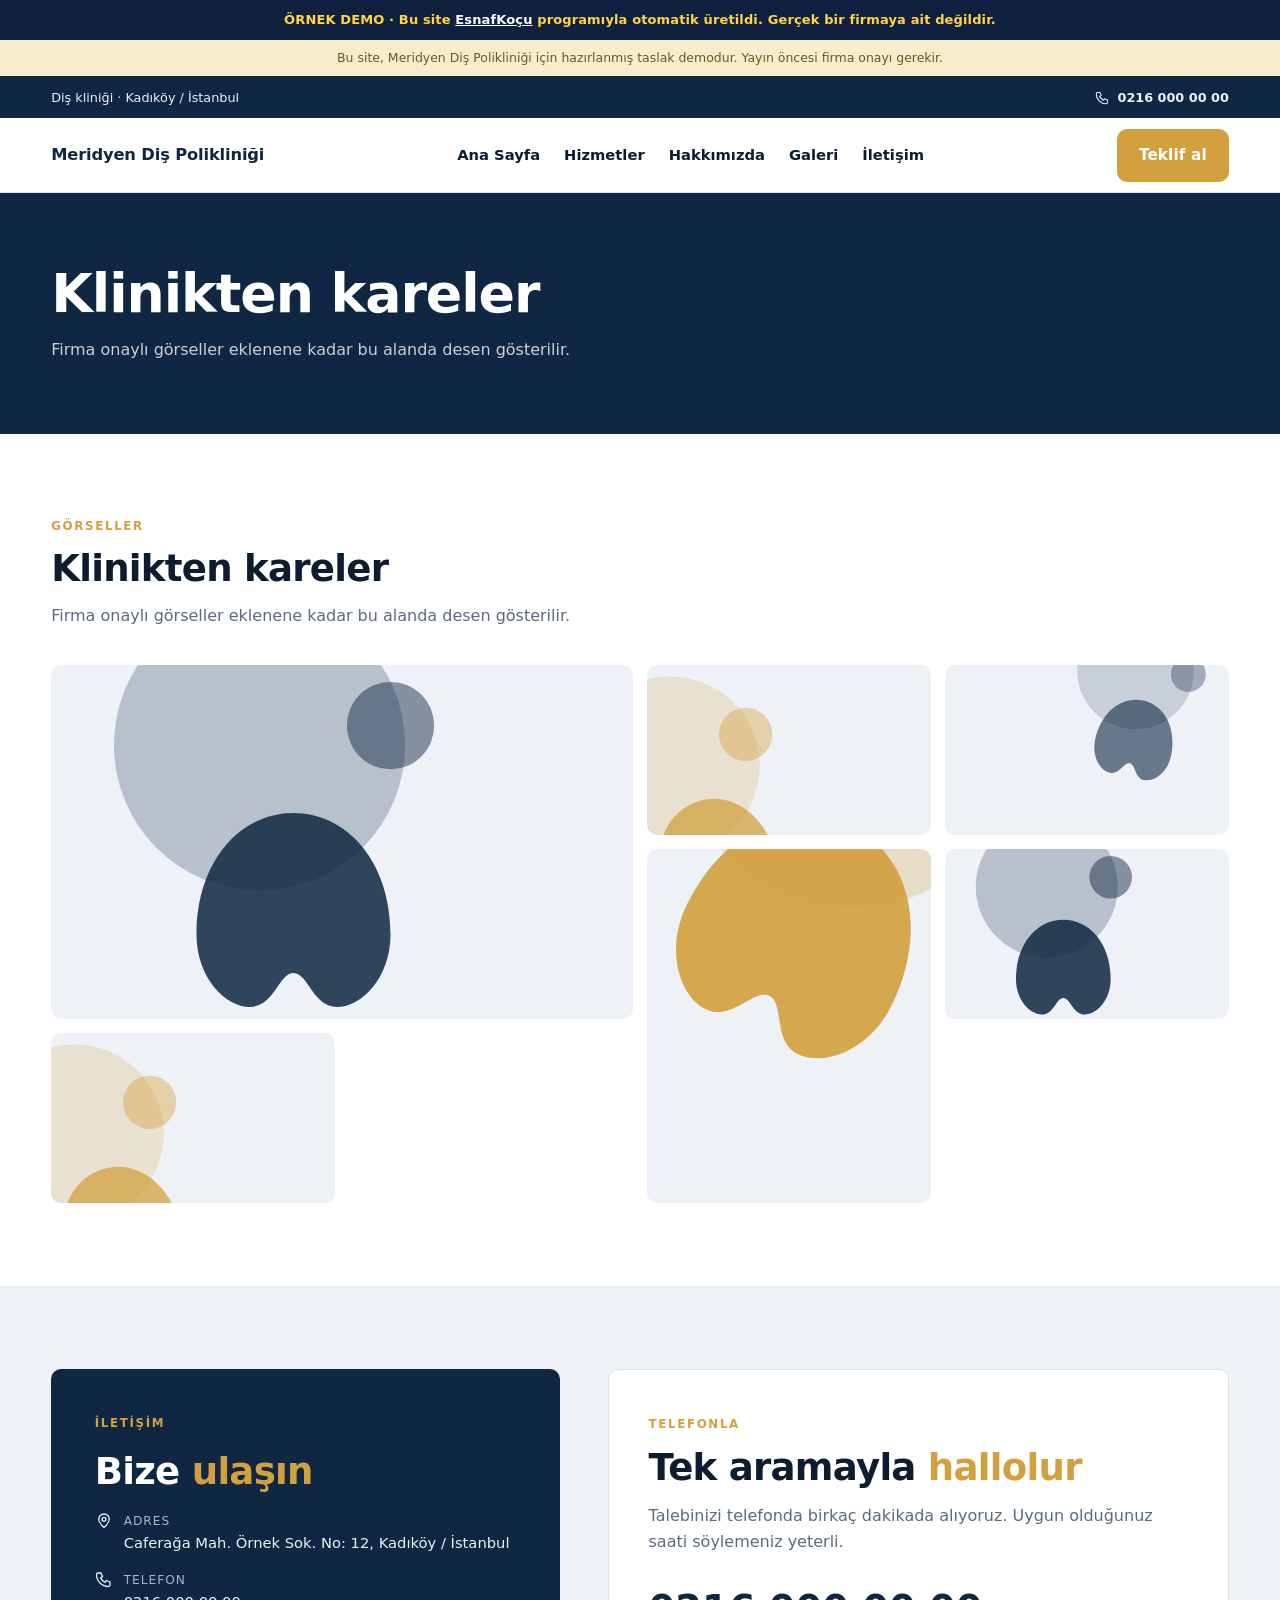
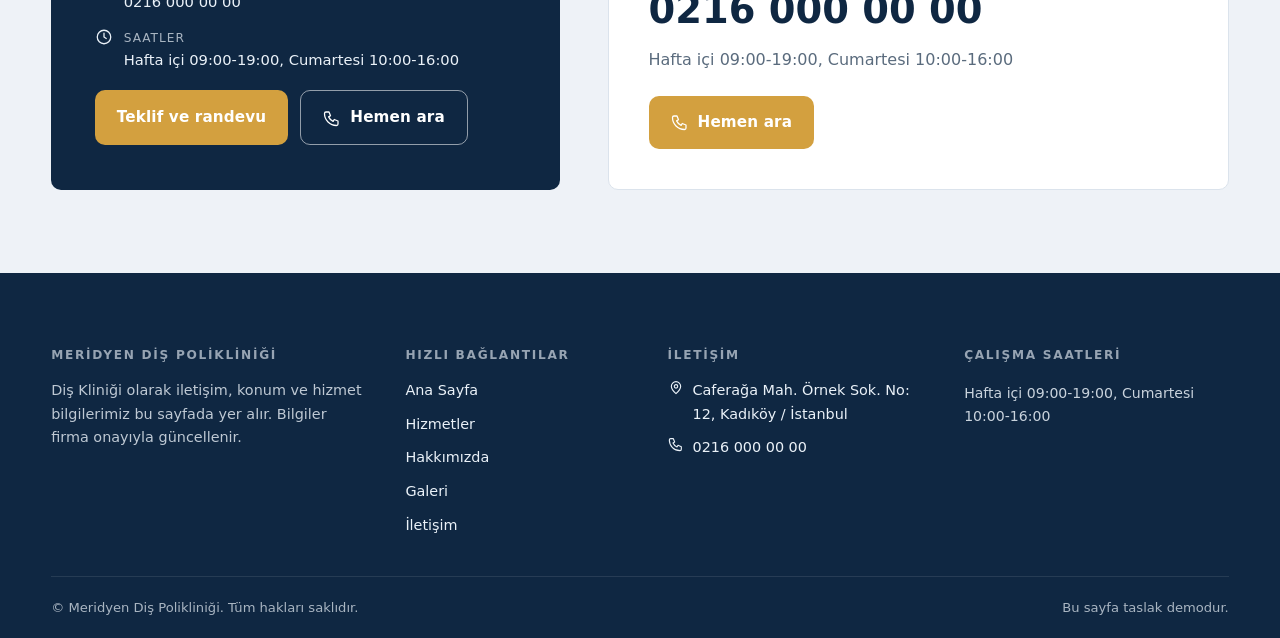
<file: ornek/galeri.html>
<!doctype html><html lang="tr"><head><meta charset="utf-8"><meta name="viewport" content="width=device-width,initial-scale=1"><title>Galeri | Meridyen Diş Polikliniği</title><meta name="description" content="Meridyen Diş Polikliniği - Diş kliniği · Kadıköy / İstanbul · Telefon: 0216 000 00 00 · İletişim, konum, çalışma saatleri ve hizmet bilgileri."><meta name="robots" content="index,follow"><meta name="author" content="Meridyen Diş Polikliniği"><meta property="og:type" content="website"><meta property="og:title" content="Galeri | Meridyen Diş Polikliniği"><meta property="og:description" content="Meridyen Diş Polikliniği - Diş kliniği · Kadıköy / İstanbul · Telefon: 0216 000 00 00 · İletişim, konum, çalışma saatleri ve hizmet bilgileri."><meta property="og:locale" content="tr_TR"><meta property="og:site_name" content="Meridyen Diş Polikliniği"><meta name="twitter:card" content="summary_large_image"><meta name="twitter:title" content="Galeri | Meridyen Diş Polikliniği"><meta name="twitter:description" content="Meridyen Diş Polikliniği - Diş kliniği · Kadıköy / İstanbul · Telefon: 0216 000 00 00 · İletişim, konum, çalışma saatleri ve hizmet bilgileri."><style>:root{--primary:#0f2742;--accent:#d3a03f;--ink:#0d1c2e;--muted:#5a6b7d;--paper:#ffffff;--alt:#eef2f7;--surface:#ffffff;--line:#dbe3ec;--band:#0f2742;--band_ink:#eaf1f8;--hero_bg:#0f2742;--hero_ink:#ffffff;--r:10px;--caps:none;--hw:800;--hero_shape:#d9ab52;--hero-art:url("data:image/svg+xml,%3Csvg%20xmlns%3D%27http%3A%2F%2Fwww.w3.org%2F2000%2Fsvg%27%20viewBox%3D%270%200%201200%20900%27%20preserveAspectRatio%3D%27xMidYMid%20slice%27%3E%3Crect%20width%3D%271200%27%20height%3D%27900%27%20fill%3D%27%230f2742%27%2F%3E%3Ccircle%20cx%3D%27430%27%20cy%3D%27250%27%20r%3D%27300%27%20fill%3D%27%23d9ab52%27%20opacity%3D%270.21%27%2F%3E%3Cpath%20d%3D%27M300%20640c0-150%2090-250%20200-250s200%20100%20200%20250c0%2090-60%20150-110%20150s-60-70-90-70-40%2070-90%2070-110-60-110-150z%27%20fill%3D%27%23d9ab52%27%20opacity%3D%270.75%27%2F%3E%3Ccircle%20cx%3D%27700%27%20cy%3D%27210%27%20r%3D%2790%27%20fill%3D%27%23d9ab52%27%20opacity%3D%270.42%27%2F%3E%3C%2Fsvg%3E");--art-a:url("data:image/svg+xml,%3Csvg%20xmlns%3D%27http%3A%2F%2Fwww.w3.org%2F2000%2Fsvg%27%20viewBox%3D%270%200%201200%20900%27%20preserveAspectRatio%3D%27xMidYMid%20slice%27%3E%3Crect%20width%3D%271200%27%20height%3D%27900%27%20fill%3D%27%23eef2f7%27%2F%3E%3Ccircle%20cx%3D%27430%27%20cy%3D%27250%27%20r%3D%27300%27%20fill%3D%27%230f2742%27%20opacity%3D%270.24%27%2F%3E%3Cpath%20d%3D%27M300%20640c0-150%2090-250%20200-250s200%20100%20200%20250c0%2090-60%20150-110%20150s-60-70-90-70-40%2070-90%2070-110-60-110-150z%27%20fill%3D%27%230f2742%27%20opacity%3D%270.85%27%2F%3E%3Ccircle%20cx%3D%27700%27%20cy%3D%27210%27%20r%3D%2790%27%20fill%3D%27%230f2742%27%20opacity%3D%270.48%27%2F%3E%3C%2Fsvg%3E");--art-b:url("data:image/svg+xml,%3Csvg%20xmlns%3D%27http%3A%2F%2Fwww.w3.org%2F2000%2Fsvg%27%20viewBox%3D%270%200%201200%20900%27%20preserveAspectRatio%3D%27xMidYMid%20slice%27%3E%3Crect%20width%3D%271200%27%20height%3D%27900%27%20fill%3D%27%23eef2f7%27%2F%3E%3Cg%20transform%3D%27rotate%28-14%20600%20450%29%20translate%28-160%2060%29%20scale%281.25%29%27%20transform-origin%3D%27600%20450%27%3E%3Ccircle%20cx%3D%27430%27%20cy%3D%27250%27%20r%3D%27300%27%20fill%3D%27%23d3a03f%27%20opacity%3D%270.21%27%2F%3E%3Cpath%20d%3D%27M300%20640c0-150%2090-250%20200-250s200%20100%20200%20250c0%2090-60%20150-110%20150s-60-70-90-70-40%2070-90%2070-110-60-110-150z%27%20fill%3D%27%23d3a03f%27%20opacity%3D%270.75%27%2F%3E%3Ccircle%20cx%3D%27700%27%20cy%3D%27210%27%20r%3D%2790%27%20fill%3D%27%23d3a03f%27%20opacity%3D%270.42%27%2F%3E%3C%2Fg%3E%3C%2Fsvg%3E");--art-c:url("data:image/svg+xml,%3Csvg%20xmlns%3D%27http%3A%2F%2Fwww.w3.org%2F2000%2Fsvg%27%20viewBox%3D%270%200%201200%20900%27%20preserveAspectRatio%3D%27xMidYMid%20slice%27%3E%3Crect%20width%3D%271200%27%20height%3D%27900%27%20fill%3D%27%23eef2f7%27%2F%3E%3Cg%20transform%3D%27rotate%2812%20600%20450%29%20translate%28190%20-70%29%20scale%280.82%29%27%20transform-origin%3D%27600%20450%27%3E%3Ccircle%20cx%3D%27430%27%20cy%3D%27250%27%20r%3D%27300%27%20fill%3D%27%230f2742%27%20opacity%3D%270.17%27%2F%3E%3Cpath%20d%3D%27M300%20640c0-150%2090-250%20200-250s200%20100%20200%20250c0%2090-60%20150-110%20150s-60-70-90-70-40%2070-90%2070-110-60-110-150z%27%20fill%3D%27%230f2742%27%20opacity%3D%270.60%27%2F%3E%3Ccircle%20cx%3D%27700%27%20cy%3D%27210%27%20r%3D%2790%27%20fill%3D%27%230f2742%27%20opacity%3D%270.34%27%2F%3E%3C%2Fg%3E%3C%2Fsvg%3E");--art-d:url("data:image/svg+xml,%3Csvg%20xmlns%3D%27http%3A%2F%2Fwww.w3.org%2F2000%2Fsvg%27%20viewBox%3D%270%200%201200%20900%27%20preserveAspectRatio%3D%27xMidYMid%20slice%27%3E%3Crect%20width%3D%271200%27%20height%3D%27900%27%20fill%3D%27%23eef2f7%27%2F%3E%3Cg%20transform%3D%27rotate%2826%20600%20450%29%20translate%28-70%20-130%29%20scale%281.45%29%27%20transform-origin%3D%27600%20450%27%3E%3Ccircle%20cx%3D%27430%27%20cy%3D%27250%27%20r%3D%27300%27%20fill%3D%27%23d3a03f%27%20opacity%3D%270.27%27%2F%3E%3Cpath%20d%3D%27M300%20640c0-150%2090-250%20200-250s200%20100%20200%20250c0%2090-60%20150-110%20150s-60-70-90-70-40%2070-90%2070-110-60-110-150z%27%20fill%3D%27%23d3a03f%27%20opacity%3D%270.90%27%2F%3E%3Ccircle%20cx%3D%27700%27%20cy%3D%27210%27%20r%3D%2790%27%20fill%3D%27%23d3a03f%27%20opacity%3D%270.53%27%2F%3E%3C%2Fg%3E%3C%2Fsvg%3E")}
*{box-sizing:border-box}
html{scroll-behavior:smooth}
body{margin:0;background:var(--paper);color:var(--ink);font:16px/1.65 ui-sans-serif,system-ui,-apple-system,"Segoe UI",Roboto,sans-serif;-webkit-font-smoothing:antialiased}
a{color:inherit;text-decoration:none}
img{max-width:100%;display:block}
.wrap{width:min(1180px,92vw);margin:0 auto}
h1,h2,h3{margin:0;line-height:1.14;font-weight:var(--hw);letter-spacing:-.02em;text-transform:var(--caps)}
h1{font-size:clamp(2.1rem,4.2vw,3.4rem)}
h2{font-size:clamp(1.55rem,2.9vw,2.4rem)}
h3{font-size:1.05rem;letter-spacing:0;text-transform:none}
p{margin:0}
.ico{flex:none}
.eyebrow{display:inline-block;font-size:.74rem;font-weight:800;letter-spacing:.14em;text-transform:uppercase;color:var(--accent)}
.hi{color:var(--accent)}
.lead{color:var(--muted);max-width:62ch}
section{padding:clamp(54px,6.5vw,92px) 0}
.section-head{display:flex;flex-direction:column;gap:12px;margin-bottom:36px}
.btn{display:inline-flex;align-items:center;gap:9px;padding:14px 22px;border-radius:var(--r);background:var(--accent);color:#fff;font-weight:750;font-size:.95rem;border:0;cursor:pointer;text-transform:var(--caps);letter-spacing:.01em}
.btn.dark{background:var(--primary);color:#fff}
.btn.wa{background:#1f9d55;color:#fff}
.btn.ghost{background:transparent;color:var(--primary);border:1.6px solid var(--primary)}
.btn.on-dark{background:#fff;color:var(--primary)}
.btn.ghost-light{background:transparent;color:#fff;border:1.6px solid rgba(255,255,255,.55)}
.actions{display:flex;flex-wrap:wrap;gap:12px}
.notice{background:#f6edcd;color:#6a5a20;text-align:center;font-size:.78rem;padding:8px 16px}
.topbar{background:var(--band);color:var(--band_ink);font-size:.8rem}
.topbar .wrap{display:flex;justify-content:space-between;align-items:center;gap:16px;min-height:42px;flex-wrap:wrap}
.topbar a{display:inline-flex;align-items:center;gap:7px;font-weight:700}
header.site{position:sticky;top:0;z-index:50;background:var(--surface);border-bottom:1px solid var(--line)}
header.site .wrap{display:flex;align-items:center;justify-content:space-between;gap:20px;min-height:74px}
.brand{display:flex;align-items:center;gap:10px;font-weight:850;font-size:1.02rem;color:var(--primary);letter-spacing:-.01em}
.brand img{max-height:36px;max-width:150px;object-fit:contain}
.menu{display:flex;gap:24px;font-size:.92rem;font-weight:650}
.menu a:hover{color:var(--accent)}
.hero{position:relative;background:var(--hero_bg);color:var(--hero_ink);overflow:hidden;padding:0}
.hero-media{position:absolute;inset:0;background:var(--hero-art) center/cover no-repeat}
.hero-media.photo{background-size:cover;background-position:center}
.hero-scrim{position:absolute;inset:0;background:linear-gradient(94deg,var(--hero_bg) 0%,var(--hero_bg) 32%,rgba(8,14,22,.66) 58%,rgba(8,14,22,.3) 100%)}
.hero .wrap{position:relative;z-index:2;padding:clamp(62px,7.5vw,112px) 0}
.hero-inner{max-width:640px;display:flex;flex-direction:column;gap:20px}
.hero h1{color:#fff}
.hero p{color:rgba(255,255,255,.86);max-width:52ch}
.hero-tag{display:inline-flex;align-items:center;gap:8px;font-size:.82rem;color:rgba(255,255,255,.9);background:rgba(255,255,255,.12);border:1px solid rgba(255,255,255,.22);padding:8px 14px;border-radius:999px;width:fit-content}
.strip{background:var(--band);color:var(--band_ink)}
.strip .wrap{display:grid;grid-template-columns:repeat(4,1fr);gap:26px;padding:26px 0}
.strip .item{display:flex;gap:12px;align-items:flex-start}
.strip strong{display:block;font-size:.92rem}
.strip span{font-size:.8rem;opacity:.75}
.about{background:var(--paper)}
.about .wrap{display:grid;grid-template-columns:.95fr 1.05fr;gap:clamp(28px,4vw,62px);align-items:center}
.frame{position:relative;border-radius:var(--r);overflow:hidden;background:var(--alt) var(--art-a) center/cover no-repeat;min-height:390px;background-size:cover;background-position:center}
.frame img,.svc .shot img,.mosaic .tile img{position:absolute;inset:0;width:100%;height:100%;object-fit:cover}
.hero-photo{position:absolute;inset:0;width:100%;height:100%;object-fit:cover;z-index:0}
.svc .shot{position:relative;overflow:hidden}
.mosaic .tile{position:relative;overflow:hidden}
.logo-mark{max-height:36px;max-width:150px;object-fit:contain}
.about-body{display:flex;flex-direction:column;gap:16px}
.mini{display:grid;grid-template-columns:1fr 1fr;gap:14px;margin-top:4px}
.mini > div{display:flex;gap:10px;align-items:flex-start;font-size:.9rem}
.mini strong{display:block}
.mini span{color:var(--muted);font-size:.84rem}
.why{background:var(--alt)}
.cards4{display:grid;grid-template-columns:repeat(4,1fr);gap:18px}
.card{background:var(--surface);border:1px solid var(--line);border-radius:var(--r);padding:26px;display:flex;flex-direction:column;gap:10px}
.card .badge{width:44px;height:44px;border-radius:var(--r);display:grid;place-items:center;background:var(--alt);color:var(--accent)}
.card p{color:var(--muted);font-size:.9rem}
.services{background:var(--paper)}
.cards3{display:grid;grid-template-columns:repeat(3,1fr);gap:20px}
.svc{background:var(--surface);border:1px solid var(--line);border-radius:var(--r);overflow:hidden;display:flex;flex-direction:column}
.svc .shot{height:186px;background:var(--alt);background-size:cover;background-position:center}
.svc .shot.v0{background-image:var(--art-a)}
.svc .shot.v1{background-image:var(--art-b)}
.svc .shot.v2{background-image:var(--art-c)}
.svc .shot.v3{background-image:var(--art-d)}
.svc .body{padding:22px;display:flex;flex-direction:column;gap:9px;flex:1}
.svc p{color:var(--muted);font-size:.89rem;flex:1}
.svc .more{display:inline-flex;align-items:center;gap:7px;color:var(--accent);font-weight:750;font-size:.86rem}
.emergency{background:var(--accent);color:#fff;padding:0}
.emergency .wrap{display:flex;align-items:center;justify-content:space-between;gap:20px;padding:24px 0;flex-wrap:wrap}
.emergency .msg{display:flex;gap:14px;align-items:center}
.emergency strong{display:block;font-size:1.05rem}
.emergency span{opacity:.92;font-size:.88rem}
.area{background:var(--alt)}
.area .wrap{display:grid;grid-template-columns:.85fr 1.15fr;gap:clamp(26px,4vw,56px);align-items:center}
.area iframe{width:100%;min-height:340px;border:0;border-radius:var(--r);background:var(--surface)}
.area ul{list-style:none;margin:18px 0 0;padding:0;display:grid;grid-template-columns:1fr 1fr;gap:10px}
.area li{display:flex;gap:9px;align-items:center;font-size:.9rem;color:var(--muted)}
.works{background:var(--paper)}
.mosaic{display:grid;grid-template-columns:repeat(4,1fr);grid-auto-rows:170px;gap:14px}
.mosaic .tile{border-radius:var(--r);background:var(--alt);background-size:cover;background-position:center}
.mosaic .tile.v1{background-image:var(--art-b)}
.mosaic .tile.v2{background-image:var(--art-c)}
.mosaic .tile.v3{background-image:var(--art-d)}
.mosaic .tile.v0{background-image:var(--art-a)}
.mosaic .tile.big{grid-column:span 2;grid-row:span 2}
.mosaic .tile.tall{grid-row:span 2}
.reputation{background:var(--band);color:var(--band_ink)}
.rep-grid{display:grid;grid-template-columns:1.1fr .9fr;gap:clamp(26px,4vw,56px);align-items:center}
.reputation h2{color:#fff}
.score{display:flex;align-items:center;gap:22px;background:rgba(255,255,255,.07);border:1px solid rgba(255,255,255,.16);border-radius:var(--r);padding:26px}
.score b{font-size:3rem;line-height:1;color:#fff}
.stars{display:flex;gap:3px;color:var(--hero_shape)}
.faq{background:var(--paper)}
.faq .wrap{display:grid;grid-template-columns:.8fr 1.2fr;gap:clamp(26px,4vw,56px);align-items:start}
details{border-bottom:1px solid var(--line)}
details summary{cursor:pointer;list-style:none;display:flex;justify-content:space-between;align-items:center;gap:16px;padding:17px 0;font-weight:750}
details summary::-webkit-details-marker{display:none}
details summary:after{content:"+";font-size:1.5rem;color:var(--accent);line-height:1}
details[open] summary:after{content:"–"}
details p{padding:0 0 18px;color:var(--muted);font-size:.93rem}
.contact{background:var(--alt)}
.contact .wrap{display:grid;grid-template-columns:.9fr 1.1fr;gap:clamp(24px,4vw,48px);align-items:stretch}
.contact-panel{background:var(--band);color:var(--band_ink);border-radius:var(--r);padding:clamp(28px,3.4vw,44px);display:flex;flex-direction:column;gap:18px;justify-content:center}
.contact-panel h2{color:#fff}
.contact-list{display:flex;flex-direction:column;gap:14px;font-size:.92rem}
.contact-list > div{display:flex;gap:11px;align-items:flex-start}
.contact-list span{display:block;opacity:.7;font-size:.76rem;text-transform:uppercase;letter-spacing:.08em}
.form-card{background:var(--surface);border:1px solid var(--line);border-radius:var(--r);padding:clamp(26px,3.2vw,40px)}
.lead-form{display:grid;grid-template-columns:1fr 1fr;gap:14px;margin-top:20px}
.lead-form input,.lead-form select,.lead-form textarea{width:100%;padding:14px 15px;border:1px solid var(--line);border-radius:var(--r);font:inherit;background:var(--paper);color:var(--ink)}
.lead-form textarea{grid-column:1/-1;min-height:110px;resize:vertical}
.lead-form button{grid-column:1/-1;justify-self:start}
.lead-note{grid-column:1/-1;font-size:.8rem;color:var(--muted)}
footer.site{background:var(--band);color:var(--band_ink);padding:clamp(48px,6vw,72px) 0 0}
.foot{display:grid;grid-template-columns:1.4fr 1fr 1.15fr 1.15fr;gap:32px}
.foot h4{margin:0 0 14px;font-size:.76rem;letter-spacing:.14em;text-transform:uppercase;opacity:.62}
.foot ul{list-style:none;margin:0;padding:0;display:flex;flex-direction:column;gap:10px;font-size:.9rem}
.foot li{display:flex;gap:9px;align-items:flex-start}
.foot p{font-size:.9rem;opacity:.8;max-width:34ch}
.foot .row{font-size:.88rem;padding:3px 0;opacity:.85}
.foot-bottom{margin-top:38px;border-top:1px solid rgba(255,255,255,.14);padding:20px 0;font-size:.82rem;opacity:.7;display:flex;justify-content:space-between;gap:14px;flex-wrap:wrap}
.page-hero{background:var(--band);color:var(--band_ink);padding:clamp(46px,5.5vw,80px) 0}
.page-hero h1{color:#fff}
.page-hero p{color:rgba(255,255,255,.78);margin-top:12px;max-width:60ch}
.callbar{position:fixed;left:0;right:0;bottom:0;z-index:80;display:none;gap:1px}
.callbar a{flex:1;padding:15px 8px;text-align:center;font-weight:750;background:var(--primary);color:#fff;font-size:.95rem}
.callbar a.wa{background:#1f9d55}
@media(max-width:1000px){
.strip .wrap{grid-template-columns:1fr 1fr}
.cards4{grid-template-columns:1fr 1fr}
.cards3{grid-template-columns:1fr 1fr}
.about .wrap,.area .wrap,.faq .wrap,.contact .wrap,.rep-grid{grid-template-columns:1fr}
.mosaic{grid-template-columns:1fr 1fr}
.foot{grid-template-columns:1fr 1fr}
}
@media(max-width:720px){
.menu{display:none}
header.site .wrap{min-height:64px;gap:12px}
header.site .btn{padding:10px 14px;font-size:.84rem;white-space:nowrap}
.brand{font-size:.92rem}
.strip .wrap{grid-template-columns:1fr;gap:16px}
.cards4,.cards3{grid-template-columns:1fr}
.mini,.area ul,.lead-form{grid-template-columns:1fr}
.mosaic{grid-template-columns:1fr;grid-auto-rows:200px}
.mosaic .tile.big,.mosaic .tile.tall{grid-column:span 1;grid-row:span 1}
.foot{grid-template-columns:1fr}
.hero-scrim{background:linear-gradient(180deg,rgba(8,14,22,.3),var(--hero_bg) 74%)}
.callbar{display:flex}
body{padding-bottom:56px}
}
</style><script type="application/ld+json">{"@context": "https://schema.org", "@type": "LocalBusiness", "name": "Meridyen Diş Polikliniği", "description": "Meridyen Diş Polikliniği - Diş kliniği · Kadıköy / İstanbul · Telefon: 0216 000 00 00 · İletişim, konum, çalışma saatleri ve hizmet bilgileri.", "telephone": "+902160000000", "address": {"@type": "PostalAddress", "streetAddress": "Caferağa Mah. Örnek Sok. No: 12", "addressLocality": "İstanbul", "addressCountry": "TR"}, "openingHours": "Hafta içi 09:00-19:00, Cumartesi 10:00-16:00"}</script></head><body class="style-navy"><div style="background:#122040;color:#ffd642;text-align:center;padding:10px 16px;font:600 13px/1.5 system-ui,sans-serif;letter-spacing:.01em">ÖRNEK DEMO &middot; Bu site <a href="https://esnafkocu.com" style="color:#fff;text-decoration:underline">EsnafKoçu</a> programıyla otomatik üretildi. Gerçek bir firmaya ait değildir.</div><div class="notice">Bu site, Meridyen Diş Polikliniği için hazırlanmış taslak demodur. Yayın öncesi firma onayı gerekir.</div><div class="topbar"><div class="wrap"><span>Diş kliniği · Kadıköy / İstanbul</span><a href="tel:+902160000000"><svg class='ico' width='15' height='15' viewBox='0 0 24 24' fill='none' stroke='currentColor' stroke-width='1.7' stroke-linecap='round' stroke-linejoin='round' aria-hidden='true'><path d='M4 4h4l2 5-2.5 1.5a12 12 0 0 0 6 6L15 14l5 2v4a2 2 0 0 1-2 2A16 16 0 0 1 2 6a2 2 0 0 1 2-2z'/></svg> 0216 000 00 00</a></div></div><header class="site"><div class="wrap"><a class="brand" href="index.html"><span>Meridyen Diş Polikliniği</span></a><nav class="menu" aria-label="Ana menü"><a href="index.html">Ana Sayfa</a><a href="hizmetler.html">Hizmetler</a><a href="hakkimizda.html">Hakkımızda</a><a href="galeri.html" aria-current="page">Galeri</a><a href="iletisim.html">İletişim</a></nav><a class="btn" href="iletisim.html#teklif">Teklif al</a></div></header><main id="icerik"><section class="page-hero"><div class="wrap"><h1>Klinikten kareler</h1><p>Firma onaylı görseller eklenene kadar bu alanda desen gösterilir.</p></div></section><section class="works"><div class="wrap"><div class="section-head"><span class="eyebrow">Görseller</span><h2>Klinikten kareler</h2><p class="lead">Firma onaylı görseller eklenene kadar bu alanda desen gösterilir.</p></div><div class="mosaic"><div class="tile big v0"></div><div class="tile v1"></div><div class="tile v2"></div><div class="tile tall v3"></div><div class="tile v0"></div><div class="tile v1"></div></div></div></section><section class="contact" id="teklif"><div class="wrap"><div class="contact-panel"><span class="eyebrow">İletişim</span><h2>Bize <span class="hi">ulaşın</span></h2><div class="contact-list"><div><svg class='ico' width='18' height='18' viewBox='0 0 24 24' fill='none' stroke='currentColor' stroke-width='1.7' stroke-linecap='round' stroke-linejoin='round' aria-hidden='true'><path d='M12 22s7-6.2 7-11a7 7 0 1 0-14 0c0 4.8 7 11 7 11z'/><circle cx='12' cy='11' r='2.6'/></svg><div><span>Adres</span>Caferağa Mah. Örnek Sok. No: 12, Kadıköy / İstanbul</div></div><div><svg class='ico' width='18' height='18' viewBox='0 0 24 24' fill='none' stroke='currentColor' stroke-width='1.7' stroke-linecap='round' stroke-linejoin='round' aria-hidden='true'><path d='M4 4h4l2 5-2.5 1.5a12 12 0 0 0 6 6L15 14l5 2v4a2 2 0 0 1-2 2A16 16 0 0 1 2 6a2 2 0 0 1 2-2z'/></svg><div><span>Telefon</span><a href="tel:+902160000000">0216 000 00 00</a></div></div><div><svg class='ico' width='18' height='18' viewBox='0 0 24 24' fill='none' stroke='currentColor' stroke-width='1.7' stroke-linecap='round' stroke-linejoin='round' aria-hidden='true'><circle cx='12' cy='12' r='9'/><path d='M12 7v5l3 2'/></svg><div><span>Saatler</span>Hafta içi 09:00-19:00, Cumartesi 10:00-16:00</div></div></div><div class="actions"><a class="btn" href="iletisim.html#teklif">Teklif ve randevu</a><a class="btn ghost-light" href="tel:+902160000000"><svg class='ico' width='18' height='18' viewBox='0 0 24 24' fill='none' stroke='currentColor' stroke-width='1.7' stroke-linecap='round' stroke-linejoin='round' aria-hidden='true'><path d='M4 4h4l2 5-2.5 1.5a12 12 0 0 0 6 6L15 14l5 2v4a2 2 0 0 1-2 2A16 16 0 0 1 2 6a2 2 0 0 1 2-2z'/></svg> Hemen ara</a></div></div><div class="form-card"><span class="eyebrow">Telefonla</span><h2 style="margin-top:10px">Tek aramayla <span class="hi">hallolur</span></h2><p class="lead" style="margin-top:14px">Talebinizi telefonda birkaç dakikada alıyoruz. Uygun olduğunuz saati söylemeniz yeterli.</p><p style="font-size:clamp(1.7rem,3vw,2.4rem);font-weight:850;color:var(--primary);margin:22px 0 6px">0216 000 00 00</p><p class="lead" style="margin-bottom:22px">Hafta içi 09:00-19:00, Cumartesi 10:00-16:00</p><a class="btn" href="tel:+902160000000"><svg class='ico' width='18' height='18' viewBox='0 0 24 24' fill='none' stroke='currentColor' stroke-width='1.7' stroke-linecap='round' stroke-linejoin='round' aria-hidden='true'><path d='M4 4h4l2 5-2.5 1.5a12 12 0 0 0 6 6L15 14l5 2v4a2 2 0 0 1-2 2A16 16 0 0 1 2 6a2 2 0 0 1 2-2z'/></svg> Hemen ara</a></div></div></section></main><footer class="site"><div class="wrap"><div class="foot"><div><h4>Meridyen Diş Polikliniği</h4><p>Diş Kliniği olarak iletişim, konum ve hizmet bilgilerimiz bu sayfada yer alır. Bilgiler firma onayıyla güncellenir.</p></div><div><h4>Hızlı bağlantılar</h4><ul><li><a href="index.html">Ana Sayfa</a></li><li><a href="hizmetler.html">Hizmetler</a></li><li><a href="hakkimizda.html">Hakkımızda</a></li><li><a href="galeri.html">Galeri</a></li><li><a href="iletisim.html">İletişim</a></li></ul></div><div><h4>İletişim</h4><ul><li><svg class='ico' width='16' height='16' viewBox='0 0 24 24' fill='none' stroke='currentColor' stroke-width='1.7' stroke-linecap='round' stroke-linejoin='round' aria-hidden='true'><path d='M12 22s7-6.2 7-11a7 7 0 1 0-14 0c0 4.8 7 11 7 11z'/><circle cx='12' cy='11' r='2.6'/></svg><span>Caferağa Mah. Örnek Sok. No: 12, Kadıköy / İstanbul</span></li><li><svg class='ico' width='16' height='16' viewBox='0 0 24 24' fill='none' stroke='currentColor' stroke-width='1.7' stroke-linecap='round' stroke-linejoin='round' aria-hidden='true'><path d='M4 4h4l2 5-2.5 1.5a12 12 0 0 0 6 6L15 14l5 2v4a2 2 0 0 1-2 2A16 16 0 0 1 2 6a2 2 0 0 1 2-2z'/></svg><a href="tel:+902160000000">0216 000 00 00</a></li></ul></div><div><h4>Çalışma saatleri</h4><div class="row">Hafta içi 09:00-19:00, Cumartesi 10:00-16:00</div></div></div><div class="foot-bottom"><span>© Meridyen Diş Polikliniği. Tüm hakları saklıdır.</span><span>Bu sayfa taslak demodur.</span></div></div></footer><div class="callbar"><a href="tel:+902160000000">Hemen ara</a></div></body></html>
</file>
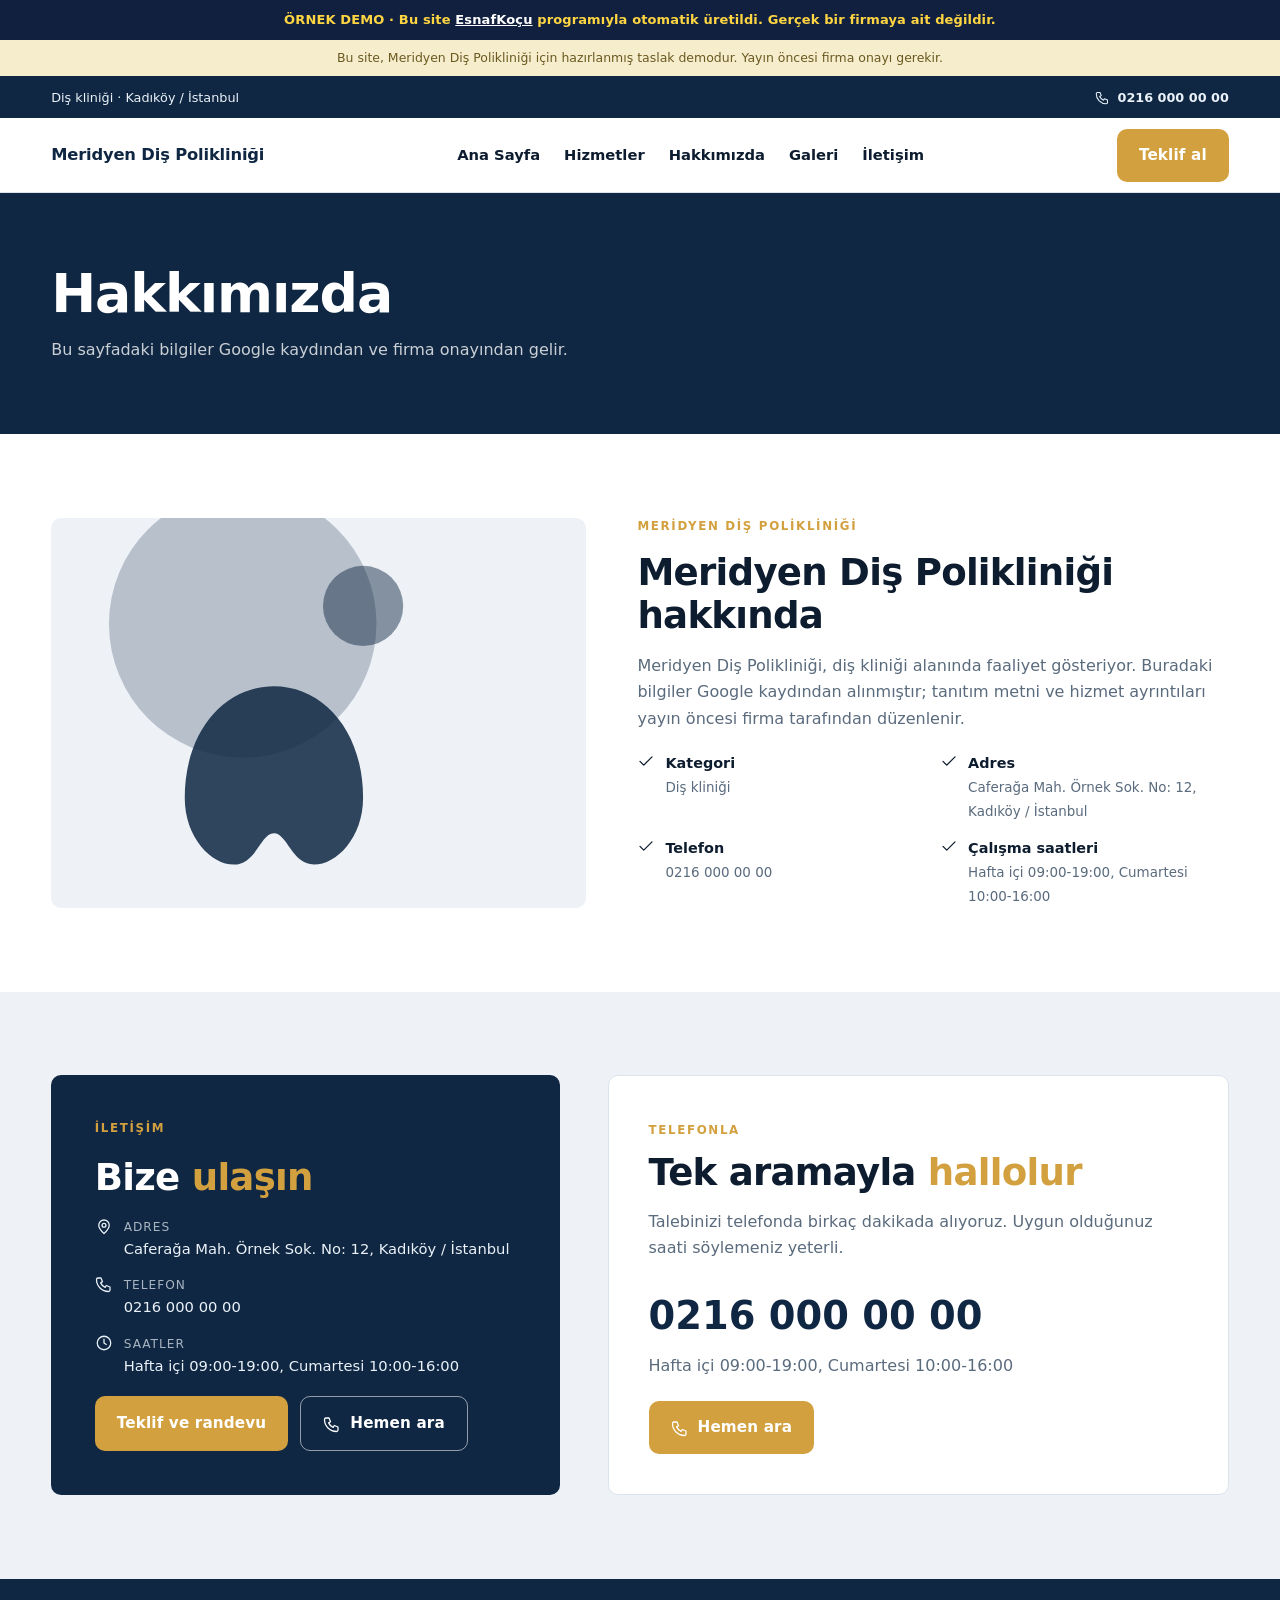
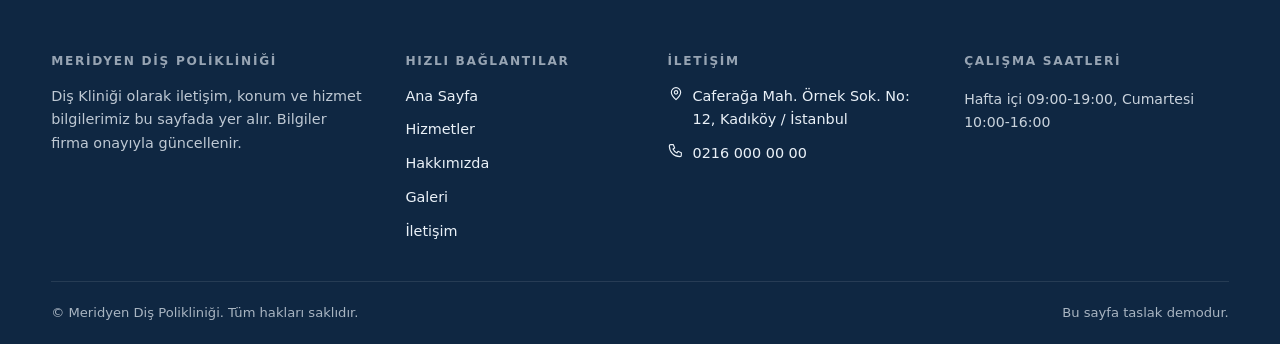
<file: ornek/hakkimizda.html>
<!doctype html><html lang="tr"><head><meta charset="utf-8"><meta name="viewport" content="width=device-width,initial-scale=1"><title>Hakkımızda | Meridyen Diş Polikliniği</title><meta name="description" content="Meridyen Diş Polikliniği - Diş kliniği · Kadıköy / İstanbul · Telefon: 0216 000 00 00 · İletişim, konum, çalışma saatleri ve hizmet bilgileri."><meta name="robots" content="index,follow"><meta name="author" content="Meridyen Diş Polikliniği"><meta property="og:type" content="website"><meta property="og:title" content="Hakkımızda | Meridyen Diş Polikliniği"><meta property="og:description" content="Meridyen Diş Polikliniği - Diş kliniği · Kadıköy / İstanbul · Telefon: 0216 000 00 00 · İletişim, konum, çalışma saatleri ve hizmet bilgileri."><meta property="og:locale" content="tr_TR"><meta property="og:site_name" content="Meridyen Diş Polikliniği"><meta name="twitter:card" content="summary_large_image"><meta name="twitter:title" content="Hakkımızda | Meridyen Diş Polikliniği"><meta name="twitter:description" content="Meridyen Diş Polikliniği - Diş kliniği · Kadıköy / İstanbul · Telefon: 0216 000 00 00 · İletişim, konum, çalışma saatleri ve hizmet bilgileri."><style>:root{--primary:#0f2742;--accent:#d3a03f;--ink:#0d1c2e;--muted:#5a6b7d;--paper:#ffffff;--alt:#eef2f7;--surface:#ffffff;--line:#dbe3ec;--band:#0f2742;--band_ink:#eaf1f8;--hero_bg:#0f2742;--hero_ink:#ffffff;--r:10px;--caps:none;--hw:800;--hero_shape:#d9ab52;--hero-art:url("data:image/svg+xml,%3Csvg%20xmlns%3D%27http%3A%2F%2Fwww.w3.org%2F2000%2Fsvg%27%20viewBox%3D%270%200%201200%20900%27%20preserveAspectRatio%3D%27xMidYMid%20slice%27%3E%3Crect%20width%3D%271200%27%20height%3D%27900%27%20fill%3D%27%230f2742%27%2F%3E%3Ccircle%20cx%3D%27430%27%20cy%3D%27250%27%20r%3D%27300%27%20fill%3D%27%23d9ab52%27%20opacity%3D%270.21%27%2F%3E%3Cpath%20d%3D%27M300%20640c0-150%2090-250%20200-250s200%20100%20200%20250c0%2090-60%20150-110%20150s-60-70-90-70-40%2070-90%2070-110-60-110-150z%27%20fill%3D%27%23d9ab52%27%20opacity%3D%270.75%27%2F%3E%3Ccircle%20cx%3D%27700%27%20cy%3D%27210%27%20r%3D%2790%27%20fill%3D%27%23d9ab52%27%20opacity%3D%270.42%27%2F%3E%3C%2Fsvg%3E");--art-a:url("data:image/svg+xml,%3Csvg%20xmlns%3D%27http%3A%2F%2Fwww.w3.org%2F2000%2Fsvg%27%20viewBox%3D%270%200%201200%20900%27%20preserveAspectRatio%3D%27xMidYMid%20slice%27%3E%3Crect%20width%3D%271200%27%20height%3D%27900%27%20fill%3D%27%23eef2f7%27%2F%3E%3Ccircle%20cx%3D%27430%27%20cy%3D%27250%27%20r%3D%27300%27%20fill%3D%27%230f2742%27%20opacity%3D%270.24%27%2F%3E%3Cpath%20d%3D%27M300%20640c0-150%2090-250%20200-250s200%20100%20200%20250c0%2090-60%20150-110%20150s-60-70-90-70-40%2070-90%2070-110-60-110-150z%27%20fill%3D%27%230f2742%27%20opacity%3D%270.85%27%2F%3E%3Ccircle%20cx%3D%27700%27%20cy%3D%27210%27%20r%3D%2790%27%20fill%3D%27%230f2742%27%20opacity%3D%270.48%27%2F%3E%3C%2Fsvg%3E");--art-b:url("data:image/svg+xml,%3Csvg%20xmlns%3D%27http%3A%2F%2Fwww.w3.org%2F2000%2Fsvg%27%20viewBox%3D%270%200%201200%20900%27%20preserveAspectRatio%3D%27xMidYMid%20slice%27%3E%3Crect%20width%3D%271200%27%20height%3D%27900%27%20fill%3D%27%23eef2f7%27%2F%3E%3Cg%20transform%3D%27rotate%28-14%20600%20450%29%20translate%28-160%2060%29%20scale%281.25%29%27%20transform-origin%3D%27600%20450%27%3E%3Ccircle%20cx%3D%27430%27%20cy%3D%27250%27%20r%3D%27300%27%20fill%3D%27%23d3a03f%27%20opacity%3D%270.21%27%2F%3E%3Cpath%20d%3D%27M300%20640c0-150%2090-250%20200-250s200%20100%20200%20250c0%2090-60%20150-110%20150s-60-70-90-70-40%2070-90%2070-110-60-110-150z%27%20fill%3D%27%23d3a03f%27%20opacity%3D%270.75%27%2F%3E%3Ccircle%20cx%3D%27700%27%20cy%3D%27210%27%20r%3D%2790%27%20fill%3D%27%23d3a03f%27%20opacity%3D%270.42%27%2F%3E%3C%2Fg%3E%3C%2Fsvg%3E");--art-c:url("data:image/svg+xml,%3Csvg%20xmlns%3D%27http%3A%2F%2Fwww.w3.org%2F2000%2Fsvg%27%20viewBox%3D%270%200%201200%20900%27%20preserveAspectRatio%3D%27xMidYMid%20slice%27%3E%3Crect%20width%3D%271200%27%20height%3D%27900%27%20fill%3D%27%23eef2f7%27%2F%3E%3Cg%20transform%3D%27rotate%2812%20600%20450%29%20translate%28190%20-70%29%20scale%280.82%29%27%20transform-origin%3D%27600%20450%27%3E%3Ccircle%20cx%3D%27430%27%20cy%3D%27250%27%20r%3D%27300%27%20fill%3D%27%230f2742%27%20opacity%3D%270.17%27%2F%3E%3Cpath%20d%3D%27M300%20640c0-150%2090-250%20200-250s200%20100%20200%20250c0%2090-60%20150-110%20150s-60-70-90-70-40%2070-90%2070-110-60-110-150z%27%20fill%3D%27%230f2742%27%20opacity%3D%270.60%27%2F%3E%3Ccircle%20cx%3D%27700%27%20cy%3D%27210%27%20r%3D%2790%27%20fill%3D%27%230f2742%27%20opacity%3D%270.34%27%2F%3E%3C%2Fg%3E%3C%2Fsvg%3E");--art-d:url("data:image/svg+xml,%3Csvg%20xmlns%3D%27http%3A%2F%2Fwww.w3.org%2F2000%2Fsvg%27%20viewBox%3D%270%200%201200%20900%27%20preserveAspectRatio%3D%27xMidYMid%20slice%27%3E%3Crect%20width%3D%271200%27%20height%3D%27900%27%20fill%3D%27%23eef2f7%27%2F%3E%3Cg%20transform%3D%27rotate%2826%20600%20450%29%20translate%28-70%20-130%29%20scale%281.45%29%27%20transform-origin%3D%27600%20450%27%3E%3Ccircle%20cx%3D%27430%27%20cy%3D%27250%27%20r%3D%27300%27%20fill%3D%27%23d3a03f%27%20opacity%3D%270.27%27%2F%3E%3Cpath%20d%3D%27M300%20640c0-150%2090-250%20200-250s200%20100%20200%20250c0%2090-60%20150-110%20150s-60-70-90-70-40%2070-90%2070-110-60-110-150z%27%20fill%3D%27%23d3a03f%27%20opacity%3D%270.90%27%2F%3E%3Ccircle%20cx%3D%27700%27%20cy%3D%27210%27%20r%3D%2790%27%20fill%3D%27%23d3a03f%27%20opacity%3D%270.53%27%2F%3E%3C%2Fg%3E%3C%2Fsvg%3E")}
*{box-sizing:border-box}
html{scroll-behavior:smooth}
body{margin:0;background:var(--paper);color:var(--ink);font:16px/1.65 ui-sans-serif,system-ui,-apple-system,"Segoe UI",Roboto,sans-serif;-webkit-font-smoothing:antialiased}
a{color:inherit;text-decoration:none}
img{max-width:100%;display:block}
.wrap{width:min(1180px,92vw);margin:0 auto}
h1,h2,h3{margin:0;line-height:1.14;font-weight:var(--hw);letter-spacing:-.02em;text-transform:var(--caps)}
h1{font-size:clamp(2.1rem,4.2vw,3.4rem)}
h2{font-size:clamp(1.55rem,2.9vw,2.4rem)}
h3{font-size:1.05rem;letter-spacing:0;text-transform:none}
p{margin:0}
.ico{flex:none}
.eyebrow{display:inline-block;font-size:.74rem;font-weight:800;letter-spacing:.14em;text-transform:uppercase;color:var(--accent)}
.hi{color:var(--accent)}
.lead{color:var(--muted);max-width:62ch}
section{padding:clamp(54px,6.5vw,92px) 0}
.section-head{display:flex;flex-direction:column;gap:12px;margin-bottom:36px}
.btn{display:inline-flex;align-items:center;gap:9px;padding:14px 22px;border-radius:var(--r);background:var(--accent);color:#fff;font-weight:750;font-size:.95rem;border:0;cursor:pointer;text-transform:var(--caps);letter-spacing:.01em}
.btn.dark{background:var(--primary);color:#fff}
.btn.wa{background:#1f9d55;color:#fff}
.btn.ghost{background:transparent;color:var(--primary);border:1.6px solid var(--primary)}
.btn.on-dark{background:#fff;color:var(--primary)}
.btn.ghost-light{background:transparent;color:#fff;border:1.6px solid rgba(255,255,255,.55)}
.actions{display:flex;flex-wrap:wrap;gap:12px}
.notice{background:#f6edcd;color:#6a5a20;text-align:center;font-size:.78rem;padding:8px 16px}
.topbar{background:var(--band);color:var(--band_ink);font-size:.8rem}
.topbar .wrap{display:flex;justify-content:space-between;align-items:center;gap:16px;min-height:42px;flex-wrap:wrap}
.topbar a{display:inline-flex;align-items:center;gap:7px;font-weight:700}
header.site{position:sticky;top:0;z-index:50;background:var(--surface);border-bottom:1px solid var(--line)}
header.site .wrap{display:flex;align-items:center;justify-content:space-between;gap:20px;min-height:74px}
.brand{display:flex;align-items:center;gap:10px;font-weight:850;font-size:1.02rem;color:var(--primary);letter-spacing:-.01em}
.brand img{max-height:36px;max-width:150px;object-fit:contain}
.menu{display:flex;gap:24px;font-size:.92rem;font-weight:650}
.menu a:hover{color:var(--accent)}
.hero{position:relative;background:var(--hero_bg);color:var(--hero_ink);overflow:hidden;padding:0}
.hero-media{position:absolute;inset:0;background:var(--hero-art) center/cover no-repeat}
.hero-media.photo{background-size:cover;background-position:center}
.hero-scrim{position:absolute;inset:0;background:linear-gradient(94deg,var(--hero_bg) 0%,var(--hero_bg) 32%,rgba(8,14,22,.66) 58%,rgba(8,14,22,.3) 100%)}
.hero .wrap{position:relative;z-index:2;padding:clamp(62px,7.5vw,112px) 0}
.hero-inner{max-width:640px;display:flex;flex-direction:column;gap:20px}
.hero h1{color:#fff}
.hero p{color:rgba(255,255,255,.86);max-width:52ch}
.hero-tag{display:inline-flex;align-items:center;gap:8px;font-size:.82rem;color:rgba(255,255,255,.9);background:rgba(255,255,255,.12);border:1px solid rgba(255,255,255,.22);padding:8px 14px;border-radius:999px;width:fit-content}
.strip{background:var(--band);color:var(--band_ink)}
.strip .wrap{display:grid;grid-template-columns:repeat(4,1fr);gap:26px;padding:26px 0}
.strip .item{display:flex;gap:12px;align-items:flex-start}
.strip strong{display:block;font-size:.92rem}
.strip span{font-size:.8rem;opacity:.75}
.about{background:var(--paper)}
.about .wrap{display:grid;grid-template-columns:.95fr 1.05fr;gap:clamp(28px,4vw,62px);align-items:center}
.frame{position:relative;border-radius:var(--r);overflow:hidden;background:var(--alt) var(--art-a) center/cover no-repeat;min-height:390px;background-size:cover;background-position:center}
.frame img,.svc .shot img,.mosaic .tile img{position:absolute;inset:0;width:100%;height:100%;object-fit:cover}
.hero-photo{position:absolute;inset:0;width:100%;height:100%;object-fit:cover;z-index:0}
.svc .shot{position:relative;overflow:hidden}
.mosaic .tile{position:relative;overflow:hidden}
.logo-mark{max-height:36px;max-width:150px;object-fit:contain}
.about-body{display:flex;flex-direction:column;gap:16px}
.mini{display:grid;grid-template-columns:1fr 1fr;gap:14px;margin-top:4px}
.mini > div{display:flex;gap:10px;align-items:flex-start;font-size:.9rem}
.mini strong{display:block}
.mini span{color:var(--muted);font-size:.84rem}
.why{background:var(--alt)}
.cards4{display:grid;grid-template-columns:repeat(4,1fr);gap:18px}
.card{background:var(--surface);border:1px solid var(--line);border-radius:var(--r);padding:26px;display:flex;flex-direction:column;gap:10px}
.card .badge{width:44px;height:44px;border-radius:var(--r);display:grid;place-items:center;background:var(--alt);color:var(--accent)}
.card p{color:var(--muted);font-size:.9rem}
.services{background:var(--paper)}
.cards3{display:grid;grid-template-columns:repeat(3,1fr);gap:20px}
.svc{background:var(--surface);border:1px solid var(--line);border-radius:var(--r);overflow:hidden;display:flex;flex-direction:column}
.svc .shot{height:186px;background:var(--alt);background-size:cover;background-position:center}
.svc .shot.v0{background-image:var(--art-a)}
.svc .shot.v1{background-image:var(--art-b)}
.svc .shot.v2{background-image:var(--art-c)}
.svc .shot.v3{background-image:var(--art-d)}
.svc .body{padding:22px;display:flex;flex-direction:column;gap:9px;flex:1}
.svc p{color:var(--muted);font-size:.89rem;flex:1}
.svc .more{display:inline-flex;align-items:center;gap:7px;color:var(--accent);font-weight:750;font-size:.86rem}
.emergency{background:var(--accent);color:#fff;padding:0}
.emergency .wrap{display:flex;align-items:center;justify-content:space-between;gap:20px;padding:24px 0;flex-wrap:wrap}
.emergency .msg{display:flex;gap:14px;align-items:center}
.emergency strong{display:block;font-size:1.05rem}
.emergency span{opacity:.92;font-size:.88rem}
.area{background:var(--alt)}
.area .wrap{display:grid;grid-template-columns:.85fr 1.15fr;gap:clamp(26px,4vw,56px);align-items:center}
.area iframe{width:100%;min-height:340px;border:0;border-radius:var(--r);background:var(--surface)}
.area ul{list-style:none;margin:18px 0 0;padding:0;display:grid;grid-template-columns:1fr 1fr;gap:10px}
.area li{display:flex;gap:9px;align-items:center;font-size:.9rem;color:var(--muted)}
.works{background:var(--paper)}
.mosaic{display:grid;grid-template-columns:repeat(4,1fr);grid-auto-rows:170px;gap:14px}
.mosaic .tile{border-radius:var(--r);background:var(--alt);background-size:cover;background-position:center}
.mosaic .tile.v1{background-image:var(--art-b)}
.mosaic .tile.v2{background-image:var(--art-c)}
.mosaic .tile.v3{background-image:var(--art-d)}
.mosaic .tile.v0{background-image:var(--art-a)}
.mosaic .tile.big{grid-column:span 2;grid-row:span 2}
.mosaic .tile.tall{grid-row:span 2}
.reputation{background:var(--band);color:var(--band_ink)}
.rep-grid{display:grid;grid-template-columns:1.1fr .9fr;gap:clamp(26px,4vw,56px);align-items:center}
.reputation h2{color:#fff}
.score{display:flex;align-items:center;gap:22px;background:rgba(255,255,255,.07);border:1px solid rgba(255,255,255,.16);border-radius:var(--r);padding:26px}
.score b{font-size:3rem;line-height:1;color:#fff}
.stars{display:flex;gap:3px;color:var(--hero_shape)}
.faq{background:var(--paper)}
.faq .wrap{display:grid;grid-template-columns:.8fr 1.2fr;gap:clamp(26px,4vw,56px);align-items:start}
details{border-bottom:1px solid var(--line)}
details summary{cursor:pointer;list-style:none;display:flex;justify-content:space-between;align-items:center;gap:16px;padding:17px 0;font-weight:750}
details summary::-webkit-details-marker{display:none}
details summary:after{content:"+";font-size:1.5rem;color:var(--accent);line-height:1}
details[open] summary:after{content:"–"}
details p{padding:0 0 18px;color:var(--muted);font-size:.93rem}
.contact{background:var(--alt)}
.contact .wrap{display:grid;grid-template-columns:.9fr 1.1fr;gap:clamp(24px,4vw,48px);align-items:stretch}
.contact-panel{background:var(--band);color:var(--band_ink);border-radius:var(--r);padding:clamp(28px,3.4vw,44px);display:flex;flex-direction:column;gap:18px;justify-content:center}
.contact-panel h2{color:#fff}
.contact-list{display:flex;flex-direction:column;gap:14px;font-size:.92rem}
.contact-list > div{display:flex;gap:11px;align-items:flex-start}
.contact-list span{display:block;opacity:.7;font-size:.76rem;text-transform:uppercase;letter-spacing:.08em}
.form-card{background:var(--surface);border:1px solid var(--line);border-radius:var(--r);padding:clamp(26px,3.2vw,40px)}
.lead-form{display:grid;grid-template-columns:1fr 1fr;gap:14px;margin-top:20px}
.lead-form input,.lead-form select,.lead-form textarea{width:100%;padding:14px 15px;border:1px solid var(--line);border-radius:var(--r);font:inherit;background:var(--paper);color:var(--ink)}
.lead-form textarea{grid-column:1/-1;min-height:110px;resize:vertical}
.lead-form button{grid-column:1/-1;justify-self:start}
.lead-note{grid-column:1/-1;font-size:.8rem;color:var(--muted)}
footer.site{background:var(--band);color:var(--band_ink);padding:clamp(48px,6vw,72px) 0 0}
.foot{display:grid;grid-template-columns:1.4fr 1fr 1.15fr 1.15fr;gap:32px}
.foot h4{margin:0 0 14px;font-size:.76rem;letter-spacing:.14em;text-transform:uppercase;opacity:.62}
.foot ul{list-style:none;margin:0;padding:0;display:flex;flex-direction:column;gap:10px;font-size:.9rem}
.foot li{display:flex;gap:9px;align-items:flex-start}
.foot p{font-size:.9rem;opacity:.8;max-width:34ch}
.foot .row{font-size:.88rem;padding:3px 0;opacity:.85}
.foot-bottom{margin-top:38px;border-top:1px solid rgba(255,255,255,.14);padding:20px 0;font-size:.82rem;opacity:.7;display:flex;justify-content:space-between;gap:14px;flex-wrap:wrap}
.page-hero{background:var(--band);color:var(--band_ink);padding:clamp(46px,5.5vw,80px) 0}
.page-hero h1{color:#fff}
.page-hero p{color:rgba(255,255,255,.78);margin-top:12px;max-width:60ch}
.callbar{position:fixed;left:0;right:0;bottom:0;z-index:80;display:none;gap:1px}
.callbar a{flex:1;padding:15px 8px;text-align:center;font-weight:750;background:var(--primary);color:#fff;font-size:.95rem}
.callbar a.wa{background:#1f9d55}
@media(max-width:1000px){
.strip .wrap{grid-template-columns:1fr 1fr}
.cards4{grid-template-columns:1fr 1fr}
.cards3{grid-template-columns:1fr 1fr}
.about .wrap,.area .wrap,.faq .wrap,.contact .wrap,.rep-grid{grid-template-columns:1fr}
.mosaic{grid-template-columns:1fr 1fr}
.foot{grid-template-columns:1fr 1fr}
}
@media(max-width:720px){
.menu{display:none}
header.site .wrap{min-height:64px;gap:12px}
header.site .btn{padding:10px 14px;font-size:.84rem;white-space:nowrap}
.brand{font-size:.92rem}
.strip .wrap{grid-template-columns:1fr;gap:16px}
.cards4,.cards3{grid-template-columns:1fr}
.mini,.area ul,.lead-form{grid-template-columns:1fr}
.mosaic{grid-template-columns:1fr;grid-auto-rows:200px}
.mosaic .tile.big,.mosaic .tile.tall{grid-column:span 1;grid-row:span 1}
.foot{grid-template-columns:1fr}
.hero-scrim{background:linear-gradient(180deg,rgba(8,14,22,.3),var(--hero_bg) 74%)}
.callbar{display:flex}
body{padding-bottom:56px}
}
</style><script type="application/ld+json">{"@context": "https://schema.org", "@type": "LocalBusiness", "name": "Meridyen Diş Polikliniği", "description": "Meridyen Diş Polikliniği - Diş kliniği · Kadıköy / İstanbul · Telefon: 0216 000 00 00 · İletişim, konum, çalışma saatleri ve hizmet bilgileri.", "telephone": "+902160000000", "address": {"@type": "PostalAddress", "streetAddress": "Caferağa Mah. Örnek Sok. No: 12", "addressLocality": "İstanbul", "addressCountry": "TR"}, "openingHours": "Hafta içi 09:00-19:00, Cumartesi 10:00-16:00"}</script></head><body class="style-navy"><div style="background:#122040;color:#ffd642;text-align:center;padding:10px 16px;font:600 13px/1.5 system-ui,sans-serif;letter-spacing:.01em">ÖRNEK DEMO &middot; Bu site <a href="https://esnafkocu.com" style="color:#fff;text-decoration:underline">EsnafKoçu</a> programıyla otomatik üretildi. Gerçek bir firmaya ait değildir.</div><div class="notice">Bu site, Meridyen Diş Polikliniği için hazırlanmış taslak demodur. Yayın öncesi firma onayı gerekir.</div><div class="topbar"><div class="wrap"><span>Diş kliniği · Kadıköy / İstanbul</span><a href="tel:+902160000000"><svg class='ico' width='15' height='15' viewBox='0 0 24 24' fill='none' stroke='currentColor' stroke-width='1.7' stroke-linecap='round' stroke-linejoin='round' aria-hidden='true'><path d='M4 4h4l2 5-2.5 1.5a12 12 0 0 0 6 6L15 14l5 2v4a2 2 0 0 1-2 2A16 16 0 0 1 2 6a2 2 0 0 1 2-2z'/></svg> 0216 000 00 00</a></div></div><header class="site"><div class="wrap"><a class="brand" href="index.html"><span>Meridyen Diş Polikliniği</span></a><nav class="menu" aria-label="Ana menü"><a href="index.html">Ana Sayfa</a><a href="hizmetler.html">Hizmetler</a><a href="hakkimizda.html" aria-current="page">Hakkımızda</a><a href="galeri.html">Galeri</a><a href="iletisim.html">İletişim</a></nav><a class="btn" href="iletisim.html#teklif">Teklif al</a></div></header><main id="icerik"><section class="page-hero"><div class="wrap"><h1>Hakkımızda</h1><p>Bu sayfadaki bilgiler Google kaydından ve firma onayından gelir.</p></div></section><section class="about"><div class="wrap"><div class="frame"></div><div class="about-body"><span class="eyebrow">Meridyen Diş Polikliniği</span><h2>Meridyen Diş Polikliniği hakkında</h2><p class="lead">Meridyen Diş Polikliniği, diş kliniği alanında faaliyet gösteriyor. Buradaki bilgiler Google kaydından alınmıştır; tanıtım metni ve hizmet ayrıntıları yayın öncesi firma tarafından düzenlenir.</p><div class="mini"><div><svg class='ico' width='18' height='18' viewBox='0 0 24 24' fill='none' stroke='currentColor' stroke-width='1.7' stroke-linecap='round' stroke-linejoin='round' aria-hidden='true'><path d='m4 12.5 5 5 11-11'/></svg><div><strong>Kategori</strong><span>Diş kliniği</span></div></div><div><svg class='ico' width='18' height='18' viewBox='0 0 24 24' fill='none' stroke='currentColor' stroke-width='1.7' stroke-linecap='round' stroke-linejoin='round' aria-hidden='true'><path d='m4 12.5 5 5 11-11'/></svg><div><strong>Adres</strong><span>Caferağa Mah. Örnek Sok. No: 12, Kadıköy / İstanbul</span></div></div><div><svg class='ico' width='18' height='18' viewBox='0 0 24 24' fill='none' stroke='currentColor' stroke-width='1.7' stroke-linecap='round' stroke-linejoin='round' aria-hidden='true'><path d='m4 12.5 5 5 11-11'/></svg><div><strong>Telefon</strong><span>0216 000 00 00</span></div></div><div><svg class='ico' width='18' height='18' viewBox='0 0 24 24' fill='none' stroke='currentColor' stroke-width='1.7' stroke-linecap='round' stroke-linejoin='round' aria-hidden='true'><path d='m4 12.5 5 5 11-11'/></svg><div><strong>Çalışma saatleri</strong><span>Hafta içi 09:00-19:00, Cumartesi 10:00-16:00</span></div></div></div></div></div></section><section class="contact" id="teklif"><div class="wrap"><div class="contact-panel"><span class="eyebrow">İletişim</span><h2>Bize <span class="hi">ulaşın</span></h2><div class="contact-list"><div><svg class='ico' width='18' height='18' viewBox='0 0 24 24' fill='none' stroke='currentColor' stroke-width='1.7' stroke-linecap='round' stroke-linejoin='round' aria-hidden='true'><path d='M12 22s7-6.2 7-11a7 7 0 1 0-14 0c0 4.8 7 11 7 11z'/><circle cx='12' cy='11' r='2.6'/></svg><div><span>Adres</span>Caferağa Mah. Örnek Sok. No: 12, Kadıköy / İstanbul</div></div><div><svg class='ico' width='18' height='18' viewBox='0 0 24 24' fill='none' stroke='currentColor' stroke-width='1.7' stroke-linecap='round' stroke-linejoin='round' aria-hidden='true'><path d='M4 4h4l2 5-2.5 1.5a12 12 0 0 0 6 6L15 14l5 2v4a2 2 0 0 1-2 2A16 16 0 0 1 2 6a2 2 0 0 1 2-2z'/></svg><div><span>Telefon</span><a href="tel:+902160000000">0216 000 00 00</a></div></div><div><svg class='ico' width='18' height='18' viewBox='0 0 24 24' fill='none' stroke='currentColor' stroke-width='1.7' stroke-linecap='round' stroke-linejoin='round' aria-hidden='true'><circle cx='12' cy='12' r='9'/><path d='M12 7v5l3 2'/></svg><div><span>Saatler</span>Hafta içi 09:00-19:00, Cumartesi 10:00-16:00</div></div></div><div class="actions"><a class="btn" href="iletisim.html#teklif">Teklif ve randevu</a><a class="btn ghost-light" href="tel:+902160000000"><svg class='ico' width='18' height='18' viewBox='0 0 24 24' fill='none' stroke='currentColor' stroke-width='1.7' stroke-linecap='round' stroke-linejoin='round' aria-hidden='true'><path d='M4 4h4l2 5-2.5 1.5a12 12 0 0 0 6 6L15 14l5 2v4a2 2 0 0 1-2 2A16 16 0 0 1 2 6a2 2 0 0 1 2-2z'/></svg> Hemen ara</a></div></div><div class="form-card"><span class="eyebrow">Telefonla</span><h2 style="margin-top:10px">Tek aramayla <span class="hi">hallolur</span></h2><p class="lead" style="margin-top:14px">Talebinizi telefonda birkaç dakikada alıyoruz. Uygun olduğunuz saati söylemeniz yeterli.</p><p style="font-size:clamp(1.7rem,3vw,2.4rem);font-weight:850;color:var(--primary);margin:22px 0 6px">0216 000 00 00</p><p class="lead" style="margin-bottom:22px">Hafta içi 09:00-19:00, Cumartesi 10:00-16:00</p><a class="btn" href="tel:+902160000000"><svg class='ico' width='18' height='18' viewBox='0 0 24 24' fill='none' stroke='currentColor' stroke-width='1.7' stroke-linecap='round' stroke-linejoin='round' aria-hidden='true'><path d='M4 4h4l2 5-2.5 1.5a12 12 0 0 0 6 6L15 14l5 2v4a2 2 0 0 1-2 2A16 16 0 0 1 2 6a2 2 0 0 1 2-2z'/></svg> Hemen ara</a></div></div></section></main><footer class="site"><div class="wrap"><div class="foot"><div><h4>Meridyen Diş Polikliniği</h4><p>Diş Kliniği olarak iletişim, konum ve hizmet bilgilerimiz bu sayfada yer alır. Bilgiler firma onayıyla güncellenir.</p></div><div><h4>Hızlı bağlantılar</h4><ul><li><a href="index.html">Ana Sayfa</a></li><li><a href="hizmetler.html">Hizmetler</a></li><li><a href="hakkimizda.html">Hakkımızda</a></li><li><a href="galeri.html">Galeri</a></li><li><a href="iletisim.html">İletişim</a></li></ul></div><div><h4>İletişim</h4><ul><li><svg class='ico' width='16' height='16' viewBox='0 0 24 24' fill='none' stroke='currentColor' stroke-width='1.7' stroke-linecap='round' stroke-linejoin='round' aria-hidden='true'><path d='M12 22s7-6.2 7-11a7 7 0 1 0-14 0c0 4.8 7 11 7 11z'/><circle cx='12' cy='11' r='2.6'/></svg><span>Caferağa Mah. Örnek Sok. No: 12, Kadıköy / İstanbul</span></li><li><svg class='ico' width='16' height='16' viewBox='0 0 24 24' fill='none' stroke='currentColor' stroke-width='1.7' stroke-linecap='round' stroke-linejoin='round' aria-hidden='true'><path d='M4 4h4l2 5-2.5 1.5a12 12 0 0 0 6 6L15 14l5 2v4a2 2 0 0 1-2 2A16 16 0 0 1 2 6a2 2 0 0 1 2-2z'/></svg><a href="tel:+902160000000">0216 000 00 00</a></li></ul></div><div><h4>Çalışma saatleri</h4><div class="row">Hafta içi 09:00-19:00, Cumartesi 10:00-16:00</div></div></div><div class="foot-bottom"><span>© Meridyen Diş Polikliniği. Tüm hakları saklıdır.</span><span>Bu sayfa taslak demodur.</span></div></div></footer><div class="callbar"><a href="tel:+902160000000">Hemen ara</a></div></body></html>
</file>
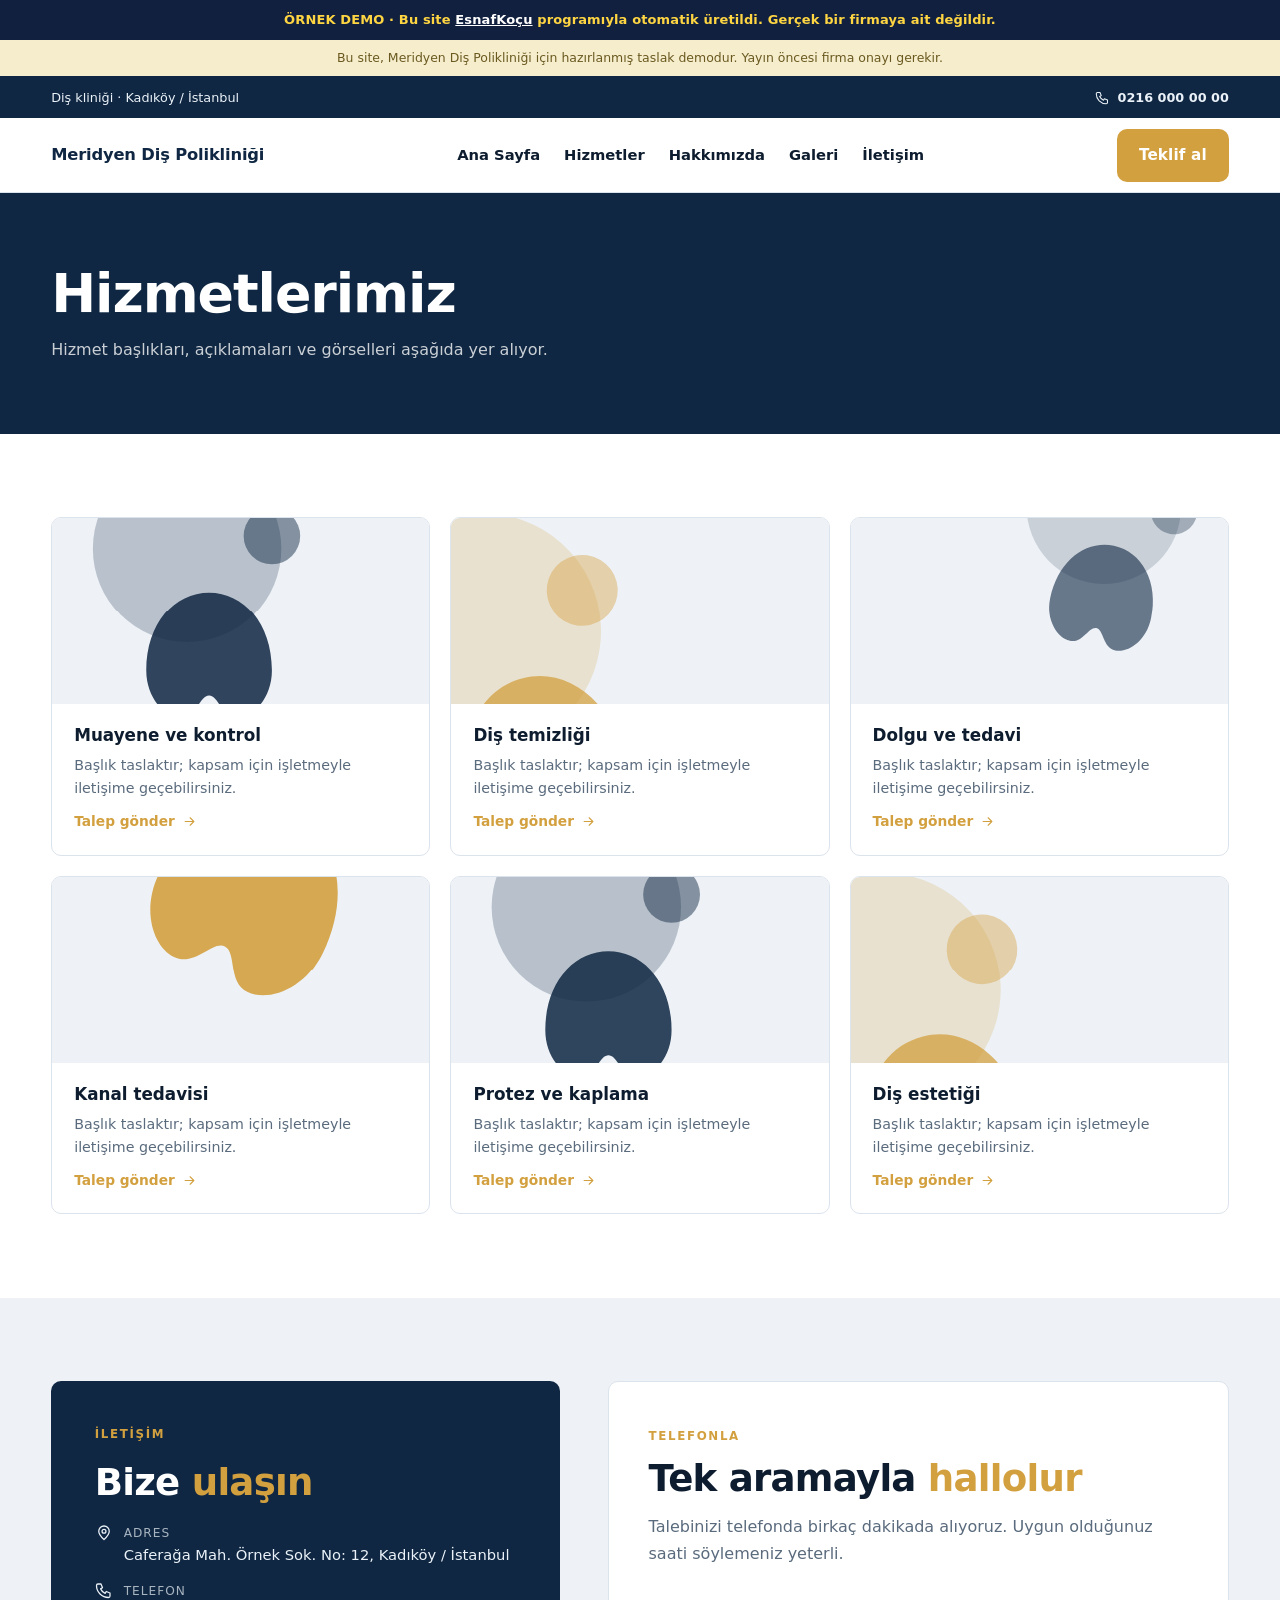
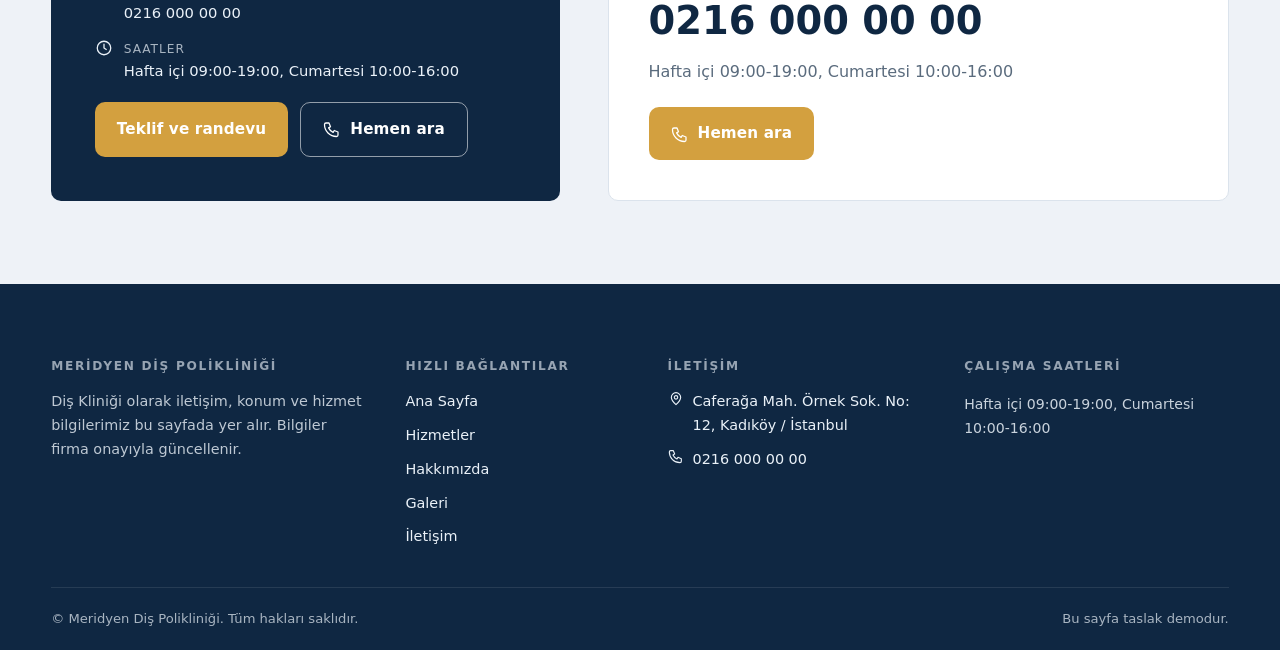
<file: ornek/hizmetler.html>
<!doctype html><html lang="tr"><head><meta charset="utf-8"><meta name="viewport" content="width=device-width,initial-scale=1"><title>Hizmetler | Meridyen Diş Polikliniği</title><meta name="description" content="Meridyen Diş Polikliniği - Diş kliniği · Kadıköy / İstanbul · Telefon: 0216 000 00 00 · İletişim, konum, çalışma saatleri ve hizmet bilgileri."><meta name="robots" content="index,follow"><meta name="author" content="Meridyen Diş Polikliniği"><meta property="og:type" content="website"><meta property="og:title" content="Hizmetler | Meridyen Diş Polikliniği"><meta property="og:description" content="Meridyen Diş Polikliniği - Diş kliniği · Kadıköy / İstanbul · Telefon: 0216 000 00 00 · İletişim, konum, çalışma saatleri ve hizmet bilgileri."><meta property="og:locale" content="tr_TR"><meta property="og:site_name" content="Meridyen Diş Polikliniği"><meta name="twitter:card" content="summary_large_image"><meta name="twitter:title" content="Hizmetler | Meridyen Diş Polikliniği"><meta name="twitter:description" content="Meridyen Diş Polikliniği - Diş kliniği · Kadıköy / İstanbul · Telefon: 0216 000 00 00 · İletişim, konum, çalışma saatleri ve hizmet bilgileri."><style>:root{--primary:#0f2742;--accent:#d3a03f;--ink:#0d1c2e;--muted:#5a6b7d;--paper:#ffffff;--alt:#eef2f7;--surface:#ffffff;--line:#dbe3ec;--band:#0f2742;--band_ink:#eaf1f8;--hero_bg:#0f2742;--hero_ink:#ffffff;--r:10px;--caps:none;--hw:800;--hero_shape:#d9ab52;--hero-art:url("data:image/svg+xml,%3Csvg%20xmlns%3D%27http%3A%2F%2Fwww.w3.org%2F2000%2Fsvg%27%20viewBox%3D%270%200%201200%20900%27%20preserveAspectRatio%3D%27xMidYMid%20slice%27%3E%3Crect%20width%3D%271200%27%20height%3D%27900%27%20fill%3D%27%230f2742%27%2F%3E%3Ccircle%20cx%3D%27430%27%20cy%3D%27250%27%20r%3D%27300%27%20fill%3D%27%23d9ab52%27%20opacity%3D%270.21%27%2F%3E%3Cpath%20d%3D%27M300%20640c0-150%2090-250%20200-250s200%20100%20200%20250c0%2090-60%20150-110%20150s-60-70-90-70-40%2070-90%2070-110-60-110-150z%27%20fill%3D%27%23d9ab52%27%20opacity%3D%270.75%27%2F%3E%3Ccircle%20cx%3D%27700%27%20cy%3D%27210%27%20r%3D%2790%27%20fill%3D%27%23d9ab52%27%20opacity%3D%270.42%27%2F%3E%3C%2Fsvg%3E");--art-a:url("data:image/svg+xml,%3Csvg%20xmlns%3D%27http%3A%2F%2Fwww.w3.org%2F2000%2Fsvg%27%20viewBox%3D%270%200%201200%20900%27%20preserveAspectRatio%3D%27xMidYMid%20slice%27%3E%3Crect%20width%3D%271200%27%20height%3D%27900%27%20fill%3D%27%23eef2f7%27%2F%3E%3Ccircle%20cx%3D%27430%27%20cy%3D%27250%27%20r%3D%27300%27%20fill%3D%27%230f2742%27%20opacity%3D%270.24%27%2F%3E%3Cpath%20d%3D%27M300%20640c0-150%2090-250%20200-250s200%20100%20200%20250c0%2090-60%20150-110%20150s-60-70-90-70-40%2070-90%2070-110-60-110-150z%27%20fill%3D%27%230f2742%27%20opacity%3D%270.85%27%2F%3E%3Ccircle%20cx%3D%27700%27%20cy%3D%27210%27%20r%3D%2790%27%20fill%3D%27%230f2742%27%20opacity%3D%270.48%27%2F%3E%3C%2Fsvg%3E");--art-b:url("data:image/svg+xml,%3Csvg%20xmlns%3D%27http%3A%2F%2Fwww.w3.org%2F2000%2Fsvg%27%20viewBox%3D%270%200%201200%20900%27%20preserveAspectRatio%3D%27xMidYMid%20slice%27%3E%3Crect%20width%3D%271200%27%20height%3D%27900%27%20fill%3D%27%23eef2f7%27%2F%3E%3Cg%20transform%3D%27rotate%28-14%20600%20450%29%20translate%28-160%2060%29%20scale%281.25%29%27%20transform-origin%3D%27600%20450%27%3E%3Ccircle%20cx%3D%27430%27%20cy%3D%27250%27%20r%3D%27300%27%20fill%3D%27%23d3a03f%27%20opacity%3D%270.21%27%2F%3E%3Cpath%20d%3D%27M300%20640c0-150%2090-250%20200-250s200%20100%20200%20250c0%2090-60%20150-110%20150s-60-70-90-70-40%2070-90%2070-110-60-110-150z%27%20fill%3D%27%23d3a03f%27%20opacity%3D%270.75%27%2F%3E%3Ccircle%20cx%3D%27700%27%20cy%3D%27210%27%20r%3D%2790%27%20fill%3D%27%23d3a03f%27%20opacity%3D%270.42%27%2F%3E%3C%2Fg%3E%3C%2Fsvg%3E");--art-c:url("data:image/svg+xml,%3Csvg%20xmlns%3D%27http%3A%2F%2Fwww.w3.org%2F2000%2Fsvg%27%20viewBox%3D%270%200%201200%20900%27%20preserveAspectRatio%3D%27xMidYMid%20slice%27%3E%3Crect%20width%3D%271200%27%20height%3D%27900%27%20fill%3D%27%23eef2f7%27%2F%3E%3Cg%20transform%3D%27rotate%2812%20600%20450%29%20translate%28190%20-70%29%20scale%280.82%29%27%20transform-origin%3D%27600%20450%27%3E%3Ccircle%20cx%3D%27430%27%20cy%3D%27250%27%20r%3D%27300%27%20fill%3D%27%230f2742%27%20opacity%3D%270.17%27%2F%3E%3Cpath%20d%3D%27M300%20640c0-150%2090-250%20200-250s200%20100%20200%20250c0%2090-60%20150-110%20150s-60-70-90-70-40%2070-90%2070-110-60-110-150z%27%20fill%3D%27%230f2742%27%20opacity%3D%270.60%27%2F%3E%3Ccircle%20cx%3D%27700%27%20cy%3D%27210%27%20r%3D%2790%27%20fill%3D%27%230f2742%27%20opacity%3D%270.34%27%2F%3E%3C%2Fg%3E%3C%2Fsvg%3E");--art-d:url("data:image/svg+xml,%3Csvg%20xmlns%3D%27http%3A%2F%2Fwww.w3.org%2F2000%2Fsvg%27%20viewBox%3D%270%200%201200%20900%27%20preserveAspectRatio%3D%27xMidYMid%20slice%27%3E%3Crect%20width%3D%271200%27%20height%3D%27900%27%20fill%3D%27%23eef2f7%27%2F%3E%3Cg%20transform%3D%27rotate%2826%20600%20450%29%20translate%28-70%20-130%29%20scale%281.45%29%27%20transform-origin%3D%27600%20450%27%3E%3Ccircle%20cx%3D%27430%27%20cy%3D%27250%27%20r%3D%27300%27%20fill%3D%27%23d3a03f%27%20opacity%3D%270.27%27%2F%3E%3Cpath%20d%3D%27M300%20640c0-150%2090-250%20200-250s200%20100%20200%20250c0%2090-60%20150-110%20150s-60-70-90-70-40%2070-90%2070-110-60-110-150z%27%20fill%3D%27%23d3a03f%27%20opacity%3D%270.90%27%2F%3E%3Ccircle%20cx%3D%27700%27%20cy%3D%27210%27%20r%3D%2790%27%20fill%3D%27%23d3a03f%27%20opacity%3D%270.53%27%2F%3E%3C%2Fg%3E%3C%2Fsvg%3E")}
*{box-sizing:border-box}
html{scroll-behavior:smooth}
body{margin:0;background:var(--paper);color:var(--ink);font:16px/1.65 ui-sans-serif,system-ui,-apple-system,"Segoe UI",Roboto,sans-serif;-webkit-font-smoothing:antialiased}
a{color:inherit;text-decoration:none}
img{max-width:100%;display:block}
.wrap{width:min(1180px,92vw);margin:0 auto}
h1,h2,h3{margin:0;line-height:1.14;font-weight:var(--hw);letter-spacing:-.02em;text-transform:var(--caps)}
h1{font-size:clamp(2.1rem,4.2vw,3.4rem)}
h2{font-size:clamp(1.55rem,2.9vw,2.4rem)}
h3{font-size:1.05rem;letter-spacing:0;text-transform:none}
p{margin:0}
.ico{flex:none}
.eyebrow{display:inline-block;font-size:.74rem;font-weight:800;letter-spacing:.14em;text-transform:uppercase;color:var(--accent)}
.hi{color:var(--accent)}
.lead{color:var(--muted);max-width:62ch}
section{padding:clamp(54px,6.5vw,92px) 0}
.section-head{display:flex;flex-direction:column;gap:12px;margin-bottom:36px}
.btn{display:inline-flex;align-items:center;gap:9px;padding:14px 22px;border-radius:var(--r);background:var(--accent);color:#fff;font-weight:750;font-size:.95rem;border:0;cursor:pointer;text-transform:var(--caps);letter-spacing:.01em}
.btn.dark{background:var(--primary);color:#fff}
.btn.wa{background:#1f9d55;color:#fff}
.btn.ghost{background:transparent;color:var(--primary);border:1.6px solid var(--primary)}
.btn.on-dark{background:#fff;color:var(--primary)}
.btn.ghost-light{background:transparent;color:#fff;border:1.6px solid rgba(255,255,255,.55)}
.actions{display:flex;flex-wrap:wrap;gap:12px}
.notice{background:#f6edcd;color:#6a5a20;text-align:center;font-size:.78rem;padding:8px 16px}
.topbar{background:var(--band);color:var(--band_ink);font-size:.8rem}
.topbar .wrap{display:flex;justify-content:space-between;align-items:center;gap:16px;min-height:42px;flex-wrap:wrap}
.topbar a{display:inline-flex;align-items:center;gap:7px;font-weight:700}
header.site{position:sticky;top:0;z-index:50;background:var(--surface);border-bottom:1px solid var(--line)}
header.site .wrap{display:flex;align-items:center;justify-content:space-between;gap:20px;min-height:74px}
.brand{display:flex;align-items:center;gap:10px;font-weight:850;font-size:1.02rem;color:var(--primary);letter-spacing:-.01em}
.brand img{max-height:36px;max-width:150px;object-fit:contain}
.menu{display:flex;gap:24px;font-size:.92rem;font-weight:650}
.menu a:hover{color:var(--accent)}
.hero{position:relative;background:var(--hero_bg);color:var(--hero_ink);overflow:hidden;padding:0}
.hero-media{position:absolute;inset:0;background:var(--hero-art) center/cover no-repeat}
.hero-media.photo{background-size:cover;background-position:center}
.hero-scrim{position:absolute;inset:0;background:linear-gradient(94deg,var(--hero_bg) 0%,var(--hero_bg) 32%,rgba(8,14,22,.66) 58%,rgba(8,14,22,.3) 100%)}
.hero .wrap{position:relative;z-index:2;padding:clamp(62px,7.5vw,112px) 0}
.hero-inner{max-width:640px;display:flex;flex-direction:column;gap:20px}
.hero h1{color:#fff}
.hero p{color:rgba(255,255,255,.86);max-width:52ch}
.hero-tag{display:inline-flex;align-items:center;gap:8px;font-size:.82rem;color:rgba(255,255,255,.9);background:rgba(255,255,255,.12);border:1px solid rgba(255,255,255,.22);padding:8px 14px;border-radius:999px;width:fit-content}
.strip{background:var(--band);color:var(--band_ink)}
.strip .wrap{display:grid;grid-template-columns:repeat(4,1fr);gap:26px;padding:26px 0}
.strip .item{display:flex;gap:12px;align-items:flex-start}
.strip strong{display:block;font-size:.92rem}
.strip span{font-size:.8rem;opacity:.75}
.about{background:var(--paper)}
.about .wrap{display:grid;grid-template-columns:.95fr 1.05fr;gap:clamp(28px,4vw,62px);align-items:center}
.frame{position:relative;border-radius:var(--r);overflow:hidden;background:var(--alt) var(--art-a) center/cover no-repeat;min-height:390px;background-size:cover;background-position:center}
.frame img,.svc .shot img,.mosaic .tile img{position:absolute;inset:0;width:100%;height:100%;object-fit:cover}
.hero-photo{position:absolute;inset:0;width:100%;height:100%;object-fit:cover;z-index:0}
.svc .shot{position:relative;overflow:hidden}
.mosaic .tile{position:relative;overflow:hidden}
.logo-mark{max-height:36px;max-width:150px;object-fit:contain}
.about-body{display:flex;flex-direction:column;gap:16px}
.mini{display:grid;grid-template-columns:1fr 1fr;gap:14px;margin-top:4px}
.mini > div{display:flex;gap:10px;align-items:flex-start;font-size:.9rem}
.mini strong{display:block}
.mini span{color:var(--muted);font-size:.84rem}
.why{background:var(--alt)}
.cards4{display:grid;grid-template-columns:repeat(4,1fr);gap:18px}
.card{background:var(--surface);border:1px solid var(--line);border-radius:var(--r);padding:26px;display:flex;flex-direction:column;gap:10px}
.card .badge{width:44px;height:44px;border-radius:var(--r);display:grid;place-items:center;background:var(--alt);color:var(--accent)}
.card p{color:var(--muted);font-size:.9rem}
.services{background:var(--paper)}
.cards3{display:grid;grid-template-columns:repeat(3,1fr);gap:20px}
.svc{background:var(--surface);border:1px solid var(--line);border-radius:var(--r);overflow:hidden;display:flex;flex-direction:column}
.svc .shot{height:186px;background:var(--alt);background-size:cover;background-position:center}
.svc .shot.v0{background-image:var(--art-a)}
.svc .shot.v1{background-image:var(--art-b)}
.svc .shot.v2{background-image:var(--art-c)}
.svc .shot.v3{background-image:var(--art-d)}
.svc .body{padding:22px;display:flex;flex-direction:column;gap:9px;flex:1}
.svc p{color:var(--muted);font-size:.89rem;flex:1}
.svc .more{display:inline-flex;align-items:center;gap:7px;color:var(--accent);font-weight:750;font-size:.86rem}
.emergency{background:var(--accent);color:#fff;padding:0}
.emergency .wrap{display:flex;align-items:center;justify-content:space-between;gap:20px;padding:24px 0;flex-wrap:wrap}
.emergency .msg{display:flex;gap:14px;align-items:center}
.emergency strong{display:block;font-size:1.05rem}
.emergency span{opacity:.92;font-size:.88rem}
.area{background:var(--alt)}
.area .wrap{display:grid;grid-template-columns:.85fr 1.15fr;gap:clamp(26px,4vw,56px);align-items:center}
.area iframe{width:100%;min-height:340px;border:0;border-radius:var(--r);background:var(--surface)}
.area ul{list-style:none;margin:18px 0 0;padding:0;display:grid;grid-template-columns:1fr 1fr;gap:10px}
.area li{display:flex;gap:9px;align-items:center;font-size:.9rem;color:var(--muted)}
.works{background:var(--paper)}
.mosaic{display:grid;grid-template-columns:repeat(4,1fr);grid-auto-rows:170px;gap:14px}
.mosaic .tile{border-radius:var(--r);background:var(--alt);background-size:cover;background-position:center}
.mosaic .tile.v1{background-image:var(--art-b)}
.mosaic .tile.v2{background-image:var(--art-c)}
.mosaic .tile.v3{background-image:var(--art-d)}
.mosaic .tile.v0{background-image:var(--art-a)}
.mosaic .tile.big{grid-column:span 2;grid-row:span 2}
.mosaic .tile.tall{grid-row:span 2}
.reputation{background:var(--band);color:var(--band_ink)}
.rep-grid{display:grid;grid-template-columns:1.1fr .9fr;gap:clamp(26px,4vw,56px);align-items:center}
.reputation h2{color:#fff}
.score{display:flex;align-items:center;gap:22px;background:rgba(255,255,255,.07);border:1px solid rgba(255,255,255,.16);border-radius:var(--r);padding:26px}
.score b{font-size:3rem;line-height:1;color:#fff}
.stars{display:flex;gap:3px;color:var(--hero_shape)}
.faq{background:var(--paper)}
.faq .wrap{display:grid;grid-template-columns:.8fr 1.2fr;gap:clamp(26px,4vw,56px);align-items:start}
details{border-bottom:1px solid var(--line)}
details summary{cursor:pointer;list-style:none;display:flex;justify-content:space-between;align-items:center;gap:16px;padding:17px 0;font-weight:750}
details summary::-webkit-details-marker{display:none}
details summary:after{content:"+";font-size:1.5rem;color:var(--accent);line-height:1}
details[open] summary:after{content:"–"}
details p{padding:0 0 18px;color:var(--muted);font-size:.93rem}
.contact{background:var(--alt)}
.contact .wrap{display:grid;grid-template-columns:.9fr 1.1fr;gap:clamp(24px,4vw,48px);align-items:stretch}
.contact-panel{background:var(--band);color:var(--band_ink);border-radius:var(--r);padding:clamp(28px,3.4vw,44px);display:flex;flex-direction:column;gap:18px;justify-content:center}
.contact-panel h2{color:#fff}
.contact-list{display:flex;flex-direction:column;gap:14px;font-size:.92rem}
.contact-list > div{display:flex;gap:11px;align-items:flex-start}
.contact-list span{display:block;opacity:.7;font-size:.76rem;text-transform:uppercase;letter-spacing:.08em}
.form-card{background:var(--surface);border:1px solid var(--line);border-radius:var(--r);padding:clamp(26px,3.2vw,40px)}
.lead-form{display:grid;grid-template-columns:1fr 1fr;gap:14px;margin-top:20px}
.lead-form input,.lead-form select,.lead-form textarea{width:100%;padding:14px 15px;border:1px solid var(--line);border-radius:var(--r);font:inherit;background:var(--paper);color:var(--ink)}
.lead-form textarea{grid-column:1/-1;min-height:110px;resize:vertical}
.lead-form button{grid-column:1/-1;justify-self:start}
.lead-note{grid-column:1/-1;font-size:.8rem;color:var(--muted)}
footer.site{background:var(--band);color:var(--band_ink);padding:clamp(48px,6vw,72px) 0 0}
.foot{display:grid;grid-template-columns:1.4fr 1fr 1.15fr 1.15fr;gap:32px}
.foot h4{margin:0 0 14px;font-size:.76rem;letter-spacing:.14em;text-transform:uppercase;opacity:.62}
.foot ul{list-style:none;margin:0;padding:0;display:flex;flex-direction:column;gap:10px;font-size:.9rem}
.foot li{display:flex;gap:9px;align-items:flex-start}
.foot p{font-size:.9rem;opacity:.8;max-width:34ch}
.foot .row{font-size:.88rem;padding:3px 0;opacity:.85}
.foot-bottom{margin-top:38px;border-top:1px solid rgba(255,255,255,.14);padding:20px 0;font-size:.82rem;opacity:.7;display:flex;justify-content:space-between;gap:14px;flex-wrap:wrap}
.page-hero{background:var(--band);color:var(--band_ink);padding:clamp(46px,5.5vw,80px) 0}
.page-hero h1{color:#fff}
.page-hero p{color:rgba(255,255,255,.78);margin-top:12px;max-width:60ch}
.callbar{position:fixed;left:0;right:0;bottom:0;z-index:80;display:none;gap:1px}
.callbar a{flex:1;padding:15px 8px;text-align:center;font-weight:750;background:var(--primary);color:#fff;font-size:.95rem}
.callbar a.wa{background:#1f9d55}
@media(max-width:1000px){
.strip .wrap{grid-template-columns:1fr 1fr}
.cards4{grid-template-columns:1fr 1fr}
.cards3{grid-template-columns:1fr 1fr}
.about .wrap,.area .wrap,.faq .wrap,.contact .wrap,.rep-grid{grid-template-columns:1fr}
.mosaic{grid-template-columns:1fr 1fr}
.foot{grid-template-columns:1fr 1fr}
}
@media(max-width:720px){
.menu{display:none}
header.site .wrap{min-height:64px;gap:12px}
header.site .btn{padding:10px 14px;font-size:.84rem;white-space:nowrap}
.brand{font-size:.92rem}
.strip .wrap{grid-template-columns:1fr;gap:16px}
.cards4,.cards3{grid-template-columns:1fr}
.mini,.area ul,.lead-form{grid-template-columns:1fr}
.mosaic{grid-template-columns:1fr;grid-auto-rows:200px}
.mosaic .tile.big,.mosaic .tile.tall{grid-column:span 1;grid-row:span 1}
.foot{grid-template-columns:1fr}
.hero-scrim{background:linear-gradient(180deg,rgba(8,14,22,.3),var(--hero_bg) 74%)}
.callbar{display:flex}
body{padding-bottom:56px}
}
</style><script type="application/ld+json">{"@context": "https://schema.org", "@type": "LocalBusiness", "name": "Meridyen Diş Polikliniği", "description": "Meridyen Diş Polikliniği - Diş kliniği · Kadıköy / İstanbul · Telefon: 0216 000 00 00 · İletişim, konum, çalışma saatleri ve hizmet bilgileri.", "telephone": "+902160000000", "address": {"@type": "PostalAddress", "streetAddress": "Caferağa Mah. Örnek Sok. No: 12", "addressLocality": "İstanbul", "addressCountry": "TR"}, "openingHours": "Hafta içi 09:00-19:00, Cumartesi 10:00-16:00"}</script></head><body class="style-navy"><div style="background:#122040;color:#ffd642;text-align:center;padding:10px 16px;font:600 13px/1.5 system-ui,sans-serif;letter-spacing:.01em">ÖRNEK DEMO &middot; Bu site <a href="https://esnafkocu.com" style="color:#fff;text-decoration:underline">EsnafKoçu</a> programıyla otomatik üretildi. Gerçek bir firmaya ait değildir.</div><div class="notice">Bu site, Meridyen Diş Polikliniği için hazırlanmış taslak demodur. Yayın öncesi firma onayı gerekir.</div><div class="topbar"><div class="wrap"><span>Diş kliniği · Kadıköy / İstanbul</span><a href="tel:+902160000000"><svg class='ico' width='15' height='15' viewBox='0 0 24 24' fill='none' stroke='currentColor' stroke-width='1.7' stroke-linecap='round' stroke-linejoin='round' aria-hidden='true'><path d='M4 4h4l2 5-2.5 1.5a12 12 0 0 0 6 6L15 14l5 2v4a2 2 0 0 1-2 2A16 16 0 0 1 2 6a2 2 0 0 1 2-2z'/></svg> 0216 000 00 00</a></div></div><header class="site"><div class="wrap"><a class="brand" href="index.html"><span>Meridyen Diş Polikliniği</span></a><nav class="menu" aria-label="Ana menü"><a href="index.html">Ana Sayfa</a><a href="hizmetler.html" aria-current="page">Hizmetler</a><a href="hakkimizda.html">Hakkımızda</a><a href="galeri.html">Galeri</a><a href="iletisim.html">İletişim</a></nav><a class="btn" href="iletisim.html#teklif">Teklif al</a></div></header><main id="icerik"><section class="page-hero"><div class="wrap"><h1>Hizmetlerimiz</h1><p>Hizmet başlıkları, açıklamaları ve görselleri aşağıda yer alıyor.</p></div></section><section class="services"><div class="wrap"><div class="cards3"><article class="svc"><div class="shot v0"></div><div class="body"><h2 style="font-size:1.05rem;text-transform:none;letter-spacing:0">Muayene ve kontrol</h2><p>Başlık taslaktır; kapsam için işletmeyle iletişime geçebilirsiniz.</p><a class="more" href="iletisim.html#teklif">Talep gönder <svg class='ico' width='15' height='15' viewBox='0 0 24 24' fill='none' stroke='currentColor' stroke-width='1.7' stroke-linecap='round' stroke-linejoin='round' aria-hidden='true'><path d='M5 12h14M13 6l6 6-6 6'/></svg></a></div></article><article class="svc"><div class="shot v1"></div><div class="body"><h2 style="font-size:1.05rem;text-transform:none;letter-spacing:0">Diş temizliği</h2><p>Başlık taslaktır; kapsam için işletmeyle iletişime geçebilirsiniz.</p><a class="more" href="iletisim.html#teklif">Talep gönder <svg class='ico' width='15' height='15' viewBox='0 0 24 24' fill='none' stroke='currentColor' stroke-width='1.7' stroke-linecap='round' stroke-linejoin='round' aria-hidden='true'><path d='M5 12h14M13 6l6 6-6 6'/></svg></a></div></article><article class="svc"><div class="shot v2"></div><div class="body"><h2 style="font-size:1.05rem;text-transform:none;letter-spacing:0">Dolgu ve tedavi</h2><p>Başlık taslaktır; kapsam için işletmeyle iletişime geçebilirsiniz.</p><a class="more" href="iletisim.html#teklif">Talep gönder <svg class='ico' width='15' height='15' viewBox='0 0 24 24' fill='none' stroke='currentColor' stroke-width='1.7' stroke-linecap='round' stroke-linejoin='round' aria-hidden='true'><path d='M5 12h14M13 6l6 6-6 6'/></svg></a></div></article><article class="svc"><div class="shot v3"></div><div class="body"><h2 style="font-size:1.05rem;text-transform:none;letter-spacing:0">Kanal tedavisi</h2><p>Başlık taslaktır; kapsam için işletmeyle iletişime geçebilirsiniz.</p><a class="more" href="iletisim.html#teklif">Talep gönder <svg class='ico' width='15' height='15' viewBox='0 0 24 24' fill='none' stroke='currentColor' stroke-width='1.7' stroke-linecap='round' stroke-linejoin='round' aria-hidden='true'><path d='M5 12h14M13 6l6 6-6 6'/></svg></a></div></article><article class="svc"><div class="shot v0"></div><div class="body"><h2 style="font-size:1.05rem;text-transform:none;letter-spacing:0">Protez ve kaplama</h2><p>Başlık taslaktır; kapsam için işletmeyle iletişime geçebilirsiniz.</p><a class="more" href="iletisim.html#teklif">Talep gönder <svg class='ico' width='15' height='15' viewBox='0 0 24 24' fill='none' stroke='currentColor' stroke-width='1.7' stroke-linecap='round' stroke-linejoin='round' aria-hidden='true'><path d='M5 12h14M13 6l6 6-6 6'/></svg></a></div></article><article class="svc"><div class="shot v1"></div><div class="body"><h2 style="font-size:1.05rem;text-transform:none;letter-spacing:0">Diş estetiği</h2><p>Başlık taslaktır; kapsam için işletmeyle iletişime geçebilirsiniz.</p><a class="more" href="iletisim.html#teklif">Talep gönder <svg class='ico' width='15' height='15' viewBox='0 0 24 24' fill='none' stroke='currentColor' stroke-width='1.7' stroke-linecap='round' stroke-linejoin='round' aria-hidden='true'><path d='M5 12h14M13 6l6 6-6 6'/></svg></a></div></article></div></div></section><section class="contact" id="teklif"><div class="wrap"><div class="contact-panel"><span class="eyebrow">İletişim</span><h2>Bize <span class="hi">ulaşın</span></h2><div class="contact-list"><div><svg class='ico' width='18' height='18' viewBox='0 0 24 24' fill='none' stroke='currentColor' stroke-width='1.7' stroke-linecap='round' stroke-linejoin='round' aria-hidden='true'><path d='M12 22s7-6.2 7-11a7 7 0 1 0-14 0c0 4.8 7 11 7 11z'/><circle cx='12' cy='11' r='2.6'/></svg><div><span>Adres</span>Caferağa Mah. Örnek Sok. No: 12, Kadıköy / İstanbul</div></div><div><svg class='ico' width='18' height='18' viewBox='0 0 24 24' fill='none' stroke='currentColor' stroke-width='1.7' stroke-linecap='round' stroke-linejoin='round' aria-hidden='true'><path d='M4 4h4l2 5-2.5 1.5a12 12 0 0 0 6 6L15 14l5 2v4a2 2 0 0 1-2 2A16 16 0 0 1 2 6a2 2 0 0 1 2-2z'/></svg><div><span>Telefon</span><a href="tel:+902160000000">0216 000 00 00</a></div></div><div><svg class='ico' width='18' height='18' viewBox='0 0 24 24' fill='none' stroke='currentColor' stroke-width='1.7' stroke-linecap='round' stroke-linejoin='round' aria-hidden='true'><circle cx='12' cy='12' r='9'/><path d='M12 7v5l3 2'/></svg><div><span>Saatler</span>Hafta içi 09:00-19:00, Cumartesi 10:00-16:00</div></div></div><div class="actions"><a class="btn" href="iletisim.html#teklif">Teklif ve randevu</a><a class="btn ghost-light" href="tel:+902160000000"><svg class='ico' width='18' height='18' viewBox='0 0 24 24' fill='none' stroke='currentColor' stroke-width='1.7' stroke-linecap='round' stroke-linejoin='round' aria-hidden='true'><path d='M4 4h4l2 5-2.5 1.5a12 12 0 0 0 6 6L15 14l5 2v4a2 2 0 0 1-2 2A16 16 0 0 1 2 6a2 2 0 0 1 2-2z'/></svg> Hemen ara</a></div></div><div class="form-card"><span class="eyebrow">Telefonla</span><h2 style="margin-top:10px">Tek aramayla <span class="hi">hallolur</span></h2><p class="lead" style="margin-top:14px">Talebinizi telefonda birkaç dakikada alıyoruz. Uygun olduğunuz saati söylemeniz yeterli.</p><p style="font-size:clamp(1.7rem,3vw,2.4rem);font-weight:850;color:var(--primary);margin:22px 0 6px">0216 000 00 00</p><p class="lead" style="margin-bottom:22px">Hafta içi 09:00-19:00, Cumartesi 10:00-16:00</p><a class="btn" href="tel:+902160000000"><svg class='ico' width='18' height='18' viewBox='0 0 24 24' fill='none' stroke='currentColor' stroke-width='1.7' stroke-linecap='round' stroke-linejoin='round' aria-hidden='true'><path d='M4 4h4l2 5-2.5 1.5a12 12 0 0 0 6 6L15 14l5 2v4a2 2 0 0 1-2 2A16 16 0 0 1 2 6a2 2 0 0 1 2-2z'/></svg> Hemen ara</a></div></div></section></main><footer class="site"><div class="wrap"><div class="foot"><div><h4>Meridyen Diş Polikliniği</h4><p>Diş Kliniği olarak iletişim, konum ve hizmet bilgilerimiz bu sayfada yer alır. Bilgiler firma onayıyla güncellenir.</p></div><div><h4>Hızlı bağlantılar</h4><ul><li><a href="index.html">Ana Sayfa</a></li><li><a href="hizmetler.html">Hizmetler</a></li><li><a href="hakkimizda.html">Hakkımızda</a></li><li><a href="galeri.html">Galeri</a></li><li><a href="iletisim.html">İletişim</a></li></ul></div><div><h4>İletişim</h4><ul><li><svg class='ico' width='16' height='16' viewBox='0 0 24 24' fill='none' stroke='currentColor' stroke-width='1.7' stroke-linecap='round' stroke-linejoin='round' aria-hidden='true'><path d='M12 22s7-6.2 7-11a7 7 0 1 0-14 0c0 4.8 7 11 7 11z'/><circle cx='12' cy='11' r='2.6'/></svg><span>Caferağa Mah. Örnek Sok. No: 12, Kadıköy / İstanbul</span></li><li><svg class='ico' width='16' height='16' viewBox='0 0 24 24' fill='none' stroke='currentColor' stroke-width='1.7' stroke-linecap='round' stroke-linejoin='round' aria-hidden='true'><path d='M4 4h4l2 5-2.5 1.5a12 12 0 0 0 6 6L15 14l5 2v4a2 2 0 0 1-2 2A16 16 0 0 1 2 6a2 2 0 0 1 2-2z'/></svg><a href="tel:+902160000000">0216 000 00 00</a></li></ul></div><div><h4>Çalışma saatleri</h4><div class="row">Hafta içi 09:00-19:00, Cumartesi 10:00-16:00</div></div></div><div class="foot-bottom"><span>© Meridyen Diş Polikliniği. Tüm hakları saklıdır.</span><span>Bu sayfa taslak demodur.</span></div></div></footer><div class="callbar"><a href="tel:+902160000000">Hemen ara</a></div></body></html>
</file>
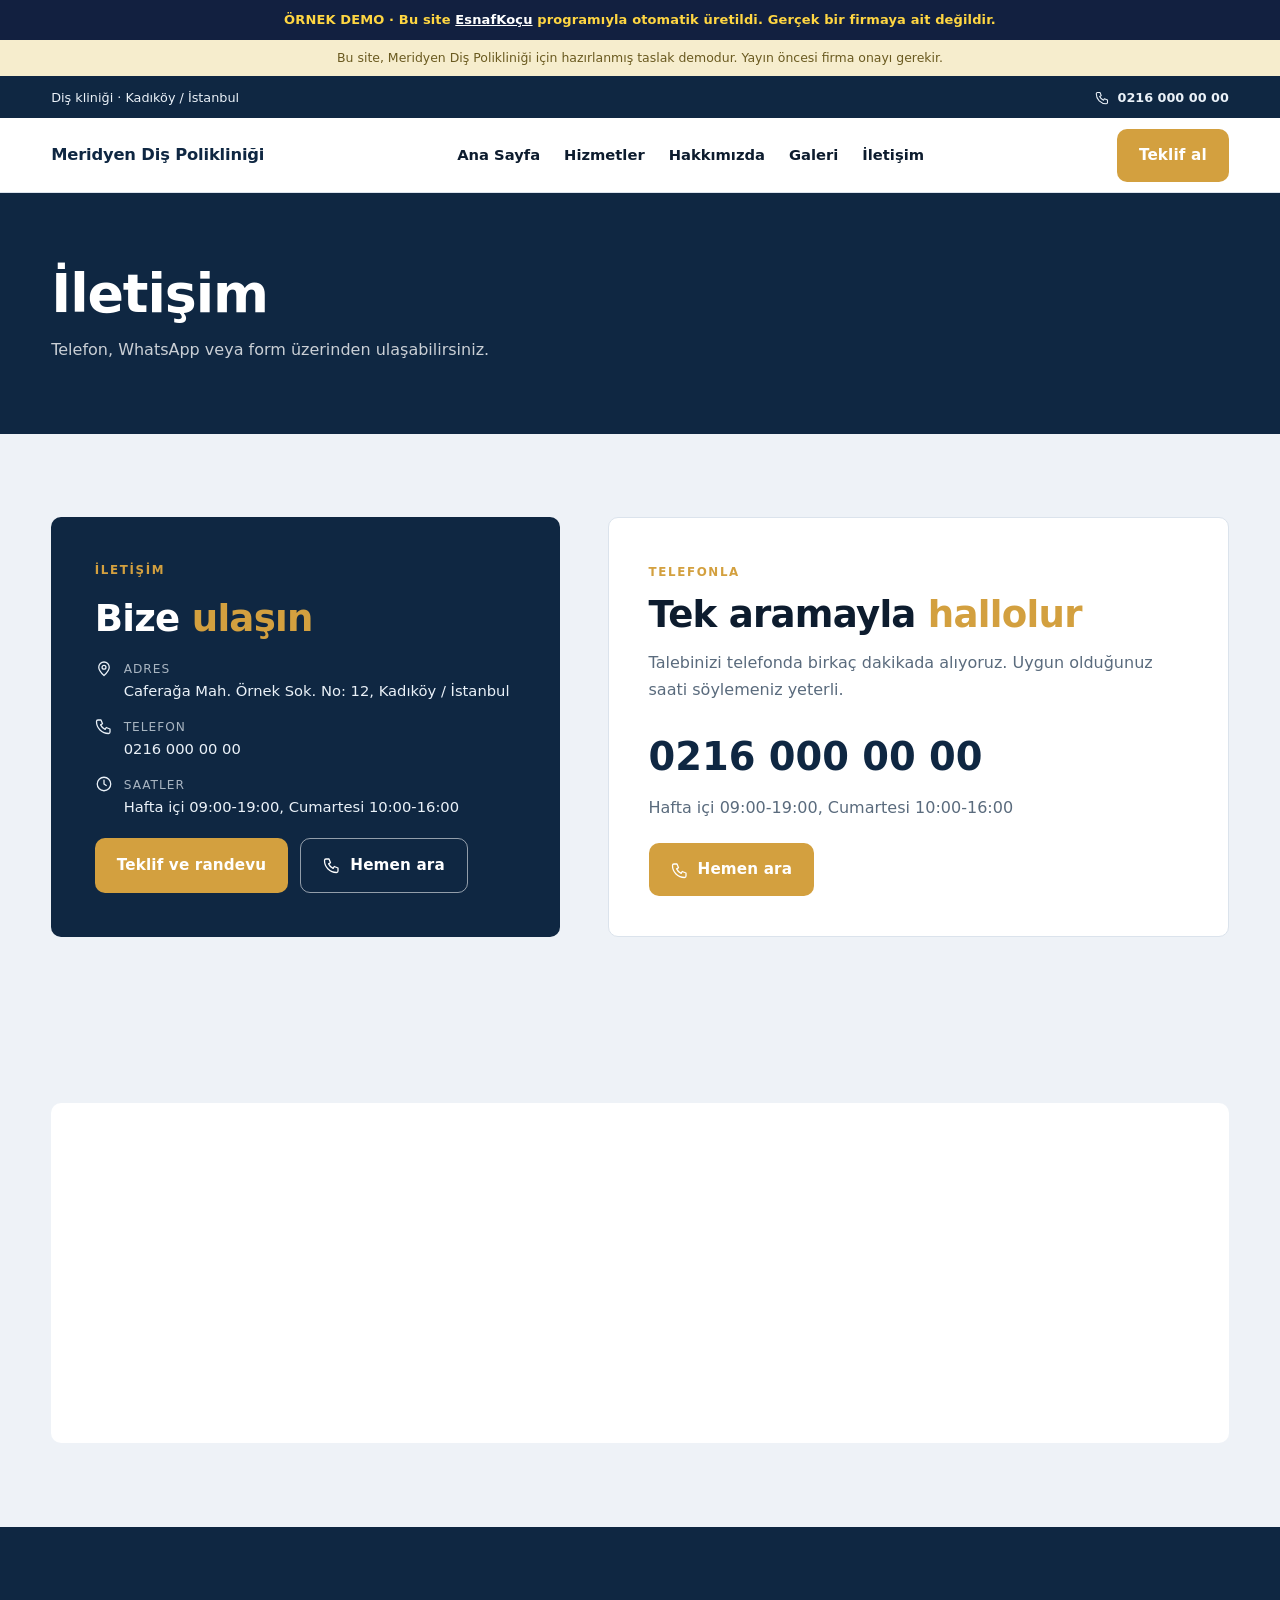
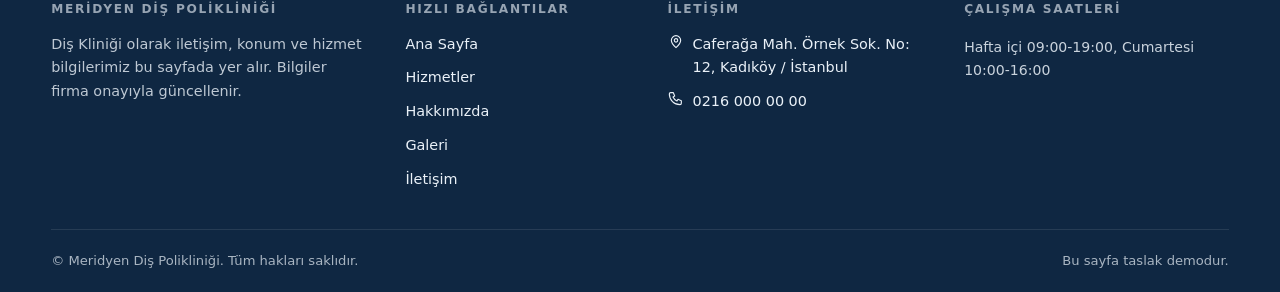
<file: ornek/iletisim.html>
<!doctype html><html lang="tr"><head><meta charset="utf-8"><meta name="viewport" content="width=device-width,initial-scale=1"><title>İletişim | Meridyen Diş Polikliniği</title><meta name="description" content="Meridyen Diş Polikliniği - Diş kliniği · Kadıköy / İstanbul · Telefon: 0216 000 00 00 · İletişim, konum, çalışma saatleri ve hizmet bilgileri."><meta name="robots" content="index,follow"><meta name="author" content="Meridyen Diş Polikliniği"><meta property="og:type" content="website"><meta property="og:title" content="İletişim | Meridyen Diş Polikliniği"><meta property="og:description" content="Meridyen Diş Polikliniği - Diş kliniği · Kadıköy / İstanbul · Telefon: 0216 000 00 00 · İletişim, konum, çalışma saatleri ve hizmet bilgileri."><meta property="og:locale" content="tr_TR"><meta property="og:site_name" content="Meridyen Diş Polikliniği"><meta name="twitter:card" content="summary_large_image"><meta name="twitter:title" content="İletişim | Meridyen Diş Polikliniği"><meta name="twitter:description" content="Meridyen Diş Polikliniği - Diş kliniği · Kadıköy / İstanbul · Telefon: 0216 000 00 00 · İletişim, konum, çalışma saatleri ve hizmet bilgileri."><style>:root{--primary:#0f2742;--accent:#d3a03f;--ink:#0d1c2e;--muted:#5a6b7d;--paper:#ffffff;--alt:#eef2f7;--surface:#ffffff;--line:#dbe3ec;--band:#0f2742;--band_ink:#eaf1f8;--hero_bg:#0f2742;--hero_ink:#ffffff;--r:10px;--caps:none;--hw:800;--hero_shape:#d9ab52;--hero-art:url("data:image/svg+xml,%3Csvg%20xmlns%3D%27http%3A%2F%2Fwww.w3.org%2F2000%2Fsvg%27%20viewBox%3D%270%200%201200%20900%27%20preserveAspectRatio%3D%27xMidYMid%20slice%27%3E%3Crect%20width%3D%271200%27%20height%3D%27900%27%20fill%3D%27%230f2742%27%2F%3E%3Ccircle%20cx%3D%27430%27%20cy%3D%27250%27%20r%3D%27300%27%20fill%3D%27%23d9ab52%27%20opacity%3D%270.21%27%2F%3E%3Cpath%20d%3D%27M300%20640c0-150%2090-250%20200-250s200%20100%20200%20250c0%2090-60%20150-110%20150s-60-70-90-70-40%2070-90%2070-110-60-110-150z%27%20fill%3D%27%23d9ab52%27%20opacity%3D%270.75%27%2F%3E%3Ccircle%20cx%3D%27700%27%20cy%3D%27210%27%20r%3D%2790%27%20fill%3D%27%23d9ab52%27%20opacity%3D%270.42%27%2F%3E%3C%2Fsvg%3E");--art-a:url("data:image/svg+xml,%3Csvg%20xmlns%3D%27http%3A%2F%2Fwww.w3.org%2F2000%2Fsvg%27%20viewBox%3D%270%200%201200%20900%27%20preserveAspectRatio%3D%27xMidYMid%20slice%27%3E%3Crect%20width%3D%271200%27%20height%3D%27900%27%20fill%3D%27%23eef2f7%27%2F%3E%3Ccircle%20cx%3D%27430%27%20cy%3D%27250%27%20r%3D%27300%27%20fill%3D%27%230f2742%27%20opacity%3D%270.24%27%2F%3E%3Cpath%20d%3D%27M300%20640c0-150%2090-250%20200-250s200%20100%20200%20250c0%2090-60%20150-110%20150s-60-70-90-70-40%2070-90%2070-110-60-110-150z%27%20fill%3D%27%230f2742%27%20opacity%3D%270.85%27%2F%3E%3Ccircle%20cx%3D%27700%27%20cy%3D%27210%27%20r%3D%2790%27%20fill%3D%27%230f2742%27%20opacity%3D%270.48%27%2F%3E%3C%2Fsvg%3E");--art-b:url("data:image/svg+xml,%3Csvg%20xmlns%3D%27http%3A%2F%2Fwww.w3.org%2F2000%2Fsvg%27%20viewBox%3D%270%200%201200%20900%27%20preserveAspectRatio%3D%27xMidYMid%20slice%27%3E%3Crect%20width%3D%271200%27%20height%3D%27900%27%20fill%3D%27%23eef2f7%27%2F%3E%3Cg%20transform%3D%27rotate%28-14%20600%20450%29%20translate%28-160%2060%29%20scale%281.25%29%27%20transform-origin%3D%27600%20450%27%3E%3Ccircle%20cx%3D%27430%27%20cy%3D%27250%27%20r%3D%27300%27%20fill%3D%27%23d3a03f%27%20opacity%3D%270.21%27%2F%3E%3Cpath%20d%3D%27M300%20640c0-150%2090-250%20200-250s200%20100%20200%20250c0%2090-60%20150-110%20150s-60-70-90-70-40%2070-90%2070-110-60-110-150z%27%20fill%3D%27%23d3a03f%27%20opacity%3D%270.75%27%2F%3E%3Ccircle%20cx%3D%27700%27%20cy%3D%27210%27%20r%3D%2790%27%20fill%3D%27%23d3a03f%27%20opacity%3D%270.42%27%2F%3E%3C%2Fg%3E%3C%2Fsvg%3E");--art-c:url("data:image/svg+xml,%3Csvg%20xmlns%3D%27http%3A%2F%2Fwww.w3.org%2F2000%2Fsvg%27%20viewBox%3D%270%200%201200%20900%27%20preserveAspectRatio%3D%27xMidYMid%20slice%27%3E%3Crect%20width%3D%271200%27%20height%3D%27900%27%20fill%3D%27%23eef2f7%27%2F%3E%3Cg%20transform%3D%27rotate%2812%20600%20450%29%20translate%28190%20-70%29%20scale%280.82%29%27%20transform-origin%3D%27600%20450%27%3E%3Ccircle%20cx%3D%27430%27%20cy%3D%27250%27%20r%3D%27300%27%20fill%3D%27%230f2742%27%20opacity%3D%270.17%27%2F%3E%3Cpath%20d%3D%27M300%20640c0-150%2090-250%20200-250s200%20100%20200%20250c0%2090-60%20150-110%20150s-60-70-90-70-40%2070-90%2070-110-60-110-150z%27%20fill%3D%27%230f2742%27%20opacity%3D%270.60%27%2F%3E%3Ccircle%20cx%3D%27700%27%20cy%3D%27210%27%20r%3D%2790%27%20fill%3D%27%230f2742%27%20opacity%3D%270.34%27%2F%3E%3C%2Fg%3E%3C%2Fsvg%3E");--art-d:url("data:image/svg+xml,%3Csvg%20xmlns%3D%27http%3A%2F%2Fwww.w3.org%2F2000%2Fsvg%27%20viewBox%3D%270%200%201200%20900%27%20preserveAspectRatio%3D%27xMidYMid%20slice%27%3E%3Crect%20width%3D%271200%27%20height%3D%27900%27%20fill%3D%27%23eef2f7%27%2F%3E%3Cg%20transform%3D%27rotate%2826%20600%20450%29%20translate%28-70%20-130%29%20scale%281.45%29%27%20transform-origin%3D%27600%20450%27%3E%3Ccircle%20cx%3D%27430%27%20cy%3D%27250%27%20r%3D%27300%27%20fill%3D%27%23d3a03f%27%20opacity%3D%270.27%27%2F%3E%3Cpath%20d%3D%27M300%20640c0-150%2090-250%20200-250s200%20100%20200%20250c0%2090-60%20150-110%20150s-60-70-90-70-40%2070-90%2070-110-60-110-150z%27%20fill%3D%27%23d3a03f%27%20opacity%3D%270.90%27%2F%3E%3Ccircle%20cx%3D%27700%27%20cy%3D%27210%27%20r%3D%2790%27%20fill%3D%27%23d3a03f%27%20opacity%3D%270.53%27%2F%3E%3C%2Fg%3E%3C%2Fsvg%3E")}
*{box-sizing:border-box}
html{scroll-behavior:smooth}
body{margin:0;background:var(--paper);color:var(--ink);font:16px/1.65 ui-sans-serif,system-ui,-apple-system,"Segoe UI",Roboto,sans-serif;-webkit-font-smoothing:antialiased}
a{color:inherit;text-decoration:none}
img{max-width:100%;display:block}
.wrap{width:min(1180px,92vw);margin:0 auto}
h1,h2,h3{margin:0;line-height:1.14;font-weight:var(--hw);letter-spacing:-.02em;text-transform:var(--caps)}
h1{font-size:clamp(2.1rem,4.2vw,3.4rem)}
h2{font-size:clamp(1.55rem,2.9vw,2.4rem)}
h3{font-size:1.05rem;letter-spacing:0;text-transform:none}
p{margin:0}
.ico{flex:none}
.eyebrow{display:inline-block;font-size:.74rem;font-weight:800;letter-spacing:.14em;text-transform:uppercase;color:var(--accent)}
.hi{color:var(--accent)}
.lead{color:var(--muted);max-width:62ch}
section{padding:clamp(54px,6.5vw,92px) 0}
.section-head{display:flex;flex-direction:column;gap:12px;margin-bottom:36px}
.btn{display:inline-flex;align-items:center;gap:9px;padding:14px 22px;border-radius:var(--r);background:var(--accent);color:#fff;font-weight:750;font-size:.95rem;border:0;cursor:pointer;text-transform:var(--caps);letter-spacing:.01em}
.btn.dark{background:var(--primary);color:#fff}
.btn.wa{background:#1f9d55;color:#fff}
.btn.ghost{background:transparent;color:var(--primary);border:1.6px solid var(--primary)}
.btn.on-dark{background:#fff;color:var(--primary)}
.btn.ghost-light{background:transparent;color:#fff;border:1.6px solid rgba(255,255,255,.55)}
.actions{display:flex;flex-wrap:wrap;gap:12px}
.notice{background:#f6edcd;color:#6a5a20;text-align:center;font-size:.78rem;padding:8px 16px}
.topbar{background:var(--band);color:var(--band_ink);font-size:.8rem}
.topbar .wrap{display:flex;justify-content:space-between;align-items:center;gap:16px;min-height:42px;flex-wrap:wrap}
.topbar a{display:inline-flex;align-items:center;gap:7px;font-weight:700}
header.site{position:sticky;top:0;z-index:50;background:var(--surface);border-bottom:1px solid var(--line)}
header.site .wrap{display:flex;align-items:center;justify-content:space-between;gap:20px;min-height:74px}
.brand{display:flex;align-items:center;gap:10px;font-weight:850;font-size:1.02rem;color:var(--primary);letter-spacing:-.01em}
.brand img{max-height:36px;max-width:150px;object-fit:contain}
.menu{display:flex;gap:24px;font-size:.92rem;font-weight:650}
.menu a:hover{color:var(--accent)}
.hero{position:relative;background:var(--hero_bg);color:var(--hero_ink);overflow:hidden;padding:0}
.hero-media{position:absolute;inset:0;background:var(--hero-art) center/cover no-repeat}
.hero-media.photo{background-size:cover;background-position:center}
.hero-scrim{position:absolute;inset:0;background:linear-gradient(94deg,var(--hero_bg) 0%,var(--hero_bg) 32%,rgba(8,14,22,.66) 58%,rgba(8,14,22,.3) 100%)}
.hero .wrap{position:relative;z-index:2;padding:clamp(62px,7.5vw,112px) 0}
.hero-inner{max-width:640px;display:flex;flex-direction:column;gap:20px}
.hero h1{color:#fff}
.hero p{color:rgba(255,255,255,.86);max-width:52ch}
.hero-tag{display:inline-flex;align-items:center;gap:8px;font-size:.82rem;color:rgba(255,255,255,.9);background:rgba(255,255,255,.12);border:1px solid rgba(255,255,255,.22);padding:8px 14px;border-radius:999px;width:fit-content}
.strip{background:var(--band);color:var(--band_ink)}
.strip .wrap{display:grid;grid-template-columns:repeat(4,1fr);gap:26px;padding:26px 0}
.strip .item{display:flex;gap:12px;align-items:flex-start}
.strip strong{display:block;font-size:.92rem}
.strip span{font-size:.8rem;opacity:.75}
.about{background:var(--paper)}
.about .wrap{display:grid;grid-template-columns:.95fr 1.05fr;gap:clamp(28px,4vw,62px);align-items:center}
.frame{position:relative;border-radius:var(--r);overflow:hidden;background:var(--alt) var(--art-a) center/cover no-repeat;min-height:390px;background-size:cover;background-position:center}
.frame img,.svc .shot img,.mosaic .tile img{position:absolute;inset:0;width:100%;height:100%;object-fit:cover}
.hero-photo{position:absolute;inset:0;width:100%;height:100%;object-fit:cover;z-index:0}
.svc .shot{position:relative;overflow:hidden}
.mosaic .tile{position:relative;overflow:hidden}
.logo-mark{max-height:36px;max-width:150px;object-fit:contain}
.about-body{display:flex;flex-direction:column;gap:16px}
.mini{display:grid;grid-template-columns:1fr 1fr;gap:14px;margin-top:4px}
.mini > div{display:flex;gap:10px;align-items:flex-start;font-size:.9rem}
.mini strong{display:block}
.mini span{color:var(--muted);font-size:.84rem}
.why{background:var(--alt)}
.cards4{display:grid;grid-template-columns:repeat(4,1fr);gap:18px}
.card{background:var(--surface);border:1px solid var(--line);border-radius:var(--r);padding:26px;display:flex;flex-direction:column;gap:10px}
.card .badge{width:44px;height:44px;border-radius:var(--r);display:grid;place-items:center;background:var(--alt);color:var(--accent)}
.card p{color:var(--muted);font-size:.9rem}
.services{background:var(--paper)}
.cards3{display:grid;grid-template-columns:repeat(3,1fr);gap:20px}
.svc{background:var(--surface);border:1px solid var(--line);border-radius:var(--r);overflow:hidden;display:flex;flex-direction:column}
.svc .shot{height:186px;background:var(--alt);background-size:cover;background-position:center}
.svc .shot.v0{background-image:var(--art-a)}
.svc .shot.v1{background-image:var(--art-b)}
.svc .shot.v2{background-image:var(--art-c)}
.svc .shot.v3{background-image:var(--art-d)}
.svc .body{padding:22px;display:flex;flex-direction:column;gap:9px;flex:1}
.svc p{color:var(--muted);font-size:.89rem;flex:1}
.svc .more{display:inline-flex;align-items:center;gap:7px;color:var(--accent);font-weight:750;font-size:.86rem}
.emergency{background:var(--accent);color:#fff;padding:0}
.emergency .wrap{display:flex;align-items:center;justify-content:space-between;gap:20px;padding:24px 0;flex-wrap:wrap}
.emergency .msg{display:flex;gap:14px;align-items:center}
.emergency strong{display:block;font-size:1.05rem}
.emergency span{opacity:.92;font-size:.88rem}
.area{background:var(--alt)}
.area .wrap{display:grid;grid-template-columns:.85fr 1.15fr;gap:clamp(26px,4vw,56px);align-items:center}
.area iframe{width:100%;min-height:340px;border:0;border-radius:var(--r);background:var(--surface)}
.area ul{list-style:none;margin:18px 0 0;padding:0;display:grid;grid-template-columns:1fr 1fr;gap:10px}
.area li{display:flex;gap:9px;align-items:center;font-size:.9rem;color:var(--muted)}
.works{background:var(--paper)}
.mosaic{display:grid;grid-template-columns:repeat(4,1fr);grid-auto-rows:170px;gap:14px}
.mosaic .tile{border-radius:var(--r);background:var(--alt);background-size:cover;background-position:center}
.mosaic .tile.v1{background-image:var(--art-b)}
.mosaic .tile.v2{background-image:var(--art-c)}
.mosaic .tile.v3{background-image:var(--art-d)}
.mosaic .tile.v0{background-image:var(--art-a)}
.mosaic .tile.big{grid-column:span 2;grid-row:span 2}
.mosaic .tile.tall{grid-row:span 2}
.reputation{background:var(--band);color:var(--band_ink)}
.rep-grid{display:grid;grid-template-columns:1.1fr .9fr;gap:clamp(26px,4vw,56px);align-items:center}
.reputation h2{color:#fff}
.score{display:flex;align-items:center;gap:22px;background:rgba(255,255,255,.07);border:1px solid rgba(255,255,255,.16);border-radius:var(--r);padding:26px}
.score b{font-size:3rem;line-height:1;color:#fff}
.stars{display:flex;gap:3px;color:var(--hero_shape)}
.faq{background:var(--paper)}
.faq .wrap{display:grid;grid-template-columns:.8fr 1.2fr;gap:clamp(26px,4vw,56px);align-items:start}
details{border-bottom:1px solid var(--line)}
details summary{cursor:pointer;list-style:none;display:flex;justify-content:space-between;align-items:center;gap:16px;padding:17px 0;font-weight:750}
details summary::-webkit-details-marker{display:none}
details summary:after{content:"+";font-size:1.5rem;color:var(--accent);line-height:1}
details[open] summary:after{content:"–"}
details p{padding:0 0 18px;color:var(--muted);font-size:.93rem}
.contact{background:var(--alt)}
.contact .wrap{display:grid;grid-template-columns:.9fr 1.1fr;gap:clamp(24px,4vw,48px);align-items:stretch}
.contact-panel{background:var(--band);color:var(--band_ink);border-radius:var(--r);padding:clamp(28px,3.4vw,44px);display:flex;flex-direction:column;gap:18px;justify-content:center}
.contact-panel h2{color:#fff}
.contact-list{display:flex;flex-direction:column;gap:14px;font-size:.92rem}
.contact-list > div{display:flex;gap:11px;align-items:flex-start}
.contact-list span{display:block;opacity:.7;font-size:.76rem;text-transform:uppercase;letter-spacing:.08em}
.form-card{background:var(--surface);border:1px solid var(--line);border-radius:var(--r);padding:clamp(26px,3.2vw,40px)}
.lead-form{display:grid;grid-template-columns:1fr 1fr;gap:14px;margin-top:20px}
.lead-form input,.lead-form select,.lead-form textarea{width:100%;padding:14px 15px;border:1px solid var(--line);border-radius:var(--r);font:inherit;background:var(--paper);color:var(--ink)}
.lead-form textarea{grid-column:1/-1;min-height:110px;resize:vertical}
.lead-form button{grid-column:1/-1;justify-self:start}
.lead-note{grid-column:1/-1;font-size:.8rem;color:var(--muted)}
footer.site{background:var(--band);color:var(--band_ink);padding:clamp(48px,6vw,72px) 0 0}
.foot{display:grid;grid-template-columns:1.4fr 1fr 1.15fr 1.15fr;gap:32px}
.foot h4{margin:0 0 14px;font-size:.76rem;letter-spacing:.14em;text-transform:uppercase;opacity:.62}
.foot ul{list-style:none;margin:0;padding:0;display:flex;flex-direction:column;gap:10px;font-size:.9rem}
.foot li{display:flex;gap:9px;align-items:flex-start}
.foot p{font-size:.9rem;opacity:.8;max-width:34ch}
.foot .row{font-size:.88rem;padding:3px 0;opacity:.85}
.foot-bottom{margin-top:38px;border-top:1px solid rgba(255,255,255,.14);padding:20px 0;font-size:.82rem;opacity:.7;display:flex;justify-content:space-between;gap:14px;flex-wrap:wrap}
.page-hero{background:var(--band);color:var(--band_ink);padding:clamp(46px,5.5vw,80px) 0}
.page-hero h1{color:#fff}
.page-hero p{color:rgba(255,255,255,.78);margin-top:12px;max-width:60ch}
.callbar{position:fixed;left:0;right:0;bottom:0;z-index:80;display:none;gap:1px}
.callbar a{flex:1;padding:15px 8px;text-align:center;font-weight:750;background:var(--primary);color:#fff;font-size:.95rem}
.callbar a.wa{background:#1f9d55}
@media(max-width:1000px){
.strip .wrap{grid-template-columns:1fr 1fr}
.cards4{grid-template-columns:1fr 1fr}
.cards3{grid-template-columns:1fr 1fr}
.about .wrap,.area .wrap,.faq .wrap,.contact .wrap,.rep-grid{grid-template-columns:1fr}
.mosaic{grid-template-columns:1fr 1fr}
.foot{grid-template-columns:1fr 1fr}
}
@media(max-width:720px){
.menu{display:none}
header.site .wrap{min-height:64px;gap:12px}
header.site .btn{padding:10px 14px;font-size:.84rem;white-space:nowrap}
.brand{font-size:.92rem}
.strip .wrap{grid-template-columns:1fr;gap:16px}
.cards4,.cards3{grid-template-columns:1fr}
.mini,.area ul,.lead-form{grid-template-columns:1fr}
.mosaic{grid-template-columns:1fr;grid-auto-rows:200px}
.mosaic .tile.big,.mosaic .tile.tall{grid-column:span 1;grid-row:span 1}
.foot{grid-template-columns:1fr}
.hero-scrim{background:linear-gradient(180deg,rgba(8,14,22,.3),var(--hero_bg) 74%)}
.callbar{display:flex}
body{padding-bottom:56px}
}
</style><script type="application/ld+json">{"@context": "https://schema.org", "@type": "LocalBusiness", "name": "Meridyen Diş Polikliniği", "description": "Meridyen Diş Polikliniği - Diş kliniği · Kadıköy / İstanbul · Telefon: 0216 000 00 00 · İletişim, konum, çalışma saatleri ve hizmet bilgileri.", "telephone": "+902160000000", "address": {"@type": "PostalAddress", "streetAddress": "Caferağa Mah. Örnek Sok. No: 12", "addressLocality": "İstanbul", "addressCountry": "TR"}, "openingHours": "Hafta içi 09:00-19:00, Cumartesi 10:00-16:00"}</script></head><body class="style-navy"><div style="background:#122040;color:#ffd642;text-align:center;padding:10px 16px;font:600 13px/1.5 system-ui,sans-serif;letter-spacing:.01em">ÖRNEK DEMO &middot; Bu site <a href="https://esnafkocu.com" style="color:#fff;text-decoration:underline">EsnafKoçu</a> programıyla otomatik üretildi. Gerçek bir firmaya ait değildir.</div><div class="notice">Bu site, Meridyen Diş Polikliniği için hazırlanmış taslak demodur. Yayın öncesi firma onayı gerekir.</div><div class="topbar"><div class="wrap"><span>Diş kliniği · Kadıköy / İstanbul</span><a href="tel:+902160000000"><svg class='ico' width='15' height='15' viewBox='0 0 24 24' fill='none' stroke='currentColor' stroke-width='1.7' stroke-linecap='round' stroke-linejoin='round' aria-hidden='true'><path d='M4 4h4l2 5-2.5 1.5a12 12 0 0 0 6 6L15 14l5 2v4a2 2 0 0 1-2 2A16 16 0 0 1 2 6a2 2 0 0 1 2-2z'/></svg> 0216 000 00 00</a></div></div><header class="site"><div class="wrap"><a class="brand" href="index.html"><span>Meridyen Diş Polikliniği</span></a><nav class="menu" aria-label="Ana menü"><a href="index.html">Ana Sayfa</a><a href="hizmetler.html">Hizmetler</a><a href="hakkimizda.html">Hakkımızda</a><a href="galeri.html">Galeri</a><a href="iletisim.html" aria-current="page">İletişim</a></nav><a class="btn" href="iletisim.html#teklif">Teklif al</a></div></header><main id="icerik"><section class="page-hero"><div class="wrap"><h1>İletişim</h1><p>Telefon, WhatsApp veya form üzerinden ulaşabilirsiniz.</p></div></section><section class="contact" id="teklif"><div class="wrap"><div class="contact-panel"><span class="eyebrow">İletişim</span><h2>Bize <span class="hi">ulaşın</span></h2><div class="contact-list"><div><svg class='ico' width='18' height='18' viewBox='0 0 24 24' fill='none' stroke='currentColor' stroke-width='1.7' stroke-linecap='round' stroke-linejoin='round' aria-hidden='true'><path d='M12 22s7-6.2 7-11a7 7 0 1 0-14 0c0 4.8 7 11 7 11z'/><circle cx='12' cy='11' r='2.6'/></svg><div><span>Adres</span>Caferağa Mah. Örnek Sok. No: 12, Kadıköy / İstanbul</div></div><div><svg class='ico' width='18' height='18' viewBox='0 0 24 24' fill='none' stroke='currentColor' stroke-width='1.7' stroke-linecap='round' stroke-linejoin='round' aria-hidden='true'><path d='M4 4h4l2 5-2.5 1.5a12 12 0 0 0 6 6L15 14l5 2v4a2 2 0 0 1-2 2A16 16 0 0 1 2 6a2 2 0 0 1 2-2z'/></svg><div><span>Telefon</span><a href="tel:+902160000000">0216 000 00 00</a></div></div><div><svg class='ico' width='18' height='18' viewBox='0 0 24 24' fill='none' stroke='currentColor' stroke-width='1.7' stroke-linecap='round' stroke-linejoin='round' aria-hidden='true'><circle cx='12' cy='12' r='9'/><path d='M12 7v5l3 2'/></svg><div><span>Saatler</span>Hafta içi 09:00-19:00, Cumartesi 10:00-16:00</div></div></div><div class="actions"><a class="btn" href="iletisim.html#teklif">Teklif ve randevu</a><a class="btn ghost-light" href="tel:+902160000000"><svg class='ico' width='18' height='18' viewBox='0 0 24 24' fill='none' stroke='currentColor' stroke-width='1.7' stroke-linecap='round' stroke-linejoin='round' aria-hidden='true'><path d='M4 4h4l2 5-2.5 1.5a12 12 0 0 0 6 6L15 14l5 2v4a2 2 0 0 1-2 2A16 16 0 0 1 2 6a2 2 0 0 1 2-2z'/></svg> Hemen ara</a></div></div><div class="form-card"><span class="eyebrow">Telefonla</span><h2 style="margin-top:10px">Tek aramayla <span class="hi">hallolur</span></h2><p class="lead" style="margin-top:14px">Talebinizi telefonda birkaç dakikada alıyoruz. Uygun olduğunuz saati söylemeniz yeterli.</p><p style="font-size:clamp(1.7rem,3vw,2.4rem);font-weight:850;color:var(--primary);margin:22px 0 6px">0216 000 00 00</p><p class="lead" style="margin-bottom:22px">Hafta içi 09:00-19:00, Cumartesi 10:00-16:00</p><a class="btn" href="tel:+902160000000"><svg class='ico' width='18' height='18' viewBox='0 0 24 24' fill='none' stroke='currentColor' stroke-width='1.7' stroke-linecap='round' stroke-linejoin='round' aria-hidden='true'><path d='M4 4h4l2 5-2.5 1.5a12 12 0 0 0 6 6L15 14l5 2v4a2 2 0 0 1-2 2A16 16 0 0 1 2 6a2 2 0 0 1 2-2z'/></svg> Hemen ara</a></div></div></section><section class="area"><div class="wrap" style="grid-template-columns:1fr"><iframe title="Konum haritası" src="https://www.google.com/maps?q=Meridyen+Di%C5%9F+Poliklini%C4%9Fi+Cafera%C4%9Fa+Mah.+%C3%96rnek+Sok.+No%3A+12%2C+Kad%C4%B1k%C3%B6y+%2F+%C4%B0stanbul&amp;output=embed" loading="lazy"></iframe></div></section></main><footer class="site"><div class="wrap"><div class="foot"><div><h4>Meridyen Diş Polikliniği</h4><p>Diş Kliniği olarak iletişim, konum ve hizmet bilgilerimiz bu sayfada yer alır. Bilgiler firma onayıyla güncellenir.</p></div><div><h4>Hızlı bağlantılar</h4><ul><li><a href="index.html">Ana Sayfa</a></li><li><a href="hizmetler.html">Hizmetler</a></li><li><a href="hakkimizda.html">Hakkımızda</a></li><li><a href="galeri.html">Galeri</a></li><li><a href="iletisim.html">İletişim</a></li></ul></div><div><h4>İletişim</h4><ul><li><svg class='ico' width='16' height='16' viewBox='0 0 24 24' fill='none' stroke='currentColor' stroke-width='1.7' stroke-linecap='round' stroke-linejoin='round' aria-hidden='true'><path d='M12 22s7-6.2 7-11a7 7 0 1 0-14 0c0 4.8 7 11 7 11z'/><circle cx='12' cy='11' r='2.6'/></svg><span>Caferağa Mah. Örnek Sok. No: 12, Kadıköy / İstanbul</span></li><li><svg class='ico' width='16' height='16' viewBox='0 0 24 24' fill='none' stroke='currentColor' stroke-width='1.7' stroke-linecap='round' stroke-linejoin='round' aria-hidden='true'><path d='M4 4h4l2 5-2.5 1.5a12 12 0 0 0 6 6L15 14l5 2v4a2 2 0 0 1-2 2A16 16 0 0 1 2 6a2 2 0 0 1 2-2z'/></svg><a href="tel:+902160000000">0216 000 00 00</a></li></ul></div><div><h4>Çalışma saatleri</h4><div class="row">Hafta içi 09:00-19:00, Cumartesi 10:00-16:00</div></div></div><div class="foot-bottom"><span>© Meridyen Diş Polikliniği. Tüm hakları saklıdır.</span><span>Bu sayfa taslak demodur.</span></div></div></footer><div class="callbar"><a href="tel:+902160000000">Hemen ara</a></div></body></html>
</file>
<file: legal.css>
:root{
  --bg:#0a0f1c; --bg-2:#0e1526;
  --gold:#ffd642; --gold-2:#e8c451;
  --text:#e9eef7; --dim:#98a6bd; --faint:#65728a;
  --line:rgba(255,255,255,.09); --line-2:rgba(255,214,66,.26);
  --serif:'Fraunces',Georgia,serif;
  --sans:'Inter','Helvetica Neue',Helvetica,Arial,sans-serif;
  --mono:'JetBrains Mono',ui-monospace,Menlo,Consolas,monospace;
}
*{box-sizing:border-box}
body{margin:0;background:var(--bg);color:var(--text);
  font:400 17px/1.75 var(--sans);-webkit-font-smoothing:antialiased}
a{color:var(--gold-2)}
.wrap{width:min(100% - 44px, 760px);margin-inline:auto}

.top{border-bottom:1px solid var(--line);padding:20px 0}
.top .wrap{display:flex;align-items:center;justify-content:space-between;gap:20px}
.brand{font:700 17px/1 var(--serif);color:#fff;text-decoration:none;letter-spacing:-.01em}
.brand span{color:var(--gold)}
.back{font:700 11.5px/1 var(--mono);letter-spacing:.14em;text-transform:uppercase;
  color:var(--faint);text-decoration:none}
.back:hover{color:var(--gold)}

header.page{padding:56px 0 32px;border-bottom:1px solid var(--line)}
.label{font:700 11.5px/1 var(--mono);letter-spacing:.2em;text-transform:uppercase;
  color:var(--gold);display:block;margin-bottom:16px}
h1{font:700 clamp(28px,4.4vw,40px)/1.16 var(--serif);margin:0;letter-spacing:-.015em;text-wrap:balance}
.updated{font:500 13px/1.6 var(--mono);color:var(--faint);margin-top:16px}

main{padding:44px 0 80px}
h2{font:700 20px/1.3 var(--sans);margin:44px 0 12px;color:#fff;letter-spacing:-.008em}
h2:first-child{margin-top:0}
h3{font:600 17px/1.4 var(--sans);margin:26px 0 8px;color:#fff}
p{margin:0 0 16px;color:var(--dim)}
strong{color:#fff;font-weight:600}
ul,ol{margin:0 0 18px;padding-left:22px;color:var(--dim)}
li{margin-bottom:9px}

.fill{color:var(--gold);background:rgba(255,214,66,.09);
  border:1px dashed var(--line-2);border-radius:5px;padding:1px 7px;
  font:600 14px/1.5 var(--mono)}

.box{border:1px solid var(--line-2);border-radius:14px;padding:22px 24px;
  background:rgba(255,214,66,.05);margin:26px 0}
.box p:last-child{margin-bottom:0}
.box .k{font:700 11px/1 var(--mono);letter-spacing:.18em;text-transform:uppercase;
  color:var(--gold);display:block;margin-bottom:10px}

table{width:100%;border-collapse:collapse;margin:18px 0;font-size:15.5px}
th,td{text-align:left;padding:12px 14px;border-bottom:1px solid var(--line);
  vertical-align:top;color:var(--dim)}
th{width:38%;color:#fff;font-weight:600}

footer{border-top:1px solid var(--line);padding:34px 0 40px;
  font:500 13px/1.9 var(--mono);color:var(--faint);text-align:center}
footer a{color:var(--gold-2);text-decoration:none;margin:0 8px;white-space:nowrap}
footer a:hover{text-decoration:underline}

@media (max-width:640px){
  body{font-size:16px}
  th,td{display:block;width:100%;border-bottom:0;padding:6px 0}
  th{padding-top:14px}
  td{border-bottom:1px solid var(--line);padding-bottom:14px}
}
</file>
